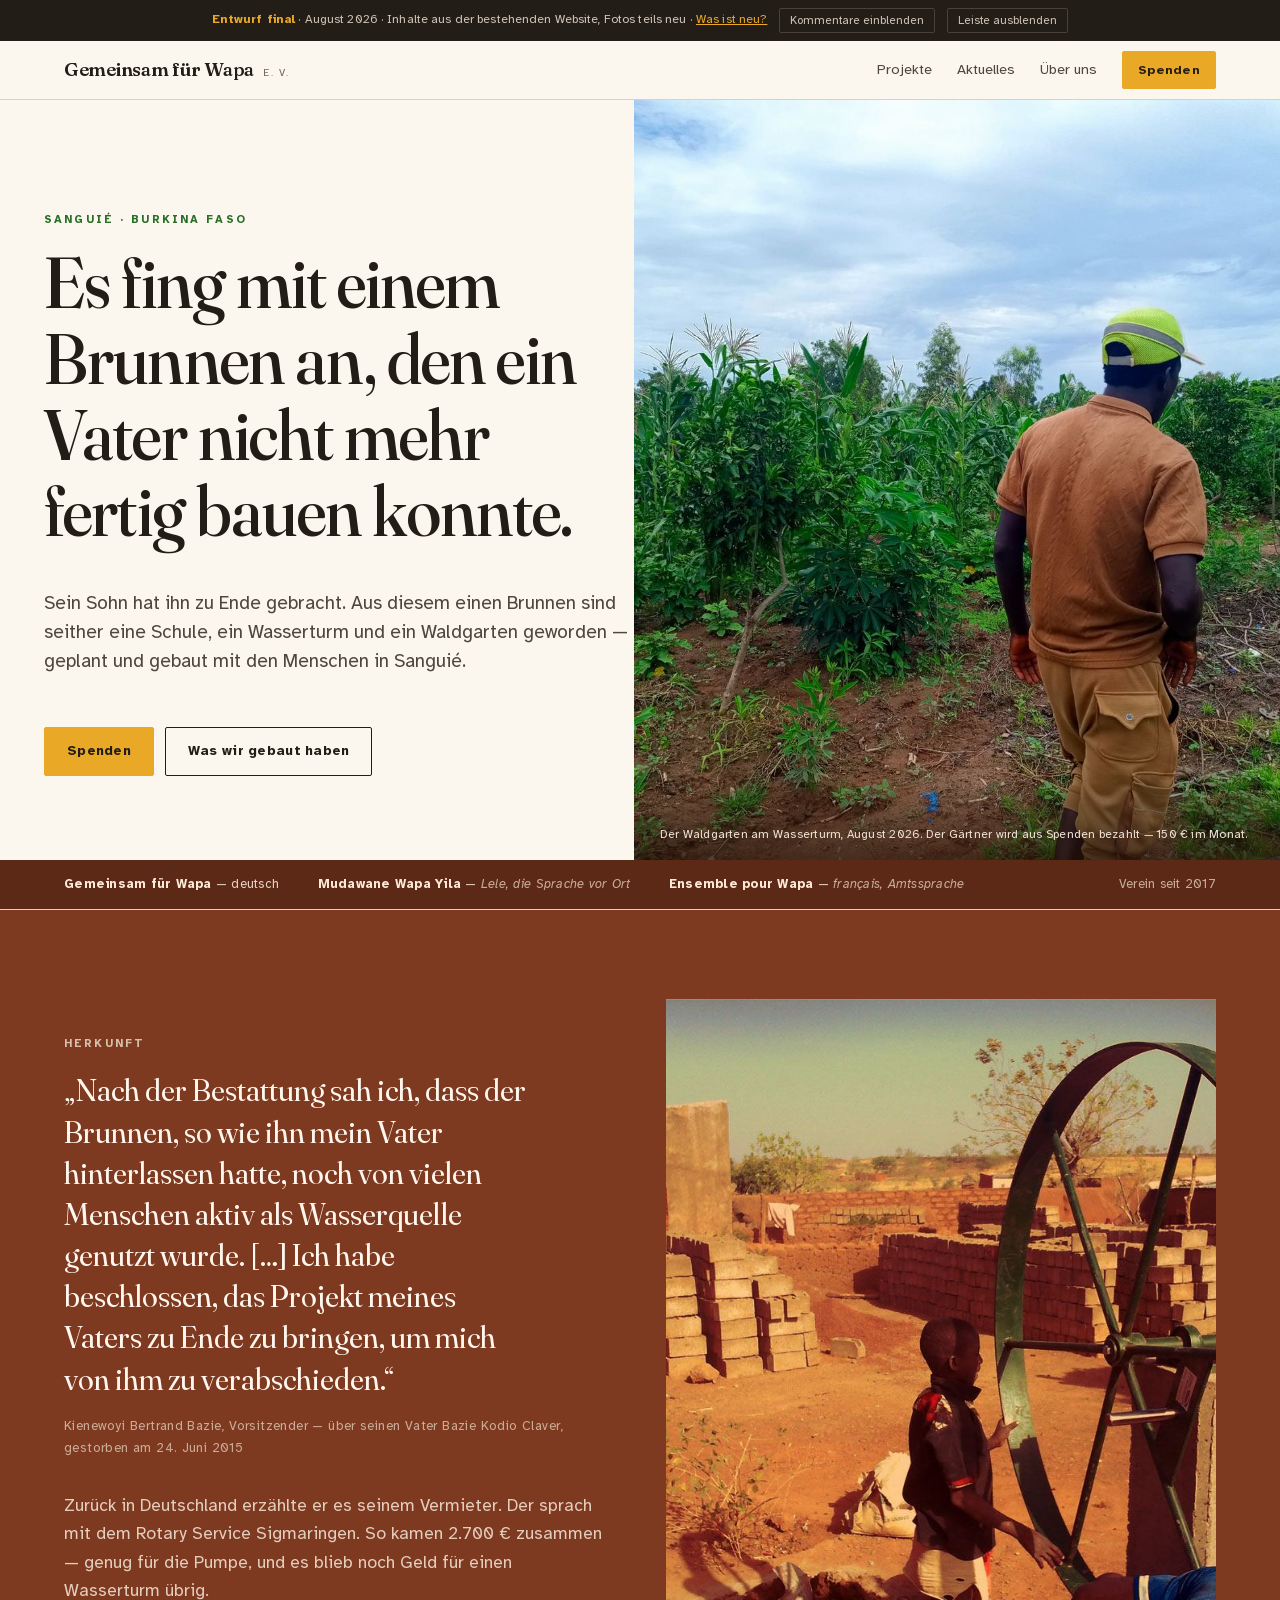
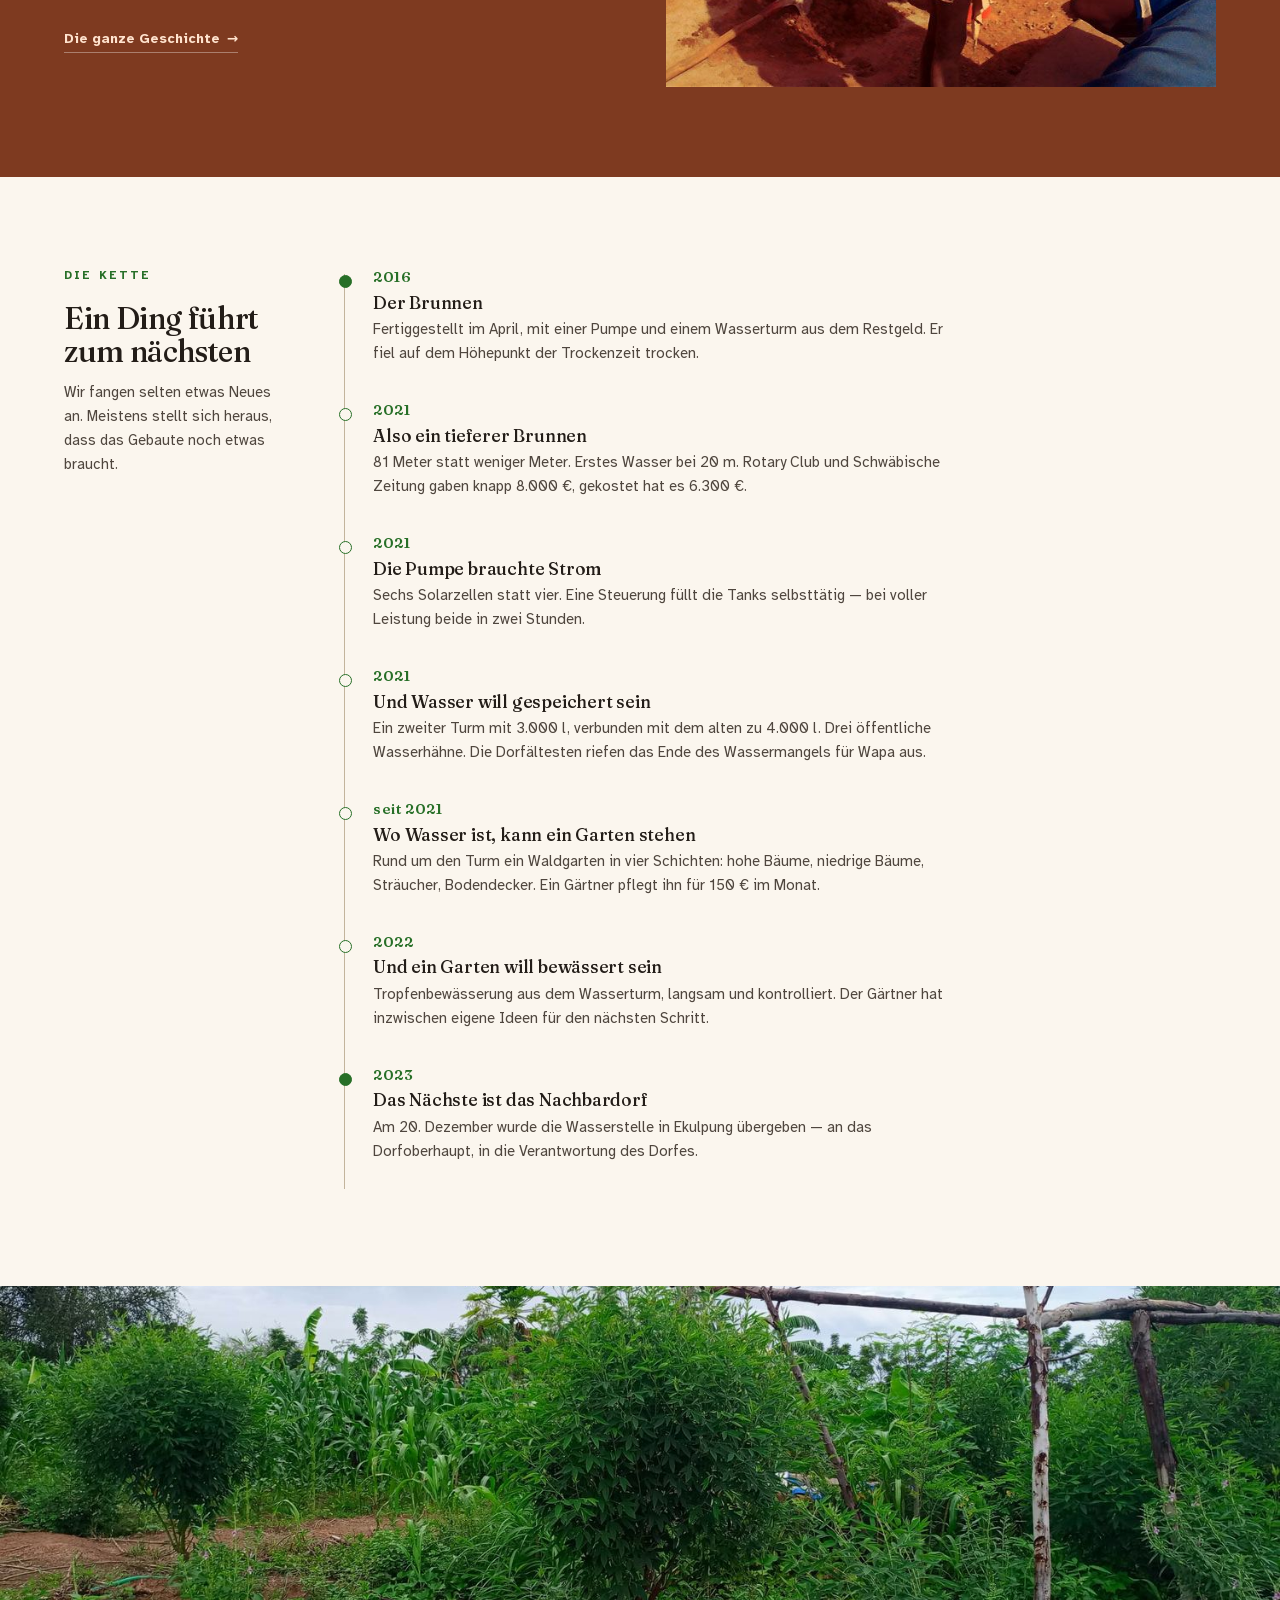
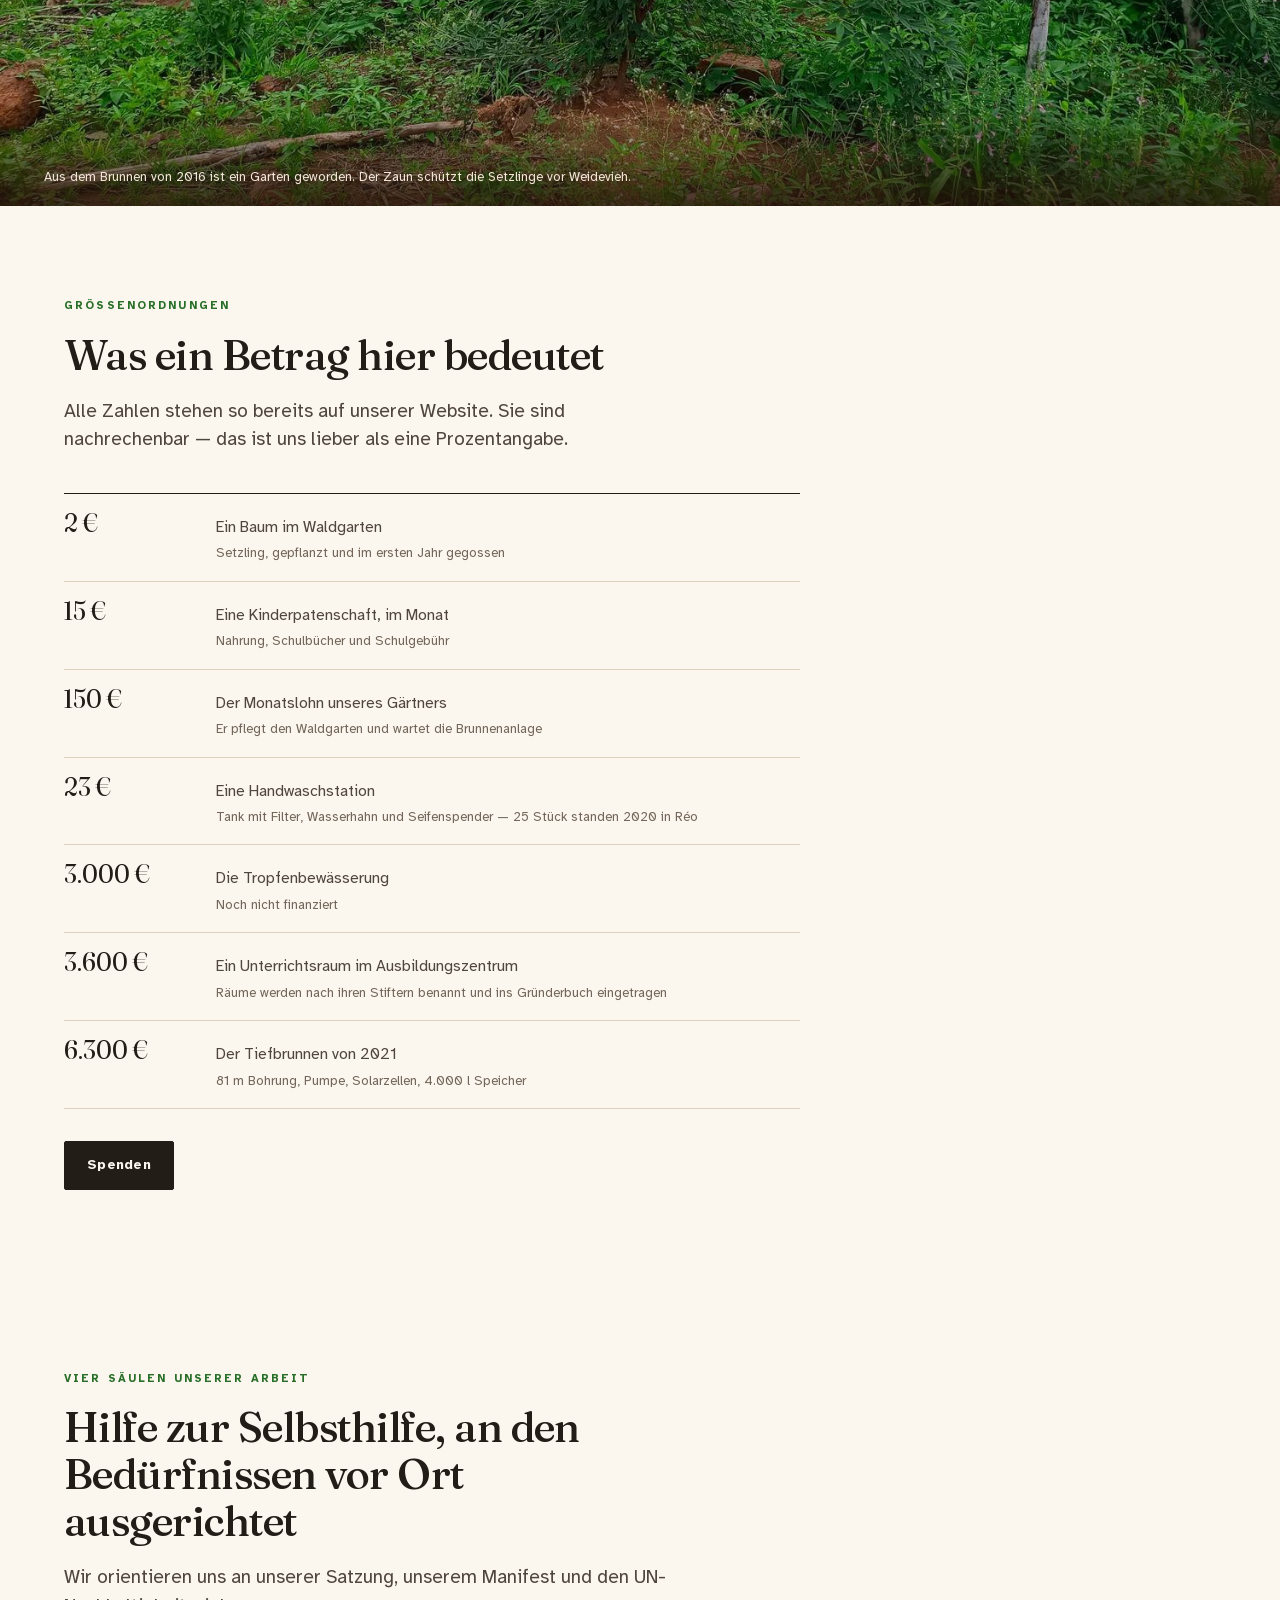
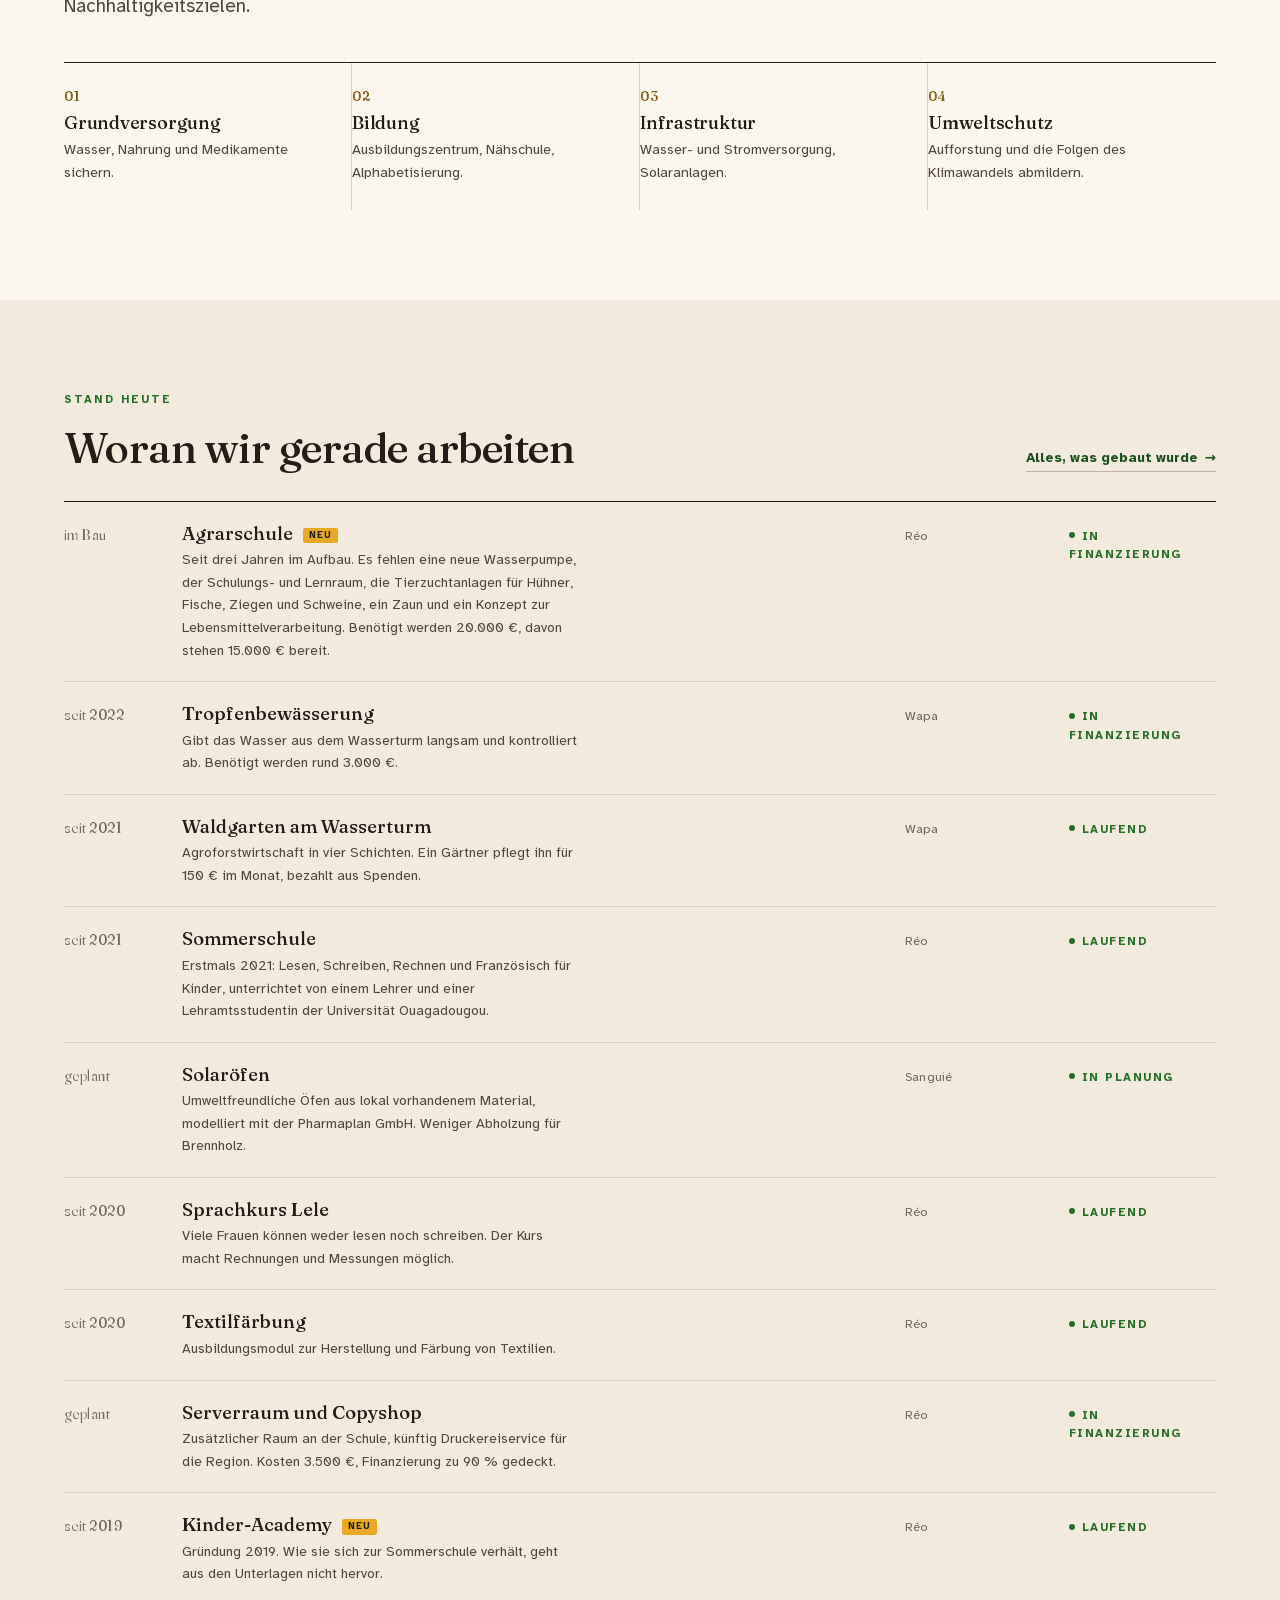
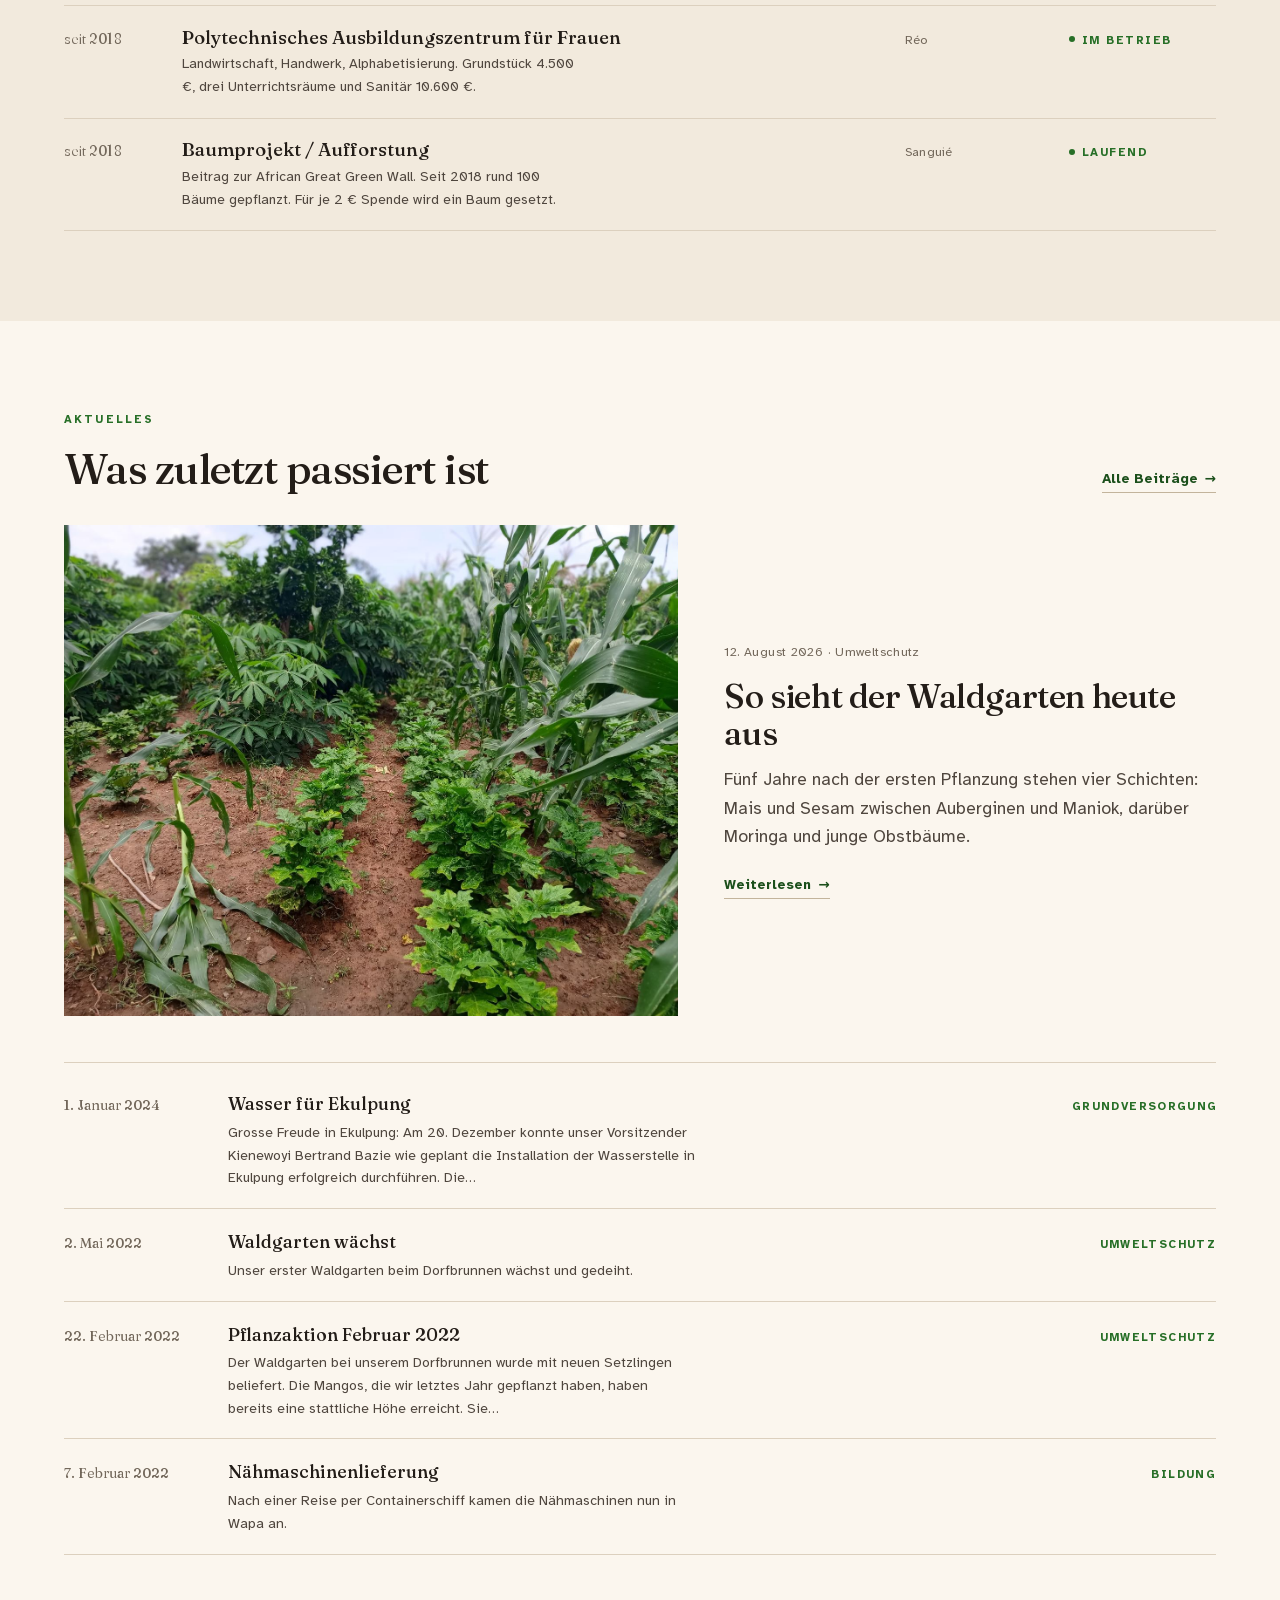
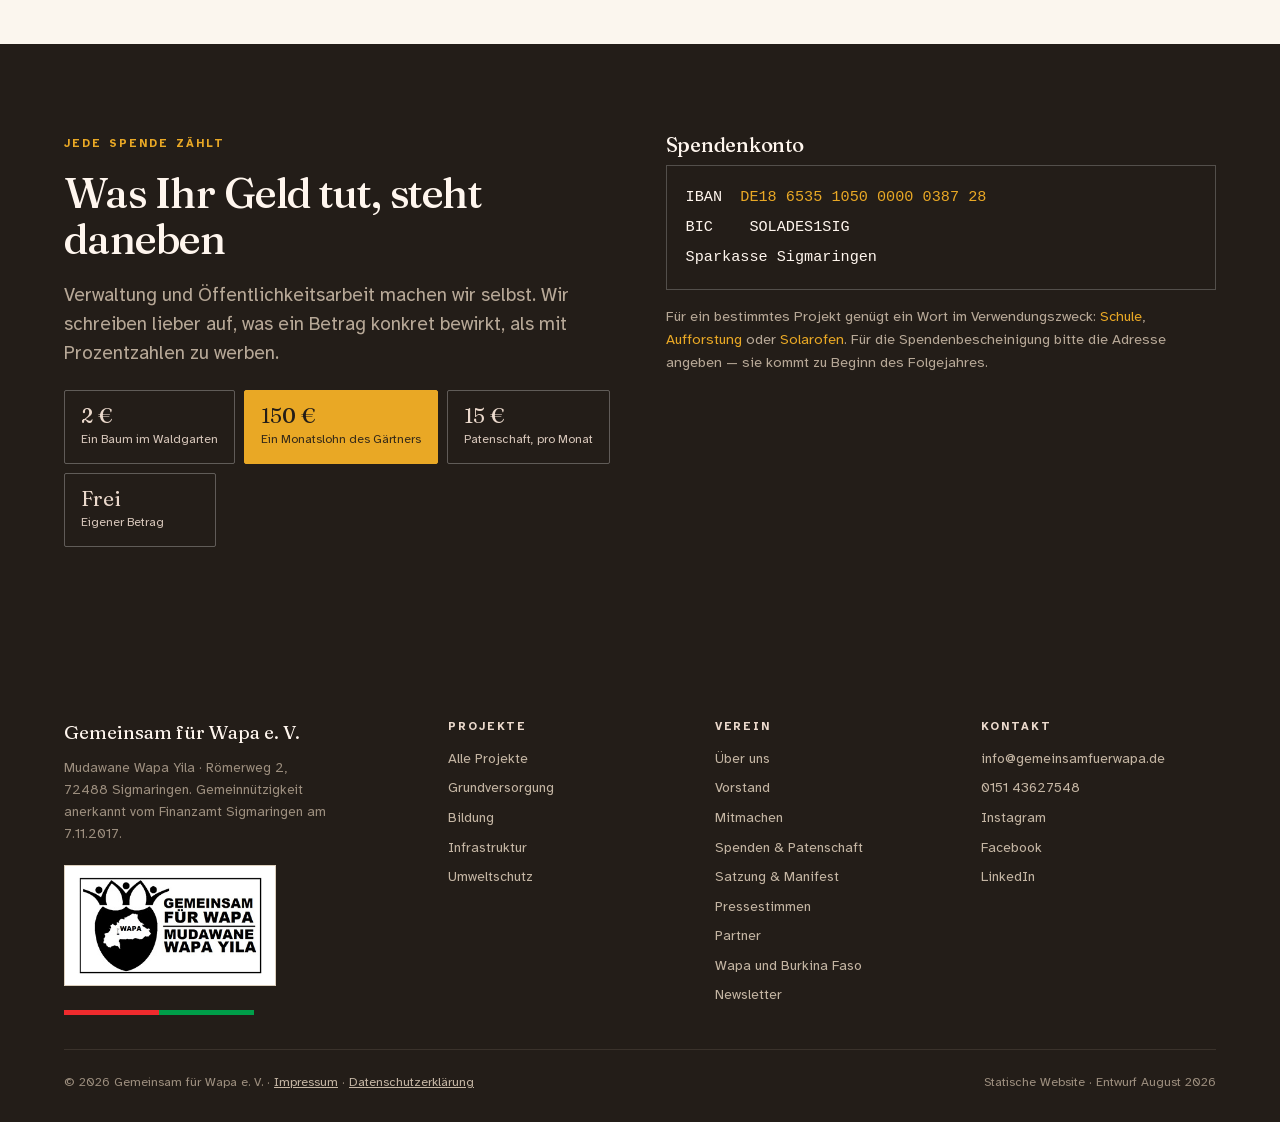
<file: index.html>
<!DOCTYPE html>
<html lang="de">
<head>
<meta charset="utf-8">
<meta name="robots" content="noindex, nofollow">
<meta name="viewport" content="width=device-width, initial-scale=1">
<title>Gemeinsam für Wapa — Website-Entwurf</title>
<meta name="description" content="Entwurf für die neue Website von Gemeinsam für Wapa e. V. Aus einem Brunnen in Burkina Faso sind eine Schule, ein Wasserturm und ein Waldgarten geworden.">
<meta name="author" content="Gemeinsam für Wapa e. V.">
<!-- Vorschau beim Teilen in Messengern und E-Mail -->
<link rel="canonical" href="https://marksmagister.github.io/wapa-website-entwurf/">
<meta property="og:url" content="https://marksmagister.github.io/wapa-website-entwurf/">
<meta property="og:type" content="website">
<meta property="og:locale" content="de_DE">
<meta property="og:title" content="Gemeinsam für Wapa — Website-Entwurf">
<meta property="og:description" content="Entwurf für die neue Vereinswebsite. Aus einem Brunnen in Burkina Faso sind eine Schule, ein Wasserturm und ein Waldgarten geworden.">
<meta property="og:image" content="https://marksmagister.github.io/wapa-website-entwurf/assets/fotos/20-32-45.jpg">
<meta property="og:image:alt" content="Der Gärtner blickt über den Waldgarten am Wasserturm in Wapa">
<meta name="twitter:card" content="summary_large_image">
<meta name="theme-color" content="#7E3A20">
<link rel="stylesheet" href="fonts.css">
<style>
/* =========================================================================
   GEMEINSAM FÜR WAPA — Entwurf final, August 2026
   Farbwerte Grün/Gold unverändert aus dem Markenleitfaden.
   NEU vorgeschlagen: Laterit (Erdrot) als Flächenfarbe, wärmere Neutraltöne,
   anderer Schriftschnitt. Begründung siehe Leiste oben.
   ========================================================================= */
:root{
  /* aus dem Leitfaden übernommen */
  --gruen:#276F27; --gruen-dark:#1B4F1B; --gruen-soft:#E7EFE4;
  --gold:#E9A825;  --gold-text:#7E5910;

  /* NEU: Laterit — die Bodenfarbe von Sanguié */
  --erde:#7E3A20; --erde-tief:#5C2916; --erde-hell:#B4592F; --erde-soft:#F3E2D8;

  /* wärmere Neutraltöne statt der kühlen Grautöne */
  --ink:#231D18; --body:#4F463E; --leise:#72675A;
  --papier:#FBF6EE; --papier2:#F2EADD; --linie:#DCD0BE; --linie-stark:#C3B49C;

  --max:1240px; --mess:34rem;
  --d:'Fraunces',Georgia,serif;
  --t:'Atkinson Hyperlegible',system-ui,-apple-system,sans-serif;
}
*{box-sizing:border-box}
html{scroll-behavior:smooth}
body{margin:0;background:var(--papier);color:var(--body);font-family:var(--t);font-size:17.5px;line-height:1.62;-webkit-font-smoothing:antialiased;font-synthesis:none}
img{display:block;max-width:100%}
a{color:inherit}
p{margin:0 0 1.05em;max-width:var(--mess)}

h1,h2,h3{font-family:var(--d);font-weight:500;color:var(--ink);margin:0 0 .42em;
  font-variation-settings:'SOFT' 18,'WONK' 0,'opsz' 60;line-height:1.08;letter-spacing:-.012em}
h1{font-size:clamp(2.6rem,5.6vw,4.4rem);font-variation-settings:'SOFT' 24,'WONK' 1,'opsz' 120}
h2{font-size:clamp(1.85rem,3.4vw,2.7rem)}
h3{font-size:1.28rem;font-variation-settings:'SOFT' 14,'WONK' 0,'opsz' 30}

/* Kolumnentitel — kleine Versalzeile, ersetzt die üblichen Icon-Badges */
.kt{font-family:var(--t);font-size:.7rem;font-weight:700;letter-spacing:.19em;
  text-transform:uppercase;color:var(--leise);display:block;margin-bottom:1.1rem}
.kt.gruen{color:var(--gruen)} .kt.gold{color:var(--gold)} .kt.hell{color:#D8BFA9}

.lede{font-size:1.19rem;line-height:1.52;color:var(--body);max-width:38rem}
.wrap{max-width:var(--max);margin:0 auto;padding:0 clamp(20px,4vw,44px)}
.eng{max-width:52rem}

/* Ziffern: Tabellenziffern, damit Register und Preisliste sauber untereinander stehen */
.zahl{font-family:var(--d);font-variant-numeric:tabular-nums lining-nums;
  font-variation-settings:'SOFT' 0,'WONK' 0,'opsz' 100;font-weight:400}

/* ---------- Entwurfsleiste ---------- */
#bar{background:var(--ink);color:#CFC3B4;font-size:.76rem;padding:8px 20px;display:flex;
  gap:12px;align-items:center;justify-content:center;flex-wrap:wrap;letter-spacing:.01em}
#bar b{color:var(--gold);font-weight:700}
#bar button{background:none;border:1px solid #4B4038;color:#CFC3B4;padding:2px 10px;
  font:inherit;font-size:.72rem;cursor:pointer;border-radius:2px}
#bar button:hover{border-color:#8A7B6C;color:#fff}

/* ---------- Randnotiz statt gelber Kasten ---------- */
.rn{border-left:2px solid var(--gold);padding:2px 0 2px 16px;margin:26px 0;
  font-size:.85rem;line-height:1.5;color:var(--body);max-width:40rem}
.rn b{color:var(--ink)}
/* auf den dunklen Flächen muss die Randnotiz mitziehen */
.erde .rn,.dunkel .rn{color:#E0C9B8;border-left-color:var(--gold)}
.erde .rn b,.dunkel .rn b{color:#FFF3E9}
body.clean .rn{display:none}
body.clean .nurnotiz{display:none}

/* ---------- Kopf ---------- */
header{position:sticky;top:0;z-index:60;background:rgba(251,246,238,.93);
  backdrop-filter:blur(10px);border-bottom:1px solid var(--linie)}
.nav{max-width:var(--max);margin:0 auto;padding:10px clamp(20px,4vw,44px);
  display:flex;align-items:center;gap:30px}
.mark{display:flex;align-items:baseline;gap:9px;text-decoration:none;margin-right:auto}
.mark .n{font-family:var(--d);font-size:1.16rem;font-weight:600;color:var(--ink);
  letter-spacing:-.015em;font-variation-settings:'SOFT' 20,'WONK' 1,'opsz' 40}
.mark .s{font-size:.66rem;letter-spacing:.15em;text-transform:uppercase;color:var(--leise)}
.menu{display:flex;gap:25px;align-items:center}
.menu a{text-decoration:none;font-size:.9rem;color:var(--body);padding:6px 0;
  border-bottom:1.5px solid transparent}
.menu a:hover,.menu a.on{color:var(--ink);border-color:var(--gruen)}
.burger{display:none;background:none;border:0;font-size:1.3rem;cursor:pointer;color:var(--ink)}

/* ---------- Schaltflächen: eckig, hairline, kein Schatten ---------- */
.b{display:inline-block;text-decoration:none;font-family:var(--t);font-weight:700;
  font-size:.86rem;letter-spacing:.02em;padding:12px 22px;border-radius:2px;
  border:1.5px solid var(--ink);background:var(--ink);color:var(--papier);
  transition:background .14s,color .14s,border-color .14s;cursor:pointer}
.b:hover{background:var(--gruen-dark);border-color:var(--gruen-dark)}
.b.gold{background:var(--gold);border-color:var(--gold);color:var(--ink)}
.b.gold:hover{background:#D4941B;border-color:#D4941B}
.b.leer{background:transparent;color:var(--ink)}
.b.leer:hover{background:var(--ink);color:var(--papier)}
.b.hell{background:transparent;color:var(--papier);border-color:rgba(255,255,255,.45)}
.b.hell:hover{background:var(--papier);color:var(--ink);border-color:var(--papier)}
.b.klein{padding:8px 15px;font-size:.78rem}

/* Textlink mit Pfeil — ersetzt „Mehr erfahren"-Buttons */
.pf{display:inline-flex;align-items:center;gap:.5em;text-decoration:none;
  font-weight:700;font-size:.85rem;color:var(--gruen-dark);
  border-bottom:1.5px solid var(--linie-stark);padding-bottom:2px}
.pf:hover{border-color:var(--gruen)}
.pf::after{content:"→";transition:transform .16s}
.pf:hover::after{transform:translateX(3px)}

section{padding:clamp(56px,7vw,104px) 0}
.erde{background:var(--erde);color:#EBD9CC}
.erde h1,.erde h2,.erde h3{color:#FFF6EE}
.erde .lede{color:#E3CDBD}
.dunkel{background:var(--ink);color:#CFC3B4}
.dunkel h2,.dunkel h3{color:#FFF6EE}
.dunkel .lede{color:#B7A897}
.papier2{background:var(--papier2)}
.hr{height:1px;background:var(--linie);border:0;margin:0}

/* =========================  HERO  ========================= */
.hero{display:grid;grid-template-columns:minmax(0,1fr) minmax(0,1.02fr);min-height:min(88vh,760px)}
.hero-t{padding:clamp(46px,6vw,88px) 0 clamp(38px,4vw,60px) clamp(20px,4vw,44px);
  display:flex;flex-direction:column;justify-content:center;
  max-width:calc(var(--max)/2 + 24px);margin-left:auto}
.hero-t h1{max-width:13ch}
.hero-t .lede{margin-top:.6rem}
.hero-cta{display:flex;gap:11px;flex-wrap:wrap;margin-top:2rem}
.hero-b{position:relative;overflow:hidden;background:var(--erde-tief)}
.hero-b img{width:100%;height:100%;object-fit:cover;object-position:52% 60%}
.hero-b figcaption{position:absolute;left:0;bottom:0;right:0;padding:52px 26px 16px;
  font-size:.74rem;color:#F0E2D6;letter-spacing:.02em;
  background:linear-gradient(to top,rgba(40,20,10,.72),transparent)}

/* Sprachband unter dem Hero */
.sprachen{background:var(--erde-tief);color:#E8D2C3;padding:14px 0}
.sprachen .wrap{display:flex;gap:clamp(16px,3vw,46px);flex-wrap:wrap;align-items:baseline;
  font-size:.8rem;letter-spacing:.02em}
.sprachen b{color:#FFE9D8;font-weight:700}
.sprachen i{font-style:italic;color:#C9AC97}

/* =====================  KETTE (Chronik)  ===================== */
.kette{display:grid;grid-template-columns:14rem 1fr;gap:clamp(24px,4vw,64px)}
.kette-l{position:sticky;top:96px;align-self:start}
.spur{position:relative;padding-left:34px}
.spur::before{content:"";position:absolute;left:5px;top:8px;bottom:8px;width:1px;background:var(--linie-stark)}
.gl{position:relative;padding:0 0 34px}
.gl::before{content:"";position:absolute;left:-34px;top:9px;width:11px;height:11px;
  border-radius:50%;background:var(--papier);border:1.5px solid var(--gruen)}
.gl.stark::before{background:var(--gruen)}
.gl .j{font-family:var(--d);font-variant-numeric:tabular-nums lining-nums;
  font-size:.92rem;color:var(--gruen);font-weight:600;letter-spacing:.04em}
.gl h3{margin:.15em 0 .3em;font-size:1.1rem}
.gl p{font-size:.93rem;margin:0;max-width:36rem;color:var(--body)}

/* =====================  PREISLISTE  ===================== */
.preise{border-top:1.5px solid var(--ink);max-width:46rem}
.pz{display:grid;grid-template-columns:7.5rem 1fr;gap:clamp(14px,3vw,32px);
  padding:17px 0;border-bottom:1px solid var(--linie);align-items:baseline}
.pz .b1{font-family:var(--d);font-variant-numeric:tabular-nums lining-nums;
  font-size:1.6rem;color:var(--ink);font-variation-settings:'SOFT' 10,'opsz' 90;line-height:1}
.pz .b2{font-size:.98rem}
.pz .b2 span{display:block;font-size:.83rem;color:var(--leise);margin-top:2px}

/* =====================  REGISTER  ===================== */
.filter{display:flex;gap:7px;flex-wrap:wrap;margin-bottom:26px}
.filter button{font:inherit;font-size:.79rem;font-weight:700;letter-spacing:.03em;
  padding:6px 14px;border:1px solid var(--linie-stark);background:transparent;
  color:var(--body);border-radius:2px;cursor:pointer}
.filter button:hover{border-color:var(--ink);color:var(--ink)}
.filter button.on{background:var(--ink);border-color:var(--ink);color:var(--papier)}

.reg{border-top:1.5px solid var(--ink)}
.rz{display:grid;grid-template-columns:5.6rem minmax(0,1fr) 8.5rem 9.2rem;
  gap:clamp(12px,2.4vw,28px);padding:19px 0;border-bottom:1px solid var(--linie);
  text-decoration:none;align-items:baseline;position:relative;transition:background .13s}
.rz:hover{background:var(--papier2)}
.rz .j{font-family:var(--d);font-variant-numeric:tabular-nums lining-nums;
  font-size:.92rem;color:var(--leise);letter-spacing:.03em;padding-top:.2em}
.rz .t{font-family:var(--d);font-size:1.17rem;color:var(--ink);font-weight:500;
  font-variation-settings:'SOFT' 14,'opsz' 30;line-height:1.2}
.rz .u{font-size:.87rem;color:var(--body);margin-top:.3em;max-width:44ch}
.rz .s{font-size:.79rem;color:var(--leise);letter-spacing:.02em;padding-top:.35em}
.rz .k{font-size:.72rem;font-weight:700;letter-spacing:.13em;text-transform:uppercase;
  color:var(--leise);padding-top:.45em}
/* was läuft, tritt hervor; Abgeschlossenes bleibt ruhig */
.rz .k.offen{color:var(--gruen)}
.rz .k.offen::before{content:"";display:inline-block;width:6px;height:6px;border-radius:50%;
  background:var(--gruen);margin-right:7px;vertical-align:.12em}
/* Vorschauplatte unten rechts — bewusst ortsfest statt am Zeiger klebend,
   damit sie nie den Text verdeckt, den man gerade liest */
.rz .vs{position:fixed;right:26px;bottom:26px;pointer-events:none;
  width:286px;height:214px;object-fit:cover;opacity:0;transform:translateY(6px);
  transition:opacity .18s,transform .18s;z-index:40;
  border:5px solid var(--papier);box-shadow:0 6px 26px rgba(35,29,24,.22);display:none}
@media(hover:hover) and (min-width:1080px){
  .rz .vs{display:block}
  .rz:hover .vs{opacity:1;transform:translateY(0)}
}

/* =====================  AKTUELLES  ===================== */
.lead{display:grid;grid-template-columns:1.25fr 1fr;gap:clamp(22px,3.6vw,54px);
  align-items:center;text-decoration:none;padding-bottom:clamp(28px,4vw,46px);
  border-bottom:1px solid var(--linie);margin-bottom:8px}
.lead img{width:100%;aspect-ratio:5/4;object-fit:cover}
.lead h3{font-size:clamp(1.6rem,2.7vw,2.15rem);font-variation-settings:'SOFT' 20,'WONK' 1,'opsz' 80}
.meta{font-size:.79rem;color:var(--leise);letter-spacing:.03em}

/* Dritte Spalte fasst „Grundversorgung" in Versalien — 4,5 rem taten das nicht
   und schoben jede Beitragsliste über den Rand hinaus. */
.liste a{display:grid;grid-template-columns:8.5rem minmax(0,1fr) 9rem;gap:clamp(12px,2.4vw,28px);
  padding:18px 0;border-bottom:1px solid var(--linie);text-decoration:none;align-items:baseline}
.liste a > *{min-width:0}
.liste a:hover{background:var(--papier2)}
.liste .d{font-family:var(--d);font-variant-numeric:tabular-nums lining-nums;
  font-size:.86rem;color:var(--leise)}
.liste .t{font-family:var(--d);font-size:1.12rem;color:var(--ink);font-weight:500;
  font-variation-settings:'SOFT' 14,'opsz' 30}
.liste .x{font-size:.88rem;color:var(--body);margin-top:.25em;max-width:52ch}
.liste .k{font-size:.71rem;font-weight:700;letter-spacing:.12em;text-transform:uppercase;
  color:var(--gruen);text-align:right}

/* =====================  SPENDEN  ===================== */
.iban{font-family:ui-monospace,SFMono-Regular,Menlo,monospace;font-size:.95rem;
  line-height:2;color:#FFF6EE;border:1px solid rgba(255,255,255,.22);padding:16px 19px}
.iban b{color:var(--gold);font-weight:400}
.betrag{display:flex;gap:9px;flex-wrap:wrap;margin:22px 0 20px}
.betrag button{font:inherit;text-align:left;min-width:9.5rem;padding:13px 16px;cursor:pointer;
  background:transparent;border:1px solid rgba(255,255,255,.28);color:#EBD9CC;border-radius:2px}
.betrag button:hover{border-color:var(--gold)}
.betrag button.on{background:var(--gold);border-color:var(--gold);color:var(--ink)}
.betrag .a{font-family:var(--d);font-variant-numeric:tabular-nums lining-nums;
  font-size:1.32rem;display:block;line-height:1.1}
.betrag .w{font-size:.77rem;display:block;margin-top:3px;opacity:.9}

/* =====================  ZITAT  ===================== */
.zitat{font-family:var(--d);font-size:clamp(1.35rem,2.5vw,1.95rem);line-height:1.32;
  font-variation-settings:'SOFT' 26,'WONK' 1,'opsz' 90;font-weight:400;
  color:#FFF6EE;max-width:26ch;margin:0}
.zitat + .q{font-size:.82rem;color:#C9AC97;margin-top:1.1rem;letter-spacing:.03em}

/* =====================  RASTER  ===================== */
.zwei{display:grid;grid-template-columns:1fr 1fr;gap:clamp(24px,4vw,66px);align-items:center}
.zwei img{width:100%;aspect-ratio:4/3;object-fit:cover}
.drei{display:grid;grid-template-columns:repeat(3,1fr);gap:clamp(12px,2vw,20px)}
.drei img{width:100%;aspect-ratio:1;object-fit:cover}
.saeulen{display:grid;grid-template-columns:repeat(4,1fr);gap:0;border-top:1.5px solid var(--ink)}
.saeule{padding:22px 22px 26px 0;border-right:1px solid var(--linie)}
.saeule:last-child{border-right:0}
.saeule .n{font-family:var(--d);font-variant-numeric:lining-nums;font-size:.85rem;
  color:var(--gold-text);letter-spacing:.05em}
.saeule h3{font-size:1.13rem;margin:.35em 0 .3em}
.saeule p{font-size:.89rem;margin:0}


/* =====================  LOGOSTEMPEL  =====================
   Die Logodatei hat einen eingebrannten schwarzen Rahmen und keine Transparenz.
   Statt das zu kaschieren, wird sie als Stempel auf hellem Grund gezeigt —
   so, wie ein Verein sein Zeichen unter ein Dokument setzt. Auf hellem Grund
   greift zusätzlich mix-blend-mode, damit kein weißer Kasten stehen bleibt. */
.stempel{display:inline-block;background:#fff;padding:11px 13px;border:1px solid var(--linie);
  line-height:0;max-width:212px}
.stempel img{width:100%;height:auto;aspect-ratio:auto;object-fit:fill}
.stempel.auf-hell{background:transparent;border:0;padding:0}
.stempel.auf-hell img{mix-blend-mode:multiply}

/* =====================  VOLLBILDBAND  =====================
   Ein Bild in voller Breite als Atemzug zwischen den textlastigen Abschnitten.
   Bewusst ohne Datumsangabe — es soll nicht altern. */
.vollbild{margin:0;position:relative}
.vollbild img{width:100%;height:clamp(260px,42vw,520px);object-fit:cover;object-position:50% 62%}
.vollbild figcaption{position:absolute;left:0;right:0;bottom:0;
  padding:64px clamp(20px,4vw,44px) 18px;font-size:.82rem;color:#F3E4D8;
  background:linear-gradient(to top,rgba(40,20,10,.78),transparent)}

/* =====================  BILDSTRECKE (in Beiträgen)  ===================== */
.wg{display:grid;grid-template-columns:repeat(4,1fr);grid-auto-rows:190px;
  gap:clamp(8px,1.2vw,14px)}
.wg figure{margin:0;position:relative;overflow:hidden}
.wg img{width:100%;height:100%;object-fit:cover}
.wg .gr{grid-column:span 2;grid-row:span 2}
.wg figcaption{position:absolute;left:0;right:0;bottom:0;padding:26px 13px 9px;
  font-size:.74rem;color:#FFF3E9;line-height:1.35;
  background:linear-gradient(to top,rgba(40,20,10,.8),transparent);opacity:0;transition:opacity .18s}
.wg figure:hover figcaption{opacity:1}
@media(max-width:860px){
  .wg{grid-template-columns:1fr 1fr;grid-auto-rows:150px}
  .wg .gr{grid-column:span 2;grid-row:span 2}
  .wg figcaption{opacity:1}
}


/* =====================  ROLLEN (Mitmachen)  =====================
   Kein Bilderraster zur Zierde — was gesucht wird, steht als Liste da. */
.rollen{border-top:1px solid rgba(255,255,255,.3)}
.ro{padding:14px 0;border-bottom:1px solid rgba(255,255,255,.18)}
.ro-t{font-family:var(--d);font-size:1.06rem;color:#FFF6EE;font-weight:500;
  font-variation-settings:'SOFT' 14,'opsz' 30}
.ro-u{font-size:.87rem;color:#E0C9B8;margin-top:.15em}


/* =====================  PROJEKTSEITE  ===================== */
.fakten{display:grid;grid-template-columns:repeat(4,1fr);gap:14px;border-top:1.5px solid var(--ink);
  border-bottom:1px solid var(--linie);padding:14px 0;margin-bottom:.4rem}
.fakten span{display:block;font-size:.68rem;font-weight:700;letter-spacing:.13em;
  text-transform:uppercase;color:var(--leise);margin-bottom:4px}
.fakten b{font-family:var(--d);font-weight:500;font-size:1.02rem;color:var(--ink);
  font-variation-settings:'SOFT' 14,'opsz' 30}
.fakten b.gruen{color:var(--gruen)}
.ohnebild{border-left:2px solid var(--linie-stark);padding-left:16px;color:var(--leise);
  font-size:.9rem;margin:1.6rem 0}
.dl{display:grid;gap:10px;margin:1.6rem 0 2rem}
.dl a{display:flex;flex-direction:column;gap:2px;text-decoration:none;padding:14px 16px;
  border:1px solid var(--linie);background:#fff;border-radius:2px}
.dl a:hover{border-color:var(--gruen)}
.dl b{font-family:var(--d);font-weight:500;color:var(--ink);font-size:1.02rem}
.dl span{font-size:.8rem;color:var(--leise)}
.hinweis{border-left:3px solid var(--gold);background:var(--papier2);padding:16px 18px;
  margin:0 0 2rem;font-size:.94rem;line-height:1.55}
.hinweis b{color:var(--ink)}
@media(max-width:640px){.fakten{grid-template-columns:1fr 1fr}}
/* Register innerhalb einer Textspalte: vier Spalten passen dort nicht */
.artikel .rz{grid-template-columns:5rem 1fr auto;row-gap:3px;padding:15px 0}
.artikel .rz .u{max-width:none}
.artikel .rz .s{grid-column:2;font-size:.76rem;padding-top:0}
.artikel .rz .k{grid-row:1;grid-column:3;text-align:right;padding-top:.3em}
@media(max-width:640px){
  .artikel .rz{grid-template-columns:1fr}
  .artikel .rz .s,.artikel .rz .k{grid-column:1;grid-row:auto;text-align:left}
}


/* Beschreibungszeilen mit breiter Marke (Vorstand, Rollen, Dokumente).
   Als Klasse, nicht inline — inline hätte jede Media Query überstimmt und
   machte auf schmalen Geräten den ganzen Grid-Track zu breit. */
.pz.pz-def{grid-template-columns:13rem 1fr}
@media(max-width:620px){
  .pz.pz-def{grid-template-columns:1fr;row-gap:3px}
}
/* Grid-Kinder dürfen schrumpfen; ohne min-width:0 wächst eine 1fr-Spur
   auf die min-content-Breite ihres Inhalts und sprengt den Container. */
.zwei > *,.kette > *,.saeulen > *,.fg > *,.reg > *,.preise > *{min-width:0}


/* =====================  PRESSE  ===================== */
.pz-presse{display:block;text-decoration:none;padding:15px 0;border-bottom:1px solid var(--linie)}
.pz-presse:hover{background:var(--papier2)}
.pq{display:block;font-size:.72rem;font-weight:700;letter-spacing:.13em;
  text-transform:uppercase;color:var(--gruen);margin-bottom:5px}
.pt{display:block;font-family:var(--d);font-size:1.08rem;color:var(--ink);font-weight:500;
  font-variation-settings:'SOFT' 14,'opsz' 30;line-height:1.28}
.pstand{display:block;font-size:.78rem;color:var(--leise);margin-top:5px}
.presseliste{border-top:1.5px solid var(--ink)}


/* Markierung für Angaben aus den neuen Quellen, die der Vorstand noch nicht
   bestätigt hat. Sie verschwindet, sobald `neu` aus den Daten fällt. */
.neu{display:inline-block;font-family:var(--t);font-size:.6rem;font-weight:700;
  letter-spacing:.12em;text-transform:uppercase;vertical-align:.22em;
  background:var(--gold);color:var(--ink);padding:2px 6px;border-radius:2px;margin-left:6px}


/* =====================  VORSTAND  ===================== */
.menschen{border-top:1.5px solid var(--ink);max-width:56rem}
.mensch{display:grid;grid-template-columns:13rem 1fr;gap:clamp(18px,3vw,40px);
  padding:30px 0;border-bottom:1px solid var(--linie);align-items:start}
.mensch > *{min-width:0}
.mportrait img{width:100%;aspect-ratio:4/5;object-fit:cover}
.keinbild{width:100%;aspect-ratio:4/5;background:var(--papier2);
  border:1px dashed var(--linie-stark);display:grid;place-items:center}
.keinbild span{font-size:.76rem;color:var(--leise);text-align:center;line-height:1.4}
.mtext h2{font-size:1.5rem;margin:0 0 .15em}
.mrolle{font-size:.72rem;font-weight:700;letter-spacing:.13em;text-transform:uppercase;
  color:var(--gruen);margin-bottom:1rem}
.mtext p{font-size:.97rem}
.zit{font-family:var(--d);font-size:1.12rem;line-height:1.4;color:var(--ink);
  font-variation-settings:'SOFT' 22,'WONK' 1,'opsz' 60;border-left:2px solid var(--gruen);
  padding-left:16px;margin-top:1.2em}
.zit span{display:block;font-family:var(--t);font-size:.76rem;color:var(--leise);
  margin-top:.6em;font-variation-settings:normal}
.mquelle{font-size:.76rem;color:var(--leise);margin-top:1rem;padding-top:.7rem;
  border-top:1px solid var(--linie)}
@media(max-width:640px){.mensch{grid-template-columns:1fr}.mportrait{max-width:11rem}}


.quellen{font-size:.82rem;color:var(--leise);border-top:1px solid var(--linie);padding-top:.9rem;margin-top:1.8rem}


/* =====================  TASTATURBEDIENUNG  =====================
   Es gab bislang keine einzige Fokusregel. Die Voreinstellung des Browsers ist
   auf hellem Grund gerade noch zu sehen, auf Laterit und Tinte praktisch nicht.
   :focus-visible trifft nur die Tastatur, nicht den Mausklick. */
:focus-visible{outline:3px solid var(--gruen);outline-offset:3px;border-radius:2px}
.erde :focus-visible,.dunkel :focus-visible,#bar :focus-visible,footer :focus-visible{outline-color:var(--gold)}
.hero-b :focus-visible{outline-color:#fff}

/* Sprungmarke für Tastatur und Screenreader */
.sprung{position:absolute;left:-9999px;top:0;z-index:100;background:var(--ink);color:var(--papier);
  padding:12px 20px;text-decoration:none;font-weight:700;font-size:.9rem}
.sprung:focus{left:0}

@media (prefers-reduced-motion: reduce){
  *,*::before,*::after{animation-duration:.01ms !important;transition-duration:.01ms !important}
  html{scroll-behavior:auto}
}

/* =====================  ARTIKEL  ===================== */
.artikel{max-width:38rem;margin-inline:auto}
.artikel p{font-size:1.07rem;max-width:none}
.artikel a{overflow-wrap:break-word}
.artikel h2{font-size:1.6rem;margin-top:1.8em}
.artikel img.gross{width:100%;aspect-ratio:16/9;object-fit:cover;margin:0 0 30px}
.kopf{padding:clamp(38px,5vw,68px) 0 0}
.krume{font-size:.79rem;color:var(--leise);margin-bottom:12px;letter-spacing:.02em}
.krume a{color:var(--gruen-dark)}

/* =====================  FUSS  ===================== */
footer{background:var(--ink);color:#9C8E7E;padding:60px 0 30px;font-size:.87rem}
footer h4{font-family:var(--t);font-size:.7rem;letter-spacing:.17em;text-transform:uppercase;
  color:#EBD9CC;margin:0 0 13px;font-weight:700}
footer a{color:#C4B5A3;text-decoration:none;display:block;margin-bottom:7px;overflow-wrap:anywhere}
footer a:hover{color:var(--gold)}
.fg{display:grid;grid-template-columns:1.5fr 1fr 1fr 1fr;gap:32px;padding-bottom:34px;
  border-bottom:1px solid #3A322B}
.fu{padding-top:22px;display:flex;justify-content:space-between;gap:18px;flex-wrap:wrap;font-size:.79rem}
.flagge{display:flex;height:5px;max-width:190px;margin-top:16px}
.flagge span{flex:1}

/* =====================  RESPONSIV  ===================== */
@media(max-width:1000px){
  .hero{grid-template-columns:1fr;min-height:0}
  .hero-t{max-width:none;margin:0;padding:44px clamp(20px,4vw,44px) 40px}
  .hero-b{min-height:56vh}
  .kette{grid-template-columns:1fr;gap:22px}
  .kette-l{position:static}
  .saeulen{grid-template-columns:1fr 1fr}
  .saeule{border-bottom:1px solid var(--linie);padding-right:18px}
  .saeule:nth-child(2n){border-right:0}
}
/* Der Fuß hatte bislang keine eigene Regel und behielt vier Spalten —
   das allein machte jede Seite auf dem Handy 580 px breit. */
@media(max-width:900px){
  .fg{grid-template-columns:1fr 1fr;gap:26px 28px}
  .fg > div:first-child{grid-column:1 / -1}
}
@media(max-width:520px){
  .fg{grid-template-columns:1fr;gap:22px}
  .fg > div:first-child{grid-column:auto}
}

@media(max-width:760px){
  .menu{display:none} .burger{display:block}
  .menu.auf{display:flex;position:absolute;top:100%;left:0;right:0;flex-direction:column;
    gap:0;background:var(--papier);border-bottom:1px solid var(--linie);padding:8px 0}
  .menu.auf a{padding:11px clamp(20px,4vw,44px);border-bottom:0}
  .zwei,.lead{grid-template-columns:1fr}
  .rz{grid-template-columns:4.6rem 1fr;row-gap:5px}
  .rz .s,.rz .k{grid-column:2}
  .liste a{grid-template-columns:1fr;row-gap:3px}
  .liste .k{text-align:left}
  .saeulen{grid-template-columns:1fr}
  .saeule{border-right:0}
  .drei{grid-template-columns:1fr 1fr}
  .pz{grid-template-columns:5.6rem 1fr}
}
</style>
</head>
<body class="clean">

<a class="sprung" href="#app">Zum Inhalt springen</a>
<div id="bar">
  <span><b>Entwurf final</b> · August 2026 · Inhalte aus der bestehenden Website, Fotos teils neu · <a href="#/neu" style="color:var(--gold)">Was ist neu?</a></span>
  <button onclick="document.body.classList.toggle('clean')">Kommentare einblenden</button>
  <button onclick="document.getElementById('bar').style.display='none'">Leiste ausblenden</button>
</div>

<header>
  <div class="nav">
    <a class="mark" href="#/">
      <span class="n">Gemeinsam für Wapa</span>
      <span class="s">e.&nbsp;V.</span>
    </a>
    <nav class="menu" id="menu" aria-label="Hauptmenü">
      <a href="#/projekte">Projekte</a>
      <a href="#/aktuelles">Aktuelles</a>
      <a href="#/ueber-uns">Über uns</a>
      <a class="b gold klein" href="#/spenden">Spenden</a>
    </nav>
    <button class="burger" onclick="document.getElementById('menu').classList.toggle('auf')">☰</button>
  </div>
</header>

<main id="app" tabindex="-1"></main>

<footer>
  <div class="wrap">
    <div class="fg">
      <div>
        <div style="font-family:var(--d);font-size:1.2rem;color:#FFF6EE;font-variation-settings:'SOFT' 20,'WONK' 1">Gemeinsam für Wapa e.&nbsp;V.</div>
        <p style="margin:.7em 0 0;font-size:.85rem;max-width:30ch">Mudawane Wapa Yila · Römerweg 2, 72488 Sigmaringen. Gemeinnützigkeit anerkannt vom Finanzamt Sigmaringen am 7.11.2017.</p>
        <div class="stempel" style="margin-top:20px">
          <img src="assets/logo.jpg" alt="Vereinslogo: drei Figuren mit erhobenen Armen über einem Schild mit dem Umriss Burkina Fasos">
        </div>
        <div class="flagge"><span style="background:#EF2B2D"></span><span style="background:#009E49"></span></div>
      </div>
      <div>
        <h4>Projekte</h4>
        <a href="#/projekte">Alle Projekte</a>
        <a href="#/projekte/Grundversorgung">Grundversorgung</a>
        <a href="#/projekte/Bildung">Bildung</a>
        <a href="#/projekte/Infrastruktur">Infrastruktur</a>
        <a href="#/projekte/Umweltschutz">Umweltschutz</a>
      </div>
      <div>
        <h4>Verein</h4>
        <a href="#/ueber-uns">Über uns</a>
        <a href="#/vorstand">Vorstand</a>
        <a href="#/spenden">Mitmachen</a>
        <a href="#/spenden">Spenden &amp; Patenschaft</a>
        <a href="#/satzung">Satzung &amp; Manifest</a>
        <a href="#/presse">Pressestimmen</a>
        <a href="#/partner">Partner</a>
        <a href="#/burkina-faso">Wapa und Burkina Faso</a>
        <a href="#/ueber-uns">Newsletter</a>
      </div>
      <div>
        <h4>Kontakt</h4>
        <a href="mailto:info@gemeinsamfuerwapa.de">info@gemeinsamfuerwapa.de</a>
        <a href="tel:+4915143627548">0151 43627548</a>
        <a href="https://www.instagram.com/gemeinsamfuerwapa/">Instagram</a>
        <a href="https://www.facebook.com/groups/1878369855725767/">Facebook</a>
        <a href="https://www.linkedin.com/company/gemeinsam-f%C3%BCr-wapa/">LinkedIn</a>
      </div>
    </div>
    <div class="fu">
      <span>© 2026 Gemeinsam für Wapa e.&nbsp;V. · <a href="#/impressum" style="display:inline;text-decoration:underline">Impressum</a> · <a href="#/datenschutz" style="display:inline;text-decoration:underline">Datenschutzerklärung</a></span>
      <span>Statische Website · Entwurf August 2026</span>
    </div>
  </div>
</footer>

<script>
/* ---------------------------------------------------------------------------
   BILDER
   N(...) = neue Fotos aus "other assets" (August 2026, 2304×1728, unkomprimiert)
   W(...) = noch von der alten Website gestreamt — bis die Originale aus
            wp-content/uploads gezogen sind. Alle Personen-, Schul- und
            Wasserbilder fallen bis dahin in diese Kategorie.
   --------------------------------------------------------------------------- */
/* Aufnahmen aus der Präsentation „Projektbedarf“ (08/2026). Geringere Auflösung
   als die Waldgarten-Fotos — für mittlere Formate, nicht für Titelbilder. */
/* Das Vereinslogo, wie es ist: 300×158 px, JPG, schwarzer Rahmen eingebrannt,
   keine Transparenz, kein Vektororiginal auffindbar (Entscheidung 1). */
const LOGO = 'assets/logo.jpg';

const B = {
  /* neu, hochauflösend (2304×1728) — Waldgarten Wapa, August 2026.
     Ohne die sieben Aufnahmen mit „TECNO CAMON 20"-Wasserzeichen. */
  gaertner:      'assets/fotos/20-32-45.jpg',            /* Gärtner blickt über den Garten */
  obstgarten:    'assets/fotos/20-32-453.jpg',  /* Obstbäume, Zaun aus Astwerk */
  mais:          'assets/fotos/20-32-451.jpg',  /* Maiskolben */
  aubergine:     'assets/fotos/20-32-44.jpg',            /* Auberginenreihe auf Laterit */
  mischkultur:   'assets/fotos/20-32-442.jpg',  /* Maniok, Mais, Schlauch */
  maisreihen:    'assets/fotos/20-32-432.jpg',
  sesam:         'assets/fotos/20-32-431.jpg',  /* Sesam mit rosa Blüten */
  maniok:        'assets/fotos/20-32-42.jpg',            /* Maniokstrauch */
  moringa:       'assets/fotos/20-32-422.jpg',  /* Moringa-Setzlinge */
  moringabaum:   'assets/fotos/20-32-421.jpg',  /* Moringa und Banane */
  moringafeld:   'assets/fotos/20-32-411.jpg',
  moringasesam:  'assets/fotos/20-32-412.jpg',
  guave:         'assets/fotos/20-32-41.jpg',            /* Blattdetail */
  reihen:        'assets/fotos/20-32-401.jpg',  /* Reihen: Mais, Aubergine, Maniok */
  jungpflanzen:  'assets/fotos/20-32-403.jpg',
  hibiskus:      'assets/fotos/20-31-10.jpg',            /* Roselle, rote Stiele */
  blattdetail:   'assets/fotos/20-31-111.jpg',
  /* neu, aus der Präsentation Projektbedarf (08/2026) */
  bertrandSolar: 'assets/fotos-2026/bertrand-solaranlage.jpg',
  dorfWasser:    'assets/fotos-2026/dorfversammlung-wasserstelle.jpg',
  uebergabe:     'assets/fotos-2026/uebergabe-wasserstelle.jpg',
  wasserLaeuft:  'assets/fotos-2026/wasser-laeuft.jpg',
  turmMontage:   'assets/fotos-2026/wasserturm-montage.jpg',
  turmKran:      'assets/fotos-2026/wasserturm-kran.jpg',
  papaya:        'assets/fotos-2026/papaya-bananen.jpg',
  ernte:         'assets/fotos-2026/ernte-bananen-erdnuesse.jpg',
  bananenhain:   'assets/fotos-2026/besuch-bananenhain.jpg',
  bananen:       'assets/fotos-2026/bananenernte.jpg',
  zitrus:        'assets/fotos-2026/zitrus-kontrolle.jpg',
  verarbeitung:  'assets/fotos-2026/lebensmittelverarbeitung.jpg',
  agrarfeld:     'assets/fotos-2026/agrarschule-feld.jpg',

  /* alt, von der Live-Website */
  ekulpung: 'assets/archiv/ekulpung.jpg',
  ekulpung2: 'assets/archiv/ekulpung2.jpg',
  ekulpung3: 'assets/archiv/ekulpung3.jpg',
  wasserturm: 'assets/archiv/wasserturm.jpg',
  brunnen: 'assets/archiv/brunnen.jpg',
  zentrum: 'assets/archiv/zentrum.jpg',
  naeh: 'assets/archiv/naeh.jpg',
  seife: 'assets/archiv/seife.jpg',
  solar: 'assets/archiv/solar.jpg',
  sprachkurs: 'assets/archiv/sprachkurs.jpg',
  textil: 'assets/archiv/textil.jpg',
  pflanz: 'assets/archiv/pflanz.jpg',
  garten: 'assets/archiv/garten.jpg',
  baum: 'assets/archiv/baum.jpg'
};

/* --------------------------------------------------------------------------- */
const rn = t => '<div class="rn">' + t + '</div>';

/* Projektregister — Jahr, Titel, Ort, Säule, Stand. Zahlen wörtlich von der
   bestehenden Website übernommen. */
/* Projektregister. `y` = Jahr der letzten bekannten Aktivität, danach wird sortiert.
   `img` nur dort, wo das Foto dieses Projekt auch wirklich zeigt — geplante und
   noch nicht gebaute Vorhaben bekommen bewusst keins. Ein Bild neben etwas, das
   es noch nicht gibt, behauptet mehr als wahr ist. */
const REG = [
  {y:2016, j:'2016', slug:'wasser-fuer-wapa', t:'Wasser für Wapa',                   u:'Der erste Brunnen — die Idee von Bertrands Vater Bazie Kodio Claver. Finanziert aus 2.700 € Spenden des Rotary Service Sigmaringen.', o:'Wapa', k:'Grundversorgung', s:'Abgeschlossen', img:B.brunnen},
  {y:2018, j:'seit 2018', slug:'ausbildungszentrum', t:'Polytechnisches Ausbildungszentrum für Frauen', u:'Landwirtschaft, Handwerk, Alphabetisierung. Grundstück 4.500 €, drei Unterrichtsräume und Sanitär 10.600 €.', o:'Réo', k:'Bildung', s:'Im Betrieb', img:B.zentrum},
  {y:2018, j:'seit 2018', slug:'baumprojekt', t:'Baumprojekt / Aufforstung',          u:'Beitrag zur African Great Green Wall. Seit 2018 rund 100 Bäume gepflanzt. Für je 2 € Spende wird ein Baum gesetzt.', o:'Sanguié', k:'Umweltschutz', s:'Laufend', img:B.moringa},
  {y:2019, j:'2019', slug:'solaranlage', t:'Solaranlage',                       u:'Prototyp gebaut in Hohentengen bei E hoch 4, geplant und finanziert von Kirchner GmbH und ISC Konstanz.', o:'Wapa', k:'Infrastruktur', s:'Abgeschlossen', img:B.solar},
  {y:2020, j:'2020', slug:'corona-hilfsaktion', t:'Corona-Hilfsaktion',                u:'25 Handwaschstationen an öffentlichen Plätzen, 1,5 t Getreide an 60 Haushalte. Jede Station 23 €.', o:'Réo · Wapa', k:'Grundversorgung', s:'Abgeschlossen', img:null},
  {y:2020, j:'2020', slug:'seifenherstellung', t:'Seifenherstellung',                 u:'Ausbildungsmodul in der Nähschule Yi o kando. 28 Frauen haben teilgenommen und stellen seither eigene Seife her.', o:'Réo', k:'Bildung', s:'Abgeschlossen', img:B.seife},
  {y:2020, j:'seit 2020', slug:'sprachkurs-lele', t:'Sprachkurs Lele',                   u:'Viele Frauen können weder lesen noch schreiben. Der Kurs macht Rechnungen und Messungen möglich.', o:'Réo', k:'Bildung', s:'Laufend', img:B.sprachkurs},
  {y:2020, j:'seit 2020', slug:'textilfaerbung', t:'Textilfärbung',                     u:'Ausbildungsmodul zur Herstellung und Färbung von Textilien.', o:'Réo', k:'Bildung', s:'Laufend', img:B.textil},
  {y:2020, j:'geplant', slug:'serverraum', t:'Serverraum und Copyshop',           u:'Zusätzlicher Raum an der Schule, künftig Druckereiservice für die Region. Kosten 3.500 €, Finanzierung zu 90 % gedeckt.', o:'Réo', k:'Bildung', s:'In Finanzierung', img:null},
  {y:2021, j:'2021', slug:'tiefbrunnen', t:'Tiefbrunnen und Wasserturm',        u:'81 m tief, Pumpe auf 50 m, 2 m³/h, sechs Solarzellen. Zwei Tanks zu 4.000 l, drei öffentliche Wasserhähne.', o:'Wapa', k:'Infrastruktur', s:'Abgeschlossen', img:B.wasserturm},
  {y:2021, j:'seit 2021', slug:'waldgarten', t:'Waldgarten am Wasserturm',          u:'Agroforstwirtschaft in vier Schichten. Ein Gärtner pflegt ihn für 150 € im Monat, bezahlt aus Spenden.', o:'Wapa', k:'Umweltschutz', s:'Laufend', img:B.gaertner},
  {y:2021, j:'seit 2021', slug:'sommerschule', t:'Sommerschule',                      u:'Erstmals 2021: Lesen, Schreiben, Rechnen und Französisch für Kinder, unterrichtet von einem Lehrer und einer Lehramtsstudentin der Universität Ouagadougou.', o:'Réo', k:'Bildung', s:'Laufend', img:null},
  {y:2021, j:'geplant', slug:'solaroefen', t:'Solaröfen',                         u:'Umweltfreundliche Öfen aus lokal vorhandenem Material, modelliert mit der Pharmaplan GmbH. Weniger Abholzung für Brennholz.', o:'Sanguié', k:'Umweltschutz', s:'In Planung', img:null},
  {y:2022, j:'2022', slug:'naehmaschinen', t:'Nähmaschinenlieferung',             u:'Gespendete Maschinen, per Containerschiff nach Wapa gebracht.', o:'Wapa', k:'Bildung', s:'Abgeschlossen', img:B.naeh},
  {y:2022, j:'seit 2022', slug:'tropfenbewaesserung', t:'Tropfenbewässerung',                u:'Gibt das Wasser aus dem Wasserturm langsam und kontrolliert ab. Benötigt werden rund 3.000 €.', o:'Wapa', k:'Umweltschutz', s:'In Finanzierung', img:null},
  {y:2018, j:'2018', slug:'pumpe-tukon', t:'Wasserpumpe in Tukon', u:'Zweite Pumpenanlage, in der Vereinschronik für 2018 verzeichnet.', o:'Tukon', k:'Grundversorgung', s:'Abgeschlossen', img:null, neu:'Projektbedarf 08/2026'},
  {y:2019, j:'seit 2019', slug:'kinder-academy', t:'Kinder-Academy', u:'Gründung 2019. Wie sie sich zur Sommerschule verhält, geht aus den Unterlagen nicht hervor.', o:'Réo', k:'Bildung', s:'Laufend', img:null, neu:'Projektbedarf 08/2026'},
  {y:2023, j:'2023', slug:'lagerraum-tierzucht', t:'Lagerraum und Schweinezucht', u:'Bau des Lagerraums, Beginn der Schweinezucht, Gründung der Arbeitsgruppe vor Ort.', o:'Réo', k:'Infrastruktur', s:'Abgeschlossen', img:B.agrarfeld, neu:'Projektbedarf 08/2026'},
  {y:2024, j:'2024', slug:'baeume-2024', t:'700 Bäume auf dem Gelände der Agrarschule', u:'Der Bestand auf dem Gelände der Agrarschule wurde auf 700 Bäume gebracht. Im Mai 2025 kamen 100 Setzlinge nach, weil aus der ersten Pflanzung einige eingegangen waren — 700 ist also der gepflegte Bestand, nicht die Summe aller Pflanzungen.', o:'Sanguié', k:'Umweltschutz', s:'Abgeschlossen', img:B.papaya, neu:'Projektbedarf 08/2026'},
  {y:2025, j:'2025', slug:'wasser-banakio', t:'Solar-Wasseranlage Banakio', u:'Im Oktober 2025 in Betrieb genommen. Christen und Muslime teilen sich die Wasserstelle — die Schwäbische Zeitung hat darüber berichtet.', o:'Banakio', k:'Grundversorgung', s:'Abgeschlossen', img:B.dorfWasser, neu:'Projektbedarf 08/2026 · Presse 11/2025'},
  {y:2025, j:'2025', slug:'zweites-wassersystem', t:'Zweites Wassersystem', u:'In der Chronik für 2025 verzeichnet. Ein Ort ist nicht angegeben — vermutlich eine weitere Anlage in der Region Réo.', o:'Sanguié', k:'Grundversorgung', s:'Abgeschlossen', img:null, neu:'Projektbedarf 08/2026'},
  {y:2026, j:'im Bau', slug:'agrarschule', t:'Agrarschule', u:'Seit drei Jahren im Aufbau. Es fehlen eine neue Wasserpumpe, der Schulungs- und Lernraum, die Tierzuchtanlagen für Hühner, Fische, Ziegen und Schweine, ein Zaun und ein Konzept zur Lebensmittelverarbeitung. Benötigt werden 20.000 €, davon stehen 15.000 € bereit.', o:'Réo', k:'Bildung', s:'In Finanzierung', img:B.verarbeitung, neu:'Projektbedarf 08/2026'},
  {y:2023, j:'2023', slug:'wasserstelle-ekulpung', t:'Wasserstelle Ekulpung',             u:'Am 20. Dezember 2023 in Anwesenheit des Dorfoberhaupts übergeben und in die Verantwortung des Dorfes gelegt.', o:'Ekulpung', k:'Grundversorgung', s:'Abgeschlossen', img:B.ekulpung2}
];
/* Projekttexte. Gekürzt aus den bestehenden Seiten des Vereins — die Formulierungen
   sind seine eigenen, nicht neu erfunden. Wo die alte Seite nichts hergab, steht
   nur die Kurzbeschreibung aus dem Register. */
const PTEXT = {
 'wasser-fuer-wapa': `<p>Das Projekt war die Idee von Bertrands Vater, Bazie Kodio Claver. Mit dem Bau eines Brunnens wollte er den Einwohnern seines Dorfes helfen. Am 24. Juni 2015 starb er nach einer kurzen Krankheit von nur zwei Tagen.</p>
  <p>Nach der Bestattung war der Brunnen, so wie ihn sein Vater hinterlassen hatte, noch von vielen Menschen als Wasserquelle in Gebrauch. Zurück in Deutschland erzählte Bertrand seinem Vermieter davon; der sprach mit dem Rotary Service Sigmaringen. Insgesamt kamen 2.700 Euro zusammen — genug für eine Pumpe, und es blieb Geld für einen Wasserturm übrig.</p>
  <p>Fertiggestellt wurde der Brunnen im April 2016. Es zeigte sich bald, dass er nicht ausreichte: Auf dem Höhepunkt der Trockenzeit fiel er trocken, und die Pumpe war bei fallendem Pegel nicht mehr leistungsfähig genug. Daraus wurde das Projekt <a href="#/projekt/tiefbrunnen">Tiefbrunnen und Wasserturm</a>.</p>`,
 'tiefbrunnen': `<p>Anfang 2021 spendeten der Rotary Club Sigmaringen und die Schwäbische Zeitung zusammen knapp 8.000 Euro. Die Projektkosten lagen bei rund 6.300 Euro, sodass die Arbeiten beginnen konnten. Ostern 2021 fing die beauftragte Firma mit den Bohrungen an.</p>
  <p>Bereits in 20 Metern Tiefe sprudelte das erste Wasser. Gebohrt wurde bis 81 Meter. Die Pumpe sitzt auf 50 Metern und schafft bei guten Bedingungen zwei Kubikmeter in der Stunde; dafür wurden sechs statt der geplanten vier Solarzellen installiert.</p>
  <p>Neben den alten Wasserturm mit 1.000 Litern kam ein neuer mit 3.000 Litern, beide zu einem Reservoir von 4.000 Litern verbunden. Eine Steuerung füllt die Tanks selbsttätig auf, sobald sie einen bestimmten Pegel unterschreiten — bei voller Leistung der Solarzellen sind beide in zwei Stunden voll. Der Öffentlichkeit stehen drei Wasserhähne zur Verfügung.</p>
  <p>Die Dorfältesten haben mit dem Abschluss dieses Projektes das Ende des Wassermangels für Wapa ausgerufen.</p>`,
 'waldgarten': `<p>Wo sich ein Garten besser anlegen ließe als direkt bei einem Wasserturm, ist schwer zu sagen. Rund um den neuen Turm ist deshalb ein Waldgarten entstanden.</p>
  <p>Angelegt ist er von Anfang an als gemischte Land- und Forstwirtschaft, sogenannte Agroforstwirtschaft, typischerweise in vier Schichten: hohe Bäume, niedrige Bäume, Sträucher und Bodendecker. Sind die Bäume größer, spenden sie Schatten und schaffen ein kühleres, feuchteres Kleinklima für die Nutzpflanzen darunter; die laubabwerfenden Arten bringen zusätzlich Dünger ein.</p>
  <p>Ein Experte für Baumschulen hat unseren Gärtner in der Pflege junger Bäume unterwiesen. Er erhält einen monatlichen Lohn von umgerechnet 150 Euro, den wir aus Spenden finanzieren. Der Rückhalt des Wassers während der Regenzeit ist durch parzellenartige Vertiefungen optimiert.</p>`,
 'ausbildungszentrum': `<p>Die wirtschaftliche Lage in Réo und der Provinz Sanguié verschlechtert sich mit dem zunehmenden Wassermangel. In einer patriarchalisch geprägten Kultur trifft das die Familien besonders: Männer versuchen aus Verzweiflung ihr Glück beim Goldwaschen oder im Exil, viele sterben bei dem Versuch. Dann übernimmt die Frau die Führung der Familie — nur haben die meisten Frauen nie eine Schule besucht, geschweige denn eine handwerkliche Ausbildung erhalten.</p>
  <p>Gemeinsam mit federführenden Frauen aus Réo ist deshalb ein Zentrum entstanden, das sich dieser Fragen annimmt. In Frauen zu investieren heißt, nachhaltig zu investieren. Angeboten werden Landwirtschaft (Feldbestellung, Gartenbau, Tierzucht) und Handwerk (Schneiderei, Seifenherstellung, Weberei).</p>
  <p>In der ersten Projektphase wurde ein Grundstück für 4.500 Euro gekauft, finanziert mit Spenden des Rotary Service Albstadt und der Schwäbischen Zeitung. Drei Unterrichtsräume und die Sanitärräume kosteten zusammen 10.600 Euro. Ein Raum entspricht 3.050 Euro; Räume werden nach ihren Stiftern benannt und diese ins Gründerbuch des Zentrums eingetragen.</p>
  <p>Für die staatliche Anerkennung braucht das Gebäude ausreichende Sanitäranlagen — und eine Mauer, die die Schülerinnen und Schüler vor Angriffen schützt. Mit der Anerkennung darf die Schule ein CQP ausstellen, ein auch in der EU anerkanntes Zertifikat, das eine Anstellung erleichtert und höhere Berufsausbildungen ermöglicht.</p>`,
 'baumprojekt': `<p>In Burkina Faso werden Bäume abgeholzt, um Feuerholz zu gewinnen. Die Folgen sind Bodenerosion, Austrocknung durch fehlenden Schatten und ein fallender Grundwasserspiegel. Der Staat hat die Provinzen deshalb zur Aufforstung verpflichtet; Burkina Faso liegt zudem in der Projektzone der <i>African Great Green Wall</i>, die eine Aufforstung quer durch die Sahelzone zum Ziel hat.</p>
  <p>Unser Beitrag: Die Menschen der Provinz Sanguié pflanzen Bäume und kümmern sich um sie, das Projekt stellt Setzlinge und Saatgut. Seit 2018 wurden rund 100 Bäume von den Frauen der Nähschule und anderen Bewohnern gepflanzt. Für je 2 Euro Spende wird ein Baum gesetzt.</p>
  <p>Der Ansatz ist Hilfe zur Selbsthilfe: Das Projekt soll zum Verständnis ökologischer Zusammenhänge beitragen und die Menschen in die Lage versetzen, eigenverantwortlich über Umweltschutz und Ernteschutz zu entscheiden. Ausgewählte Arten sind unter anderem Papaya, Mango, Cashew und Sheabutterbaum — Früchte für den Verkauf, Schatten, Dünger aus Laub.</p>`,
 'solaranlage': `<p>Ziel des Projektes war, die Wasseranlage, ein Lernzentrum und die Nähschule mit Strom zu versorgen. An der Planung beteiligt waren E&amp;M Wasseranlagenbau in Ravensburg, die Kirchner GmbH und das ISC Konstanz; unterstützt wurde es durch Spenden der Rotary Clubs Ebingen-Zollernalb und Sigmaringen.</p>
  <p>Ein Prototyp entstand in Hohentengen auf dem Gelände von E hoch 4. Über die Solarzellen werden die Wasseranlagen versorgt, wodurch die Menschen im Dorf eine bessere Wasserqualität erhalten. Als Gegenleistung für den Zugang zum Wasser pflanzt und versorgt jede Person einen Baum — beschrieben unter dem Motto „Ein Wasserhahn gleich ein Baum je Person“.</p>
  <p>Die Solarenergie ermöglicht außerdem ein Lernzentrum, in dem Schülerinnen und Schüler auch nach Sonnenuntergang arbeiten können.</p>`,
 'seifenherstellung': `<p>Der Verein setzt sich dafür ein, dass Mädchen und Frauen aus Wapa und der Umgebung in der Nähschule <i>Yi o kando</i> eine handwerkliche Ausbildung erhalten. Viele von ihnen sind bereits zwischen 20 und 30 Jahre alt und haben die Schule nicht abschließen können.</p>
  <p>Gelehrt werden Nähen, Kochen und die Herstellung von Seife; dazu Hygienestandards und Schutzmaßnahmen gegen infektiöse Krankheiten. An der Verbesserung der Seifenherstellung haben 28 Frauen teilgenommen. Sie stellen seither ihre eigene Seife her und führen diese Tätigkeit weiter, um ihren Lebensunterhalt zu finanzieren. Ermöglicht wurde das Projekt durch Spender aus Konstanz.</p>`,
 'sprachkurs-lele': `<p>In der Nähschule können viele Frauen weder lesen noch schreiben. Damit sie Rechnungen stellen und Maße nehmen können, wurde ein Kurs in Lele eingeführt — der Sprache, die vor Ort gesprochen wird.</p>`,
 'textilfaerbung': `<p>Ein Ausbildungsmodul beschäftigt sich mit der Herstellung und Färbung von Textilien. Auf der bestehenden Website sind dazu vor allem Videoaufnahmen aus der Werkstatt hinterlegt.</p>`,
 'sommerschule': `<p>Im Sommer 2021 wurde zum ersten Mal ein Sommerkurs angeboten. Die Schülerinnen und Schüler werden in Lesen, Schreiben, Rechnen und Französisch unterrichtet. Für das Projekt konnten ein Lehrer und eine Lehramtsstudentin der Universität Ouagadougou eingestellt werden.</p>`,
 'corona-hilfsaktion': `<p>Als das Coronavirus Burkina Faso erreichte, fehlte es in der Provinz von Wapa an fast allem: keine Beatmungsplätze, kaum Tests, eine lückenhafte Hygieneausstattung. Der Bürgermeister von Réo bat unseren Vorsitzenden um Hilfe.</p>
  <p>Im April wurden 25 provisorische Wasserspender mit Seife an öffentlichen Orten in und um Réo aufgestellt — ein bewährtes System aus Tank, Wasserfilter, Wasserhahn und Seifenspender. Eine Station kostet 23 Euro. Zusätzlich wurde Getreide an Bedürftige verteilt.</p>
  <p>Im weiteren Verlauf wurden noch einmal 1,5 Tonnen Getreide gekauft und in Einheiten zu 25 Kilogramm an insgesamt 60 Haushalte verteilt, um einer Hungersnot durch Ernteausfälle vorzubeugen. Alle Empfänger haben den Erhalt quittiert; aus Datenschutzgründen wird diese Liste nicht veröffentlicht.</p>`,
 'naehmaschinen': `<p>Nach einer Reise per Containerschiff kamen die gespendeten Nähmaschinen in Wapa an.</p>`,
 'agrarschule': `<p>Seit drei Jahren bauen wir parallel zu den laufenden Projekten eine Agrarschule auf. Junge Menschen sollen dort in der Landwirtschaft ausgebildet werden — und die neue Wasserpumpe, die dazugehört, versorgt zugleich das Dorf mit Trinkwasser.</p>
  <p>Was noch fehlt: die neue Wasserpumpe, die Fertigstellung des Schulungs- und Lernraums, die Tierzuchtanlagen für Hühner, Fische, Ziegen und Schweine, ein neuer Zaun und ein Konzept zur Lebensmittelverarbeitung. Mit der Verarbeitung eigener Produkte ist bereits begonnen worden.</p>
  <p><b>Benötigt werden 20.000 €. 15.000 € stehen bereits zur Verfügung.</b></p>`,
 'wasser-banakio': `<p>Im Oktober 2025 ging im Dorf Banakio eine solarbetriebene Wasseranlage in Betrieb. Finanziert wurde sie unter anderem aus einer Spende der Kirche.</p>
  <p>Das Besondere daran beschreibt die Schwäbische Zeitung: In einer Region, in der die Lage angespannt ist, teilen sich Christen und Muslime eine Wasserstelle — und tragen gemeinsam die Verantwortung dafür.</p>
  <p>Der Verein selbst schreibt dazu: Viele Dörfer in Burkina Faso leiden unter Gewalt und Vertreibung. Hier holen Christen und Muslime Wasser aus derselben Quelle und pflegen die Anlage gemeinsam. Die Menschen des Dorfes müssen dafür keine kilometerlangen Wege mehr auf sich nehmen.</p>`,
 'baeume-2024': `<p>Auf dem Gelände der Agrarschule stehen 700 Bäume. Im Mai 2025 wurden 100 Setzlinge nachgepflanzt, nachdem aus der ersten Pflanzung einige eingegangen waren — die 700 sind damit der gepflegte Bestand, nicht die Summe aller je gesetzten Bäume.</p>
  <p>Die Bäume bilden zugleich die Grundlage des Waldgartens. Neben Gemüse und Obstbäumen werden auch Cashewbäume angepflanzt.</p>`,
 'lagerraum-tierzucht': `<p>2023 entstand der Lagerraum, die Schweinezucht begann, und vor Ort gründete sich eine Arbeitsgruppe, die den Betrieb trägt.</p>`,
 'pumpe-tukon': `<p>Nach Wapa die zweite Pumpenanlage. Die Vereinschronik verzeichnet sie für 2018; auf der bestehenden Website kommt Tukon nicht vor.</p>`,
 'kinder-academy': `<p>2019 gegründet. Aus den vorliegenden Unterlagen geht nicht hervor, wie sich die Kinder-Academy zur Sommerschule verhält — ob dasselbe Angebot gemeint ist oder zwei verschiedene.</p>`,
 'zweites-wassersystem': `<p>Für 2025 verzeichnet die Chronik ein zweites Wassersystem. Ein Ort ist nicht angegeben — vermutlich eine weitere Anlage in der Region Réo. Das gehört geklärt, bevor der Eintrag öffentlich steht.</p>`,
 'wasserstelle-ekulpung': `<p>Am 20. Dezember 2023 konnte unser Vorsitzender die Installation der Wasserstelle in Ekulpung durchführen. Die Zapfstelle wurde in Anwesenheit des dortigen Vorstands und des Dorfoberhaupts offiziell freigegeben und in die Verantwortung des Dorfes übergeben.</p>
  <p>Ekulpung erhält damit den lang ersehnten Zugang zu fließendem Wasser.</p>`,
 'tropfenbewaesserung': `<p>Mit dem Waldgarten soll unter anderem die Aufforstung im Sahel vorangebracht werden. Beim neuen Brunnen ist dafür ein Pilotprojekt gestartet: Eine Tropfenbewässerung gibt das Wasser aus dem Wasserturm langsam und kontrolliert ab. Benötigt werden dafür rund 3.000 Euro.</p>
  <p><b>Zu prüfen:</b> Die Projektseite der bestehenden Website nennt einen Finanzierungsfortschritt von 0 %, während der Beitrag vom Februar 2022 die Anlage bereits als installiert beschreibt. Was davon stimmt, muss der Vorstand klären.</p>`,
 'serverraum': `<p>Die Schule soll um einen zusätzlichen Raum als Serverraum erweitert werden. Damit soll künftig ein Copyshop mit Druckereiservice für die Region betrieben werden. Die Kosten liegen bei 3.500 Euro, die Finanzierung ist zu 90 Prozent gedeckt.</p>`,
 'solaroefen': `<p>Jedes Jahr fließt viel Geld in Entwicklungsländer, damit Bäume gepflanzt werden, um die Ausbreitung der Wüste zu bremsen. Viele dieser Bäume sterben in der Trockenzeit an Wassermangel, andere werden nach einigen Jahren als Brennstoff abgeholzt. Das geschieht nicht aus mangelndem Umweltbewusstsein, sondern aus einem Mangel an Alternativen.</p>
  <p>Mit den Solaröfen soll den Menschen in den Dörfern die Möglichkeit eröffnet werden, aus vor Ort vorhandenem Material einen umweltfreundlichen Ofen zu bauen und zu nutzen. Modelliert wurden die Öfen mit einem Werkstudenten in Zusammenarbeit mit der Pharmaplan GmbH, dem Arbeitgeber unseres Vorsitzenden.</p>`
};

/* Pressestimmen. Jede Zeile trägt Quelle, Datum und Titel — die Angabe steht
   auch dann noch, wenn der Link stirbt. Drei von vier Originalen sind bereits
   tot (Stand 21.08.2026), deshalb der Archivlink als eigenes Feld.
   Kein Artikeltext übernommen: fremdes Urheberrecht, und der Verein hat eine
   eigene Urheberrechtsklausel im Impressum. */
const PRESSE = [
  {q:'Schwäbische Zeitung', d:'19. November 2025', t:'Solarbetriebener Brunnen vereint Religionen in Burkina Faso',
   u:'https://www.schwaebische.de/regional/sigmaringen/sigmaringen/eigentlich-moegen-sie-sich-nicht-aber-bei-diesem-thema-machen-sie-eine-ausnahme-4107881',
   stand:'', projekt:'wasser-bankio'},
  {q:'Schwäbische Zeitung', d:'6. Dezember 2024', t:'Er geht seit Jahren voran: „Afrika braucht keinen Babysitter“',
   u:'https://www.schwaebische.de/regional/sigmaringen/sigmaringen/er-geht-seit-jahren-voran-afrika-braucht-keinen-babysitter-3101632',
   stand:'', projekt:null},
  {q:'Schwäbische Zeitung', d:'2020', t:'Bäume mit mehrfachem Nutzen',
   u:'https://www.schwaebische.de/regional/sigmaringen/sigmaringen/baeume-mit-mehrfachem-nutzen-166198',
   stand:'', projekt:'baumprojekt'},
  {q:'Schwäbische Zeitung', d:'Spendenaktion', t:'Sigmaringer Projekte hoffen wieder auf Spenden',
   u:'https://www.schwaebische.de/regional/sigmaringen/sigmaringen/sigmaringer-projekte-hoffen-wieder-auf-spenden-2041830',
   stand:'', projekt:null},
  {q:'Südkurier', d:'2016', t:'Endlich Wasser für die Kinder von Wapa: Student baut Wasserturm in Burkina Faso',
   u:'https://www.suedkurier.de/region/linzgau/sigmaringen/Endlich-Wasser-fuer-die-Kinder-von-Wapa-Student-baut-Wasserturm-in-Burkina-Faso;art372574,8769693',
   stand:'', projekt:'wasser-fuer-wapa'},
  {q:'Le Stratège', d:'Burkina Faso, vor 2019', t:'Kienewoyi Bertrand Bazie : « de l’eau potable pour les populations locales, j’en fais le combat de ma vie »',
   u:null, archiv:'http://web.archive.org/web/20190907094640/http://lestratege.info:80/kienewoyi-bertrand-bazie-de-leau-potable-pour-les-populations-locales-jen-fais-le-combat-de-ma-vie/',
   stand:'Seite eingestellt', projekt:'wasser-fuer-wapa'},
  {q:'Schwäbische Zeitung', d:'26. Dezember 2020', t:'Eine Mauer für mehr Schutz',
   u:null, archiv:'http://web.archive.org/web/20220625040048/https://www.schwaebische.de/landkreis/landkreis-sigmaringen/sigmaringen_artikel,-eine-mauer-fuer-mehr-schutz-_arid,11302226.html',
   stand:'vom Verlag entfernt', projekt:'ausbildungszentrum'},
  {q:'Schwäbische Zeitung', d:'27. Dezember 2020', t:'Verein hilft Dorf in Burkina Faso beim Pflanzen von Bäumen',
   u:null, archiv:'http://web.archive.org/web/20220625051041/https://www.schwaebische.de/regional/sigmaringen/sigmaringen/baeume-mit-mehrfachem-nutzen-166198',
   stand:'vom Verlag entfernt', projekt:'baumprojekt'}
];

function presseZeile(a){
  const ziel = a.u || a.archiv;
  const marke = a.u ? '' : `<span class="pstand">${a.stand} · Fassung im Internet Archive</span>`;
  return `<a class="pz-presse" href="${ziel}" rel="noopener">
    <span class="pq">${a.q} · ${a.d}</span>
    <span class="pt">${a.t}</span>
    ${marke}
  </a>`;
}

/* Was gerade läuft — für die Startseite. Keine Auswahl nach Geschmack,
   sondern nach Stand: alles, was nicht abgeschlossen ist. */
const LAEUFT = s => s !== 'Abgeschlossen';

const NEWS = [
{slug:'waldgarten-august-2026', t:'So sieht der Waldgarten heute aus', k:'Umweltschutz',
   d:'12. August 2026', a:'Vorstand', img:B.reihen, galerie:[
     [B.reihen,'Mais, Auberginen und Maniok in derselben Reihe — die Mischkultur hält den Boden bedeckt.'],
     [B.maniok,'Maniok'],
     [B.sesam,'Sesam, blühend'],
     [B.aubergine,'Auberginen auf Laterit'],
     [B.moringafeld,'Moringa, im zweiten Jahr'],
     [B.mais,'Mais, kurz vor der Ernte'],
     [B.obstgarten,'Der Zaun schützt die Setzlinge vor Weidevieh.'],
     [B.hibiskus,'Roselle'],
     [B.mischkultur,'Der Schlauch der Tropfenbewässerung']],
   x:'Fünf Jahre nach der ersten Pflanzung stehen vier Schichten: Mais und Sesam zwischen Auberginen und Maniok, darüber Moringa und junge Obstbäume.',
   body:`<p style="font-size:1.16rem">Fünf Jahre nachdem rund um den Wasserturm die ersten Setzlinge in den Boden kamen, ist aus dem Versuchsfeld ein Garten geworden. Was 2021 als Pilotprojekt neben einem frisch gebohrten Brunnen begann, trägt heute in vier Schichten.</p>
     <p>Das Prinzip der Agroforstwirtschaft ist auf den Bildern gut zu erkennen: Zwischen den Maisreihen wachsen Auberginen, Maniok und Sesam; darüber stehen Moringa und junge Obstbäume, die in einigen Jahren Schatten spenden werden. Der Boden bleibt so das ganze Jahr bedeckt — die Humusschicht wird nicht von der Sonne verbrannt und die Nährstoffe werden in der Regenzeit nicht weggespült.</p>
     <p>Die Tropfenbewässerung aus dem Wasserturm läuft. Der Zaun aus Astwerk hält das Weidevieh ab, das in der Trockenzeit unbeaufsichtigt über das wenige Grün geht — ohne ihn wären die Setzlinge längst gefressen. Unser Gärtner, der den Garten pflegt und die Brunnenanlage wartet, hat inzwischen eigene Vorschläge, wie es weitergehen soll.</p>
     <p>Wenn die Bäume tief genug wurzeln, um selbst an das Grundwasser zu kommen, brauchen sie kein Gießwasser mehr. Dann sollen sie Schatten und Windschutz geben, die Bodenerosion bremsen und helfen, den Grundwasserspiegel zu heben. Bis dahin wird weiter gegossen.</p>`},
  {slug:'wasser-fuer-ekulpung', alt:'wasser-fuer-ekulpung', galerie:[[B.ekulpung2,'Die neue Zapfstelle'],[B.ekulpung3,'Übergabe an das Dorf'],[B.ekulpung,'Die Feier in Ekulpung']], t:"Wasser für Ekulpung", k:'Grundversorgung', d:'1. Januar 2024', a:'Caro Sickinger', img:B.ekulpung,
   x:"Grosse Freude in Ekulpung: Am 20. Dezember konnte unser Vorsitzender Kienewoyi Bertrand Bazie wie geplant die Installation der Wasserstelle in Ekulpung erfolgreich durchführen. Die…",
   body:`<p>Grosse Freude in Ekulpung: Am 20. Dezember konnte unser Vorsitzender Kienewoyi Bertrand Bazie wie geplant die Installation der Wasserstelle in Ekulpung erfolgreich durchführen. Die Zapfstelle wurde in Anwesenheit des dortigen Vorstands und des Dorfoberhaupts offiziell für die Bewohner:innen des Dorfes freigegeben und in ihre Verantwortung übergeben.</p>
     <p>Ekulpung erhält damit den lang ersehnten Zugang zu fließendem Wasser. Die Übergabe wurde groß gefeiert und der neue Brunnen mit Dankbarkeit und Freude von den Dorfbewohner:innen angenommen.</p>
     <p>Wir sind stolz darauf, dieses Weihnachtsgeschenk machen zu können und sind zuversichtlich, dass die nachhaltige Bereitstellung von sauberem Wasser das Leben der Bewohner:innen nachhaltig verbessern wird. Auch 2024 wollen wir weitere Projekte umsetzen, die das Wohlbefinden von Dorfgemeinschaften in der Region Réo (Burkina Faso) positiv beeinflussen.</p>
     <p>Herzlichen Dank allen Unterstützer:innen, Spender:innen und Beteiligten, die dazu beigetragen haben, dieses wichtige Vorhaben zu verwirklichen. Danke, dass wir dank Ihnen auch in Zukunft positive Veränderungen bewirken können. Unterstützen Sie uns auch 2024 weiter mit <a href="#/spenden" rel="noopener" style="text-decoration:underline">Ihrer Spende</a> oder helfen Sie jungen Frauen und Mädchen mit einer <a href="#/spenden" rel="noopener" style="text-decoration:underline">Schulpatenschaft</a>.</p>`},
  {slug:'waldgarten-waechst', alt:'waldgarten-waechst', t:"Waldgarten wächst", k:'Umweltschutz', d:'2. Mai 2022', a:'Thomas Harnisch', img:B.maisreihen,
   x:"Unser erster Waldgarten beim Dorfbrunnen wächst und gedeiht.",
   body:`<p>Unser erster Waldgarten beim Dorfbrunnen wächst und gedeiht.</p>
     <p>Die Wasserversorgung steht und wird aus dem neuen Wassertank gespeist.</p>
     <p>Das Konzept von Feldern mit eingestreuten Bäumen ist sehr gut erkennbar.</p>
     <p>Gemeinschaft aus Bäumen und Feldern</p>
     <p>Der Zaun dient dem Schutz vor Wildtierverbiss.</p>
     <p>Die Bäume werden in wenigen Jahren groß genug sein, sich über das Grundwasser selbst zu versorgen. Dann werden sie Schatten und Windschutz spenden und die Bodenerosion verringern. Außerdem helfen ihre Wurzeln dabei, das Grundwasserniveau zu heben.</p>
     <p><a href="#/projekt/waldgarten" rel="noopener" style="text-decoration:underline">Link zum Projekt</a></p>
     <p><a href="#/spenden" rel="noopener" style="text-decoration:underline">SPENDEN</a></p>`},
  {slug:'pflanzaktion-februar-2022', alt:'pflanzaktion-februar-2022', t:"Pflanzaktion Februar 2022", k:'Umweltschutz', d:'22. Februar 2022', a:'Thomas Harnisch', img:B.pflanz,
   x:"Der Waldgarten bei unserem Dorfbrunnen wurde mit neuen Setzlingen beliefert. Die Mangos, die wir letztes Jahr gepflanzt haben, haben bereits eine stattliche Höhe erreicht. Sie…",
   body:`<p>Der Waldgarten bei unserem Dorfbrunnen wurde mit neuen Setzlingen beliefert. Die Mangos, die wir letztes Jahr gepflanzt haben, haben bereits eine stattliche Höhe erreicht. Sie werden sich gut als Schutzbäume eignen, wenn sie das Grundwasser erreicht haben. Diese Art von Aufforstungen im Sahel hat sich an anderen Standorten der Great Green Wall bereits als sehr erfolgreich erwiesen.</p>
     <p>Wir haben außerdem eine Tropfenbewässerung installiert, welche das Wasser langsam und kontrolliert aus dem Wasserturm abgibt. Unser Gärtner hat bereits Ideen zur Weiterentwicklung des Waldgartens ersonnen. Damit wird es demnächst zu kleineren Projekten auf Inititative der Bevölkerung vor Ort kommen, ganz nach unserem Motto ‚Hilfe zur Selbsthilfe‘.</p>
     <p>Unterstützen Sie uns mit einer Spende! Bereits sehr kleine Beträge werden von uns direkt für neue Setzlinge ausgegeben.</p>
     <p><a href="#/spenden" rel="noopener" style="text-decoration:underline">SPENDEN</a></p>
     <p>Oder werden Sie Fan unseres Auftritts bei Betterplace:</p>
     <p><a href="https://www.betterplace.org/de/projects/95699-aufforstung-im-sahel" rel="noopener" style="text-decoration:underline">Aufforstung im Sahel bei Betterplace</a></p>
     `},
  {slug:'naehmaschinenlieferung', alt:'naehmaschinenlieferung', t:"Nähmaschinenlieferung", k:'Bildung', d:'7. Februar 2022', a:'Thomas Harnisch', img:B.naeh,
   x:"Nach einer Reise per Containerschiff kamen die Nähmaschinen nun in Wapa an.",
   body:`<h2>Lieferung der Nähmaschinenspende</h2>
     <p>Nach einer Reise per Containerschiff kamen die Nähmaschinen nun in Wapa an.</p>
     `},
  {slug:'garten-am-wasserturm', alt:'news_garten', t:"Garten am Wasserturm", k:'Umweltschutz', d:'21. August 2021', a:'Thomas Harnisch', img:B.garten,
   x:"Nachdem der neue nebst erfolgreich in Betrieb genommen wurde haben wir nun mit der Anlage des Gartens begonnen. Dieser ist in unmittelbarer Nähe des Wasserturms, sodass die…",
   body:`<p>Nachdem der neue <a href="#/projekte" rel="noopener" style="text-decoration:underline">Brunnen</a> nebst <a href="#/projekt/solaranlage" rel="noopener" style="text-decoration:underline">Solaranlage und Wasserturm</a> erfolgreich in Betrieb genommen wurde haben wir nun mit der Anlage des Gartens begonnen. Dieser ist in unmittelbarer Nähe des Wasserturms, sodass die Bewässerung ganzjährig sichergestellt ist. Wir haben zwei Gärtner engagiert, die sich um den Garten und die Wartung der Brunnenanlage kümmern. Sie wurden in der Pflege von Setzlingen ausgebildet und werden aktuell aus Vereinsmitteln bezahlt. In Zukunft sollen die Erträge des Gartens ihre Löhne finanzieren.</p>
     <p>Wie immer freuen wir uns über <a href="#/spenden" rel="noopener" style="text-decoration:underline">Spenden</a>!</p>
     <p>Hier der  zur Projektseite</p>`},
  {slug:'brunnenbau-fertiggestellt', alt:'brunnenbau2', t:"Brunnenbau fertiggestellt", k:'Infrastruktur', d:'5. April 2021', a:'Thomas Harnisch', img:B.wasserturm,
   x:"Der Brunnenbau wurde am Osterwochenende beendet. Eine wirklich tolle Leistung! Mithilfe öffentlich zugänglicher Wasserhähne und einer Straße dorthin können sich die Menschen vor Ort…",
   body:`<p>Der Brunnenbau wurde am Osterwochenende beendet. Eine wirklich tolle Leistung! Mithilfe öffentlich zugänglicher Wasserhähne und einer Straße dorthin können sich die Menschen vor Ort mit frischem Trinkwasser versorgen.</p>
     <p>Der Brunnen ist 81m tief. Bei 20 Metern wurde bereits Grundwasser gefunden. Da im Mai das Ende der Trockenzeit gekommen ist können wir davon ausgehen, dass wir mit diesem Brunnen auch in Zukunft sicher das ganze Jahr über Wasser fördern können.</p>
     <p>Die Pumpe ist in 50 m Tiefe installiert. Bei guten Bedingungen schafft sie 2 Kubikmeter/h. Dafür wurden anstatt 4 Solarzellen 6 installiert. Der neue Tank hat ein Volumen von 3000 anstatt 2000 Litern. Der alte Tank hat ein Volumen von 1000 Litern. Beide Tanks wurden gemeinsam mit dem Brunnen verbunden, insgesamt stehen jetzt also 4000 Liter zur Verfügung. Der Öffentlichkeit wurden drei Wasserhähne zur Verfügung gestellt.</p>
     <p>Das Geld wurde uns vom Rotary Club Anfang des Jahres zur Verfügung gestellt und bereits jetzt ist das Projekt fertiggestellt.</p>
     <p>Wir sind alle mächtig stolz!! 😀</p>
     `},
  {slug:'brunnenbau-beginnt', alt:'brunnenbau', t:"Neuer Brunnenbau", k:'Infrastruktur', d:'30. März 2021', a:'Thomas Harnisch', img:B.turmKran,
   x:"Unser großes Projekt für 2021 wird der Bau dieses Brunnens sein. Er wird voraussichtlich etwa 80 Meter tief und dringt damit sicher in ein Aquifer, das auch in der Trockenzeit noch…",
   body:`<p>Unser großes Projekt für 2021 wird der Bau dieses Brunnens sein. Er wird voraussichtlich etwa 80 Meter tief und dringt damit sicher in ein Aquifer, das auch in der Trockenzeit noch Grundwasser führt.</p>
     <p>Der Brunnen soll durch eine Solarbetriebene Pumpe betrieben werden, welche das Wasser dann in ein Reservoir in Form eines voraussichtlich etwa 300 Kubikmeter großen Wasserturms fördert, ähnlich unserem ersten Brunnen in Wapa.</p>
     <p>Ist der Brunnen in Betrieb soll er die Menschen der Umgebung kostenfrei mit Trinkwasser versorgen.</p>
     <p>Gleichzeitig soll in seiner Umgebung ein erster kleiner Waldgarten angelegt werden welcher den ersten Testlauf für unseren zukünftigen, größeren Waldgarten darstellt.</p>
     `},
  {slug:'schulausbau', alt:'schulausbau', t:"Schulausbau", k:'Bildung', d:'4. Januar 2021', a:'Thomas Harnisch', img:B.zentrum,
   x:"Der Ausbau der Schule schreitet voran. Hier sind einige Impressionen von der Baustelle. Ziegel und Fundament: Alles Handarbeit…",
   body:`<h2>Ausbau der Schule</h2>
     <p>Der Ausbau der Schule schreitet voran. Hier sind einige Impressionen von der Baustelle. Ziegel und Fundament: Alles Handarbeit…</p>
     `},
  {slug:'neujahr-2021', alt:'7369-2', t:"Frohes neues Jahr 2021", k:'Verein', d:'1. Januar 2021', a:'Vorstand', img:null,
   x:"Wir wünschen allen Unterstützern, Freunden und natürlich jedem sonst ein frohes neues Jahr! Auch 2021 haben wir wieder viel vor: Zertifizierung der Schule, nächste Schritte im…",
   body:`<p>Wir wünschen allen Unterstützern, Freunden und natürlich jedem sonst ein frohes neues Jahr! Auch 2021 haben wir wieder viel vor: Zertifizierung der Schule, nächste Schritte im Projekt Waldgarten, Interviews mit Beteiligten und Interessenten aus Burkina Faso, und und und…</p>
     <p>Wir halten euch auf dem Laufenden!</p>`},
  {slug:'bericht-baumprojekt-2020', alt:'artikel-baumprojekt-dezember-2020', t:"Bericht über das Baumprojekt", k:'Umweltschutz', d:'27. Dezember 2020', a:'Vorstand', img:B.baum,
   x:"Die Schwäbische Zeitung berichtete im Dezember von unserem Aufforstungsprojekt — nach dem Schulprojekt das nächste größere Vorhaben.",
   body:`<p>Die Schwäbische Zeitung hat sich einmal mehr als wertvolle Unterstützerin unseres Vereins erwiesen und berichtete im Dezember von unserem Aufforstungsprojekt. Dies wird nach der sehr erfolgreichen Umsetzung unseres <a href="#/projekt/ausbildungszentrum" rel="noopener" style="text-decoration:underline">Schulprojekts</a> das nächste größere Projekt. Details dazu finden Sie <a href="#/projekt/baumprojekt" rel="noopener" style="text-decoration:underline">hier</a>.</p>
     <p>Den Link zum vollständigen Artikel finden Sie <a href="https://www.schwaebische.de/regional/sigmaringen/sigmaringen/baeume-mit-mehrfachem-nutzen-166198" rel="noopener" style="text-decoration:underline">hier</a>.</p>`},
  {slug:'mauer-fuer-die-schule', alt:'mauer-fuer-die-schule', t:"Mauer für die Schule", k:'Bildung', d:'26. Dezember 2020', a:'Vorstand', img:B.zentrum,
   x:"Ein Artikel aus der Schwäbischen Zeitung für die Weihnachtsspendenaktion. Unter anderem ist der Bau der Schutzmauer um unsere Schule geplant. .",
   body:`<h2>Eine Mauer für mehr Schutz</h2>
     <p>Ein Artikel aus der Schwäbischen Zeitung für die Weihnachtsspendenaktion. Unter anderem ist der Bau der Schutzmauer um unsere Schule geplant. <a href="https://www.schwaebische.de/landkreis/landkreis-sigmaringen/sigmaringen_artikel,-eine-mauer-fuer-mehr-schutz-_arid,11302226.html" rel="noopener" style="text-decoration:underline">Hier der Link zu dem Artikel</a>.</p>`},
  {slug:'schulprojekt-abschluss', alt:'schulprojekt', t:"Schulprojekt: die letzte Phase", k:'Bildung', d:'7. Dezember 2020', a:'Vorstand', img:B.zentrum,
   x:"Unser Schulprojekt geht formal in die letzte Phase. Mit dem Bau der Schutzmauer und einiger weiterer Maßnahmen werden alle Auflagen erfüllt, damit die Schule die staatliche…",
   body:`<p>Unser Schulprojekt geht formal in die letzte Phase. Mit dem Bau der Schutzmauer und einiger weiterer Maßnahmen werden alle Auflagen erfüllt, damit die Schule die staatliche Zulassung erhält. Hierzu gab es auch einen <a href="https://www.schwaebische.de/landkreis/landkreis-sigmaringen/sigmaringen_artikel,-eine-mauer-fuer-mehr-schutz-_arid,11302226.html" rel="noopener" style="text-decoration:underline">Artikel</a> in der Schwäbischen Zeitung. Hier finden Sie auch den Aufrauf zu der Weihnachts-Spendenaktion.</p>
     `},
  {slug:'corona-zwei-hilfsprojekte', alt:'corona-spendenaktion-2', t:"Zwei Hilfsprojekte umgesetzt", k:'Grundversorgung', d:'29. August 2020', a:'Vorstand', img:B.seife,
   x:"Liebe Vereinsmitglieder, die Nachrichten sind voll von negativen Mitteilungen rund um die Coronakrise. Wir sind sehr froh, dass wir an dieser Stelle eine positive Rückmeldung aus…",
   body:`<p>Liebe Vereinsmitglieder, die Nachrichten sind voll von negativen Mitteilungen rund um die Coronakrise. Wir sind sehr froh, dass wir an dieser Stelle eine positive Rückmeldung aus Wapa / Burkina Faso geben können.</p>
     <p>Wir hatten Sie und euch vor einigen Wochen um eine Spende für unsere Mitmenschen in Wapa gebeten, um die Folgen der Corona-Thematik dort etwas abmildern zu können. Dank der wundervollen, großzügigen Resonanz auf diesen Aufruf konnten zwei Hilfsprojekte realisiert werden!</p>
     <p>Im ersten Schritt wurden im April Wasserspender und Seifen an öffentliche Orte in Réo und Wapa gebracht. Zudem wurde Getreide an Bedürftige verteilt.</p>
     <p>Im vergangenen Monat wurden erneut 1,5 Tonnen Getreide eingekauft und dieses wurde wieder an bedürftige Menschen verteilt, sodass 60 Personen einige Zeit lang davon zehren können.</p>
     <p>Momentan ist die Lage in Wapa und Réo ruhig. Es gibt so gut wie keine Infektionen (wobei die</p>
     <p>Nachweisbarkeit von Infektionen vor Ort deutlich umständlicher ist als in Deutschland), es gibt aber laut unserem Vorstand Bertrand Bazie auch keinen auffälligen Anstieg der Sterberate oder der generellen Infektionen in der Region. Daher gehen wir davon aus, dass das Corona-Virus zumindest in unserer Region Wapa/Réo nur sehr spärlich vorhanden ist. Die Lage kann sich natürlich jederzeit ändern, aber wir hoffen erstmal das Beste.</p>
     <p>Wir möchten uns auf diesem Wege nochmals ausdrücklich und ganz herzlich für die Unterstützung bedanken! Es ist nicht selbstverständlich, dass Sie und ihr in dieser belastenden Zeit noch Mitgefühl und finanzielle Unterstützung für unsere Mitmenschen in Wapa aufbringt. Danke!</p>`},
  {slug:'corona-ende-der-phase', alt:'corona-hilfskation-ende-der-aktuellen-phase', t:"Corona Hilfskation: Ende der aktuellen Phase", k:'Grundversorgung', d:'15. August 2020', a:'Vorstand', img:B.seife,
   x:"In den vergangenen Wochen konnten wir mit Erleichterung feststellen, dass sich kein dramatisches Infektionsgeschehen in der Provinz Sanguié entwickelt hat. Daher werden wir die…",
   body:`<h2>Corona Spendenaktion</h2>
     <p>In den vergangenen Wochen konnten wir mit Erleichterung feststellen, dass sich kein dramatisches Infektionsgeschehen in der Provinz Sanguié entwickelt hat. Daher werden wir die Hilfsaktion mit der letzten Lebensmittellieferung vorerst beenden. Wir sind jederzeit bereit zu weiteren Maßnahmen, wenn sich das Infektionsgeschehen wieder verschlimmern sollte.</p>
     <p>Herzlichen Dank an alle Spender!</p>
     <p>Mit den Spenden wurden zusätzlich 1,5 Tonnen Getreide gekauft, welche in 25kg Einheiten an insgesamt 60 Haushalte verteilt wurden. So wurde einer Hungersnot vorgebeugt, die durch Ernteausfälle infolge von fehlenden Arbeitskräften auf den Feldern durch eine Covid-19 Erkrankung zu erwarten war.</p>
     <p>Alle Empfänger haben den Spendenempfang quittiert sodass vollständige Transparenz herrscht. Aus Datenschutzgründen können wir diese Liste natürlich nicht veröffentlichen.</p>
     `},
  {slug:'corona-erste-erfolge', alt:'1360-2', t:"Corona Spendenaktion – Erste Erfolge", k:'Grundversorgung', d:'15. April 2020', a:'Vorstand', img:B.seife,
   x:"Nach unserem letzten Spendenaufruf sind schon einige Gelder zusammen gekommen. Die genauen Zahlen folgen in Kürze. Mit dem Geld konnten schon 25 provisorische Wasserspender gekauft…",
   body:`<p>Nach unserem letzten Spendenaufruf sind schon einige Gelder zusammen gekommen. Die genauen Zahlen folgen in Kürze. Mit dem Geld konnten schon 25 provisorische Wasserspender gekauft werden, die an öffentlichen Orten in und um Réo aufgestellt werden.</p>
     `},
  {slug:'corona-spendenaufruf', alt:'corona-spendenaktion', t:"Corona Spendenaktion", k:'Grundversorgung', d:'2. April 2020', a:'Vorstand', img:B.seife,
   x:"Wie zu erwarten war hat das Coronavirus nun auch Burkina Faso erreicht. Anders als in Deutschland mangelt es dort nicht nur an Klopapier, sondern leider an der gesamten für diese…",
   body:`<p>Wie zu erwarten war hat das Coronavirus nun auch Burkina Faso erreicht. Anders als in Deutschland mangelt es dort nicht nur an Klopapier, sondern leider an der gesamten für diese Situation so wichtigen Infrastruktur. Es gibt in der Provinz von Wapa keine (!!) Beatmungsplätze, kaum Tests und eine äußerst lückenhafte Hygieneausstattung. Daher ist die Verhinderung einer Ausbreitung des Virus hier ganz besonders wichtig.</p>
     <p>Unser Vorsitzender Bertrand wurde vom Bürgermeister von Réo um Hilfe gebeten und hat diese natürlich zugesichert.</p>
     <p>Unser Verein hat sich dem Ziel verschrieben, allgemeine Hilfe in der Region zu leisten und insbesondere die Hygienebedingungen zu verbessern. Die Ausbildung in Seifenherstellung und der Bau unseres polytechnischen Ausbildungszentrums waren wichtige Meilensteine auf diesem Weg. Dabei ist jeder Euro direkt für die Projekte ausgegeben worden und die hohe Nachfrage der örtlichen Bevölkerung spricht dafür, dass das Geld auch sinnvoll eingesetzt wurde. Die Menschen dort sehen echte Verbesserung durch unsere Arbeit. Jetzt können wir erneut einen wichtigen Beitrag leisten. Und das Beste daran: es ist tatsächlich nur Geld was benötigt wird. Keine Zeit, keine Planung, Organisation oder Hirnschmalz, einfach nur Geld.</p>
     <p>Wir wollen möglichst viele mobile, provisorische Waschbecken mit Seifenspender an öffentlichen Plätzen aufstellen. Es handelt sich um ein bewährtes System, bestehend aus einem Tank mit Wasserfilter und Reservoir an dessen unterem Ende ein Wasserhahn montiert ist. Daneben steht ein Seifenspender. Eine Station dieser Art kostet 23€. Weiterhin sollen Getreidevorräte aufgestockt werden um die zu erwartende Lebensmittelknappheit abzumildern.</p>
     `},
  {slug:'nachruf-marlis-schmitt-sickinger', alt:'nachruf-mitgruenderin-marlis-schmitt-sickinger', t:"Nachruf Mitgründerin Marlis Schmitt-Sickinger", k:'Verein', d:'9. März 2020', a:'Vorstand', img:null,
   x:"Liebe Vereinsmitglieder, wir müssen euch heute mitteilen, dass unsere geschätzte Vereinsvorsteherin, Schatzmeisterin und Mitgründerin Marlis Schmitt-Sickinger nach langer Krankheit…",
   body:`<p>Liebe Vereinsmitglieder, wir müssen euch heute mitteilen, dass unsere geschätzte Vereinsvorsteherin, Schatzmeisterin und Mitgründerin Marlis Schmitt-Sickinger nach langer Krankheit verstorben ist.</p>
     <p>Marlis hat mit ihrer offenen und positiven Art, ihrem Organisationstalent, ihrer Herzlichkeit und mit ihrer grenzenlosen Liebe zu Afrika die Seele unseres Vereins entscheidend geprägt. Wir haben Marlis unglaublich viel zu verdanken.</p>
     <p>Um Marlis zu gedenken, wurde an unserer Schule in Réo ein Gebet für sie gesprochen. Impressionen davon sind angehängt.</p>
     <p>Marlis wird für uns immer unvergesslich bleiben und ihr Geist in unseren Projekten in Wapa weiterleben.</p>
     <p>„L‘artiste ne meurt jamais“ (Der Künstler stirbt nie, er lebt immer in seinem Werk) afrikanisches Sprichwort</p>
     <p>Foto von Marlis Schmitt-Sickinger von: Anna-Lena Janisch / Schwäbische Zeitung</p>`},
  {slug:'schulbesuch-2020', alt:'schulbesuch', t:"Schulbesuch", k:'Bildung', d:'25. Februar 2020', a:'Vorstand', img:B.zentrum,
   x:"Auch dieses Jahr hatte ich die Möglichkeit, unsere Schule in Reo (Burkina Faso) zu besichtigen.",
   body:`<p>Auch dieses Jahr hatte ich die Möglichkeit, unsere Schule in Reo (Burkina Faso) zu besichtigen.</p>
     <p>Bei meinem Überraschungsbesuch konnte ich die tolle Arbeit sehen, die geleistet wird, um den Frauen eine Bessere Zukunft zu ermöglichen. Auf den Fotos könnt Ihr Eindrücke vom derzeitigen Stand unseres Projekts sehen. Ich habe mich sehr gefreut, die Schule in einem so aktiven Zustand zu sehen. Ich bedanke mit bei allen, die uns durch Spende geholfen haben, diese tolle Schule zu bauen.</p>
     <p>Betrand Bazie</p>
     `},
  {slug:'bericht-vatter', alt:'projekte/bericht-von-sabine-und-martin-vatter', t:"Bericht von Sabine und Martin Vatter", k:'Verein', d:'12. Mai 2019', a:'Sabine und Martin Vatter', img:B.naeh,
   x:"Die Familie Vatter aus Ravensburt unterstützt seit einem Jahr ein Kinder (Moise) über unseren Verein Gemeinsam für Wappa. Um das Kind und seine Familie mehr kennulernen ist die…",
   body:`<p>Die Familie Vatter aus Ravensburt unterstützt seit einem Jahr ein Kinder (Moise) über unseren Verein Gemeinsam für Wappa. Um das Kind und seine Familie mehr kennulernen ist die Familie Vatter letztes jahrend nach Bürkina faso geflogen und im Dorf Waapa zwei wochen verbracht. Dort könnte sie nicht nur die Familie von Moise (ihre Partekind)Kennenlernen sonder auch die Menschen, die Kultur und den normalen Tagesablauf in Waapa. Hier liefern sie uns eine eindrucksvolle Zusammenfassung über ihren Besuch .</p>
     <p>Unser Besuch in Burkina Faso</p>
     <p>Nach einem langen Flug landen wir müde in Ouagadogou. In unserem Hotel, welches durch Security gesichert ist, schlafen wir ganz schnell ein. Die Hauptstadt besteht aus Motorroller, Fahrräder und ganz vielen Menschen. Überall hat es kleine Restaurants an der Straße. Dort empfängt man uns sehr freundlich. Das Essen ist köstlich und frisch zubereitet. Nach zwei Nächten der Aklimatisierung ging es weiter nach Reo. Nach drei stunden Fahr über holprige straßen und mit sehr Vielen Eindücken erreichen wir Reo.</p>
     <p>Endlich in Reo angekommen erwartet uns Bienvenue, Bertrands Schwester, schon ganz gespannt in einer kleinen Bar, nicht weit von der Nähschule entfernt. Nach kurzem Beschnuppern durften wir dann die Familie in Wappa begrüßen. Bertrands Familie erwartet und begrüßt uns ganz herzlich vor dem großen Tor. Hier beziehen wir unser Quartier für die nächsten 7 Tage.</p>
     <p>Das Abenteuer kann beginnen.</p>
     <p>Gleich am nächsten Morgen besuchen wir die Nähschule. Geleitet von Bienvenue. Ein kleines Gebäude voller Nähmaschinen erwartet uns. Eine große Anzahl der Mädchen trägt die Nähtische geschwind ins Freie, damit sie mit Stolz, allen ihr Können präsentieren. Geschwind wird von uns Maß genommen und ein traditionelles Gewand für uns zugeschnitten. Dies war dann auch zwei Tage später fertig.</p>
     <p>Ein weiterer Höhepunkt sind die Webstühle, die neben dem Gebäude im Freien aufgestellt sind. Im Schatten der Bäumen mussten Martin und ich unter strenger Aufsicht das Weben üben. Viel Lachen, ein zufälliges Berühren oder ein dankbares Umarmen der Mädchen begleitet uns für etwa zwei Stunden.</p>
     <p>Besuch des Neuen Grundstückes und das Legen von Siegelsteinen für den Bau der neuen Schule</p>
     <p>Auf dem angrenzenden Grundstück erwarten uns junge Männer mit Maßband, Plänen, Eisenstangen und Hammer.</p>
     <p>Hier soll die neue Nähschule entstehen.</p>
     <p>Jetzt wird das Grundstück vermessen und die Größe des ersten Gebäudes festgelegt und abgesteckt. Die Mädchen helfen voller Elan mit. Im März 2019 soll Baubeginn sein.</p>
     <p>Der zweite Tag gehört den Brunnen.</p>
     <p>Der erste Brunnen steht bei Bertrands Familie und das Wasser ist für jeden aus dem Dorf zugänglich. Das Wasser wird durch ein großes Rad in einen Wasserspeicher gepumpt. Eine Wasserleitung versorgt den Hof mit Frischwasser. Durch einen zweiten Ablauf kann jeder ausserhalb des Hofes mit Wasser versorgt werden. Leider war der Dieselmotor defekt. Solaranlage werden noch angebaut um die Menschen Fließendem Wasser zu geben. Dieses Projekt wird im Juni Umgesetzt. Die Solaranlage wurden von Firmen aus Deutschland gespendet.</p>
     <p>Der zweite Brunnen befindet sich in einem anderen Dorf. Er ist so angelegt, dass er für jederman zugänglich ist. Auch hier wird über ein großes Rad das Wasser gefördert.</p>
     <p>Immer dabei unser kleines Patenkind Moise.</p>
     <p>Viele Spaziergänge durch die atemberaubende Landschaft beenden unsere Tage.</p>
     <p>Interessiert beobachten uns die Menschen und wir sie.</p>
     <p>Vielen Dank an Bertrand, der uns diese wunderschöne Reise in sein Land und zu seiner Familie ermöglicht hat. Anebana kokok</p>
     <p>(Danke schön in lele ethnische sprache) Martin und Sabine</p>`},
  {slug:'besuch-in-burkina-faso', alt:'unser-besuch-in-burkina-faso', t:"Unser Besuch in Burkina Faso", k:'Verein', d:'16. Oktober 2019', a:'Sabine und Martin Vatter', img:B.naeh,
   x:"Nach einem langen Flug landen wir müde in Ouagadogou. In unserem Hotel, welches durch Security gesichert ist, schlafen wir ganz schnell ein.",
   body:`<p>Nach einem langen Flug landen wir müde in Ouagadogou. In unserem Hotel, welches durch Security gesichert ist, schlafen wir ganz schnell ein.</p>
     <p>Die Hauptstadt besteht aus Motorroller, Fahrräder und ganz vielen Menschen. Der rote Staub ist ohne Mundschutz nicht auszuhalten.</p>
     <p>Überall hat es kleine Restaurants an der Straße. Dort empfängt man uns sehr freundlich. Das Essen ist köstlich und frisch zubereitet.</p>
     <p>Nach zwei Nächten der Akklimatisierung geht es weiter nach Reo. Drei Stunden über holprige Straßen und mit sehr vielen Eindrücken.</p>
     <p>Endlich in Reo angekommen erwartet uns Bienvenue, Bertrands Schwester, schon ganz gespannt in einer kleinen Bar, nicht weit von der Nähschule entfernt.</p>
     <p>Nach kurzem Beschnuppern durften wir dann die Familie in Wapa begrüßen. Mama und Isabelle, Bertrands Partnerin, erwarten und begrüßen uns ganz herzlich vor dem großen Tor.</p>
     <p>Hier beziehen wir unser Quartier für die nächsten 7 Tage.</p>
     <p>Das Abenteuer kann beginnen.</p>
     <p>Gleich am nächsten Morgen besuchen wir die Nähschule. Geleitet von Bienvenue.</p>
     <p>Ein kleines Gebäude voller Nähmaschinen erwartet uns. Eine große Anzahl der Mädchen trägt die Nähtische geschwind ins Freie, damit sie – mit Stolz, allen ihr Können präsentieren können. Geschwind wird von uns Maß genommen und ein traditionelles Gewand für uns zugeschnitten. Dies war dann auch zwei Tage später fertig.</p>
     <p>Ein weiterer Höhepunkt sind die Webstühle, die neben dem Gebäude im Freien aufgestellt sind. Im Schatten der Bäumen mussten Martin und ich unter strenger Aufsicht das Weben üben.</p>
     <p>Viel Lachen, ein zufälliges Berühren der weißen Haut oder ein dankbares Umarmen der Mädchen begleitet uns für etwa zwei Stunden.</p>
     <p>Auf dem angrenzenden Grundstück erwarten uns junge Männer mit Maßband, Plänen, Eisenstangen und Hammer.</p>
     <p>Hier soll die neue Nähschule entstehen. Jetzt wird das Grundstück vermessen und die Größe des ersten Gebäudes festgelegt und abgesteckt. Die Mädchen helfen voller Elan mit. Im März soll Baubeginn sein.</p>
     <p>Der zweite Tag gehört den Brunnen.</p>
     <p>Der erste Brunnen steht bei Bertrands Familie und das Wasser ist für jeden aus dem Dorf zugänglich.</p>
     <p>Das Wasser wird durch ein großes Rad in einen Wasserspeicher gepumpt. Eine Wasserleitung versorgt den Hof mit Frischwasser. Durch einen zweiten Ablauf kann jeder ausserhalb des Hofes mit Wasser versorgt werden. Leider war der Dieselmotor defekt und die Solaranlage noch nicht angeschlossen.</p>
     <p>Der zweite Brunnen befindet sich in einem anderen Dorf. Er ist so angelegt, dass er für jederman zugänglich ist. Auch hier wird über ein großes Rad das Wasser gefördert. Ein wenig Licht wird über die Solarzellen innerhalb des Hofes produziert.</p>
     <p>Vielen Dank an Bertrand, der uns diese wunderschöne Reise in sein Land und zu seiner Familie ermöglicht hat.</p>
     <p>Anebana kokoko</p>
     <p>Martin und Sabine</p>`}
];

/* Spendenblock — auf jeder Seite gleich */
function spendenBlock(){ return `
<section class="dunkel">
  <div class="wrap">
    <div class="zwei" style="align-items:start">
      <div>
        <span class="kt gold">Jede Spende zählt</span>
        <h2>Was Ihr Geld tut, steht daneben</h2>
        <p class="lede">Verwaltung und Öffentlichkeitsarbeit machen wir selbst. Wir schreiben lieber auf, was ein Betrag konkret bewirkt, als mit Prozentzahlen zu werben.</p>
        <div class="betrag">
          <button onclick="waehle(this)"><span class="a">2 €</span><span class="w">Ein Baum im Waldgarten</span></button>
          <button class="on" onclick="waehle(this)"><span class="a">150 €</span><span class="w">Ein Monatslohn des Gärtners</span></button>
          <button onclick="waehle(this)"><span class="a">15 €</span><span class="w">Patenschaft, pro Monat</span></button>
          <button onclick="waehle(this)"><span class="a">Frei</span><span class="w">Eigener Betrag</span></button>
        </div>
      </div>
      <div>
        <h3 style="color:#FFF6EE">Spendenkonto</h3>
        <div class="iban">
          IBAN&nbsp;&nbsp;<b>DE18 6535 1050 0000 0387 28</b><br>
          BIC&nbsp;&nbsp;&nbsp;&nbsp;SOLADES1SIG<br>
          Sparkasse Sigmaringen
        </div>
        <p style="font-size:.9rem;margin-top:15px;color:#B7A897">Für ein bestimmtes Projekt genügt ein Wort im Verwendungszweck: <b style="color:var(--gold);font-weight:400">Schule</b>, <b style="color:var(--gold);font-weight:400">Aufforstung</b> oder <b style="color:var(--gold);font-weight:400">Solarofen</b>. Für die Spendenbescheinigung bitte die Adresse angeben — sie kommt zu Beginn des Folgejahres.</p>
      </div>
    </div>
  </div>
</section>`;}

const VIEWS = {};

/* =========================================================================
   STARTSEITE — neue Reihenfolge
   1 Hero · 2 Sprachband · 3 Herkunft · 4 Die Kette · 5 Was ein Betrag tut
   6 Vier Säulen · 7 Projektregister (Auszug) · 8 Aktuelles · 9 Mitmachen · 10 Spenden
   ========================================================================= */
VIEWS[''] = () => `
<div class="hero">
  <div class="hero-t">
    <span class="kt gruen">Sanguié · Burkina Faso</span>
    <h1>Es fing mit einem Brunnen an, den ein Vater nicht mehr fertig bauen konnte.</h1>
    <p class="lede">Sein Sohn hat ihn zu Ende gebracht. Aus diesem einen Brunnen sind seither eine Schule, ein Wasserturm und ein Waldgarten geworden — geplant und gebaut mit den Menschen in Sanguié.</p>
    <div class="hero-cta">
      <a class="b gold" href="#/spenden">Spenden</a>
      <a class="b leer" href="#/projekte">Was wir gebaut haben</a>
    </div>
  </div>
  <figure class="hero-b" style="margin:0">
    <img src="${B.gaertner}" alt="Der Gärtner blickt über den Waldgarten am Wasserturm in Wapa">
    <figcaption>Der Waldgarten am Wasserturm, August 2026. Der Gärtner wird aus Spenden bezahlt — 150 € im Monat.</figcaption>
  </figure>
</div>

<div class="sprachen">
  <div class="wrap">
    <span><b>Gemeinsam für Wapa</b> — deutsch</span>
    <span><b>Mudawane Wapa Yila</b> — <i>Lele, die Sprache vor Ort</i></span>
    <span><b>Ensemble pour Wapa</b> — <i>français, Amtssprache</i></span>
    <span style="margin-left:auto;color:#C9AC97">Verein seit 2017</span>
  </div>
</div>

<section class="nurnotiz">
  <div class="wrap">
    ${rn('<b>Zur Reihenfolge:</b> Der bisherige Entwurf begann mit einem Zahlenband und den vier Säulen — also mit der eigenen Verwaltungslogik. Diese Fassung beginnt mit der Herkunft. Dass der Vorsitzende aus dem Dorf stammt und die Geschichte mit seinem Vater anfängt, ist das, was diesen Verein von hundert anderen unterscheidet. Es stand bisher im vierten Absatz von „Über uns“.')}
        ${rn('<b>Zitat und Herkunftsgeschichte sind freigegeben.</b> Bertrand Bazie hat bestätigt, dass der Text von ihm stammt und dass der Verein die Geschichte so erzählen darf (Entscheidung B6, erteilt 21.08.2026). Bis dahin stand hier die Quelle statt seines Namens — bei einem Text über den Tod eines Menschen ist eine naheliegende Vermutung keine Zuschreibung.')}
    ${rn('<b>Zum Bild:</b> Das Hero-Foto steht rechts statt hinter der Schrift. Damit muss kein Farbverlauf über das Motiv gelegt werden, um Text lesbar zu machen — der übliche Grund, warum Vereinsseiten alle gleich aussehen. Die Bildunterschrift kann so auch etwas sagen.')}
  </div>
</section>

<hr class="hr">

<!-- ============ 3 · HERKUNFT ============ -->
<section class="erde">
  <div class="wrap">
    <div class="zwei">
      <div>
        <span class="kt hell">Herkunft</span>
        <blockquote class="zitat">„Nach der Bestattung sah ich, dass der Brunnen, so wie ihn mein Vater hinterlassen hatte, noch von vielen Menschen aktiv als Wasserquelle genutzt wurde. […] Ich habe beschlossen, das Projekt meines Vaters zu Ende zu bringen, um mich von ihm zu verabschieden.“</blockquote>
        <div class="q">Kienewoyi Bertrand Bazie, Vorsitzender — über seinen Vater Bazie Kodio Claver, gestorben am 24. Juni 2015</div>
        <p style="margin-top:2rem;color:#E3CDBD">Zurück in Deutschland erzählte er es seinem Vermieter. Der sprach mit dem Rotary Service Sigmaringen. So kamen 2.700 € zusammen — genug für die Pumpe, und es blieb noch Geld für einen Wasserturm übrig.</p>
        <a class="pf" style="color:#FFE3CE;border-color:rgba(255,255,255,.35)" href="#/ueber-uns">Die ganze Geschichte</a>
      </div>
      <div>
        <img src="${B.brunnen}" alt="Der erste Brunnen in Wapa" style="width:100%;aspect-ratio:4/5;object-fit:cover">
      </div>
    </div>
  </div>
</section>

<!-- ============ 4 · DIE KETTE ============ -->
<section>
  <div class="wrap">
    <div class="kette">
      <div class="kette-l">
        <span class="kt gruen">Die Kette</span>
        <h2 style="font-size:clamp(1.5rem,2.4vw,2rem)">Ein Ding führt zum nächsten</h2>
        <p style="font-size:.92rem">Wir fangen selten etwas Neues an. Meistens stellt sich heraus, dass das Gebaute noch etwas braucht.</p>
      </div>
      <div class="spur">
        <div class="gl stark">
          <div class="j">2016</div><h3>Der Brunnen</h3>
          <p>Fertiggestellt im April, mit einer Pumpe und einem Wasserturm aus dem Restgeld. Er fiel auf dem Höhepunkt der Trockenzeit trocken.</p>
        </div>
        <div class="gl">
          <div class="j">2021</div><h3>Also ein tieferer Brunnen</h3>
          <p>81 Meter statt weniger Meter. Erstes Wasser bei 20 m. Rotary Club und Schwäbische Zeitung gaben knapp 8.000 €, gekostet hat es 6.300 €.</p>
        </div>
        <div class="gl">
          <div class="j">2021</div><h3>Die Pumpe brauchte Strom</h3>
          <p>Sechs Solarzellen statt vier. Eine Steuerung füllt die Tanks selbsttätig — bei voller Leistung beide in zwei Stunden.</p>
        </div>
        <div class="gl">
          <div class="j">2021</div><h3>Und Wasser will gespeichert sein</h3>
          <p>Ein zweiter Turm mit 3.000 l, verbunden mit dem alten zu 4.000 l. Drei öffentliche Wasserhähne. Die Dorfältesten riefen das Ende des Wassermangels für Wapa aus.</p>
        </div>
        <div class="gl">
          <div class="j">seit 2021</div><h3>Wo Wasser ist, kann ein Garten stehen</h3>
          <p>Rund um den Turm ein Waldgarten in vier Schichten: hohe Bäume, niedrige Bäume, Sträucher, Bodendecker. Ein Gärtner pflegt ihn für 150 € im Monat.</p>
        </div>
        <div class="gl">
          <div class="j">2022</div><h3>Und ein Garten will bewässert sein</h3>
          <p>Tropfenbewässerung aus dem Wasserturm, langsam und kontrolliert. Der Gärtner hat inzwischen eigene Ideen für den nächsten Schritt.</p>
        </div>
        <div class="gl stark">
          <div class="j">2023</div><h3>Das Nächste ist das Nachbardorf</h3>
          <p>Am 20. Dezember wurde die Wasserstelle in Ekulpung übergeben — an das Dorfoberhaupt, in die Verantwortung des Dorfes.</p>
        </div>
      </div>
    </div>
    ${rn('<b>Statt Kachelraster:</b> Die Projekte hängen inhaltlich zusammen — jedes ist aus dem vorigen entstanden. Vier gleich große Bildkacheln verstecken genau das. Diese Spur zeigt, dass Spenden hier nicht versickern, sondern aufeinander aufbauen. Der bisherige Entwurf brauchte dafür den Satz „100 % der Spenden in Projekte“, der laut Leitfaden (Entscheidung 4) rechtlich heikel ist.')}
  </div>
</section>

<!-- ============ 4b · ATEMZUG ============ -->
<figure class="vollbild">
  <img src="${B.obstgarten}" alt="Junge Obstbäume im Waldgarten, dahinter Mais und ein Zaun aus Astwerk">
  <figcaption>Aus dem Brunnen von 2016 ist ein Garten geworden. Der Zaun schützt die Setzlinge vor Weidevieh.</figcaption>
</figure>

<!-- ============ 5 · WAS EIN BETRAG TUT ============ -->
<section>
  <div class="wrap">
    <span class="kt gruen">Größenordnungen</span>
    <h2>Was ein Betrag hier bedeutet</h2>
    <p class="lede" style="margin-bottom:2.4rem">Alle Zahlen stehen so bereits auf unserer Website. Sie sind nachrechenbar — das ist uns lieber als eine Prozentangabe.</p>
    <div class="preise">
      <div class="pz"><div class="b1">2 €</div><div class="b2">Ein Baum im Waldgarten<span>Setzling, gepflanzt und im ersten Jahr gegossen</span></div></div>
      <div class="pz"><div class="b1">15 €</div><div class="b2">Eine Kinderpatenschaft, im Monat<span>Nahrung, Schulbücher und Schulgebühr</span></div></div>
      <div class="pz"><div class="b1">150 €</div><div class="b2">Der Monatslohn unseres Gärtners<span>Er pflegt den Waldgarten und wartet die Brunnenanlage</span></div></div>
      <div class="pz"><div class="b1">23 €</div><div class="b2">Eine Handwaschstation<span>Tank mit Filter, Wasserhahn und Seifenspender — 25 Stück standen 2020 in Réo</span></div></div>
      <div class="pz"><div class="b1">3.000 €</div><div class="b2">Die Tropfenbewässerung<span>Noch nicht finanziert</span></div></div>
      <div class="pz"><div class="b1">3.600 €</div><div class="b2">Ein Unterrichtsraum im Ausbildungszentrum<span>Räume werden nach ihren Stiftern benannt und ins Gründerbuch eingetragen</span></div></div>
      <div class="pz"><div class="b1">6.300 €</div><div class="b2">Der Tiefbrunnen von 2021<span>81 m Bohrung, Pumpe, Solarzellen, 4.000 l Speicher</span></div></div>
    </div>
    <div style="margin-top:2rem"><a class="b" href="#/spenden">Spenden</a></div>
    ${rn('<b>Statt Kennzahlenband:</b> Vier große runde Zahlen unter dem Hero („120 Frauen“, „100 %“) sind das Erkennungszeichen jeder Wohltätigkeitsvorlage — und zwei davon muss der Vorstand erst prüfen. Diese Liste sagt dasselbe konkreter und steht rechtlich auf sicherem Boden.')}
  </div>
</section>

<!-- ============ 6 · VIER SÄULEN ============ -->
<section>
  <div class="wrap">
    <span class="kt gruen">Vier Säulen unserer Arbeit</span>
    <h2 style="max-width:20ch">Hilfe zur Selbsthilfe, an den Bedürfnissen vor Ort ausgerichtet</h2>
    <p class="lede" style="margin-bottom:2.6rem">Wir orientieren uns an unserer Satzung, unserem Manifest und den UN-Nachhaltigkeitszielen.</p>
    <div class="saeulen">
      <div class="saeule"><div class="n">01</div><h3>Grundversorgung</h3><p>Wasser, Nahrung und Medikamente sichern.</p></div>
      <div class="saeule"><div class="n">02</div><h3>Bildung</h3><p>Ausbildungszentrum, Nähschule, Alphabetisierung.</p></div>
      <div class="saeule"><div class="n">03</div><h3>Infrastruktur</h3><p>Wasser- und Stromversorgung, Solaranlagen.</p></div>
      <div class="saeule"><div class="n">04</div><h3>Umweltschutz</h3><p>Aufforstung und die Folgen des Klimawandels abmildern.</p></div>
    </div>
    ${rn('<b>Herabgestuft:</b> Die vier Säulen sind eine Ordnungslogik, keine Schlagzeile. Sie bleiben — als Filter über dem Register, und hier als knappe Einordnung. Auf der alten Seite führten sie zu vier fast identischen Unterseiten (Grundversorgung, Bildung, Infrastruktur, Umweltschutz), deren Einleitungstext wörtlich derselbe ist. Diese vier Seiten entfallen.')}
  </div>
</section>

<!-- ============ 7 · REGISTER ============ -->
<section class="papier2">
  <div class="wrap">
    <div style="display:flex;justify-content:space-between;align-items:flex-end;gap:20px;flex-wrap:wrap;margin-bottom:1.8rem">
      <div>
        <span class="kt gruen">Stand heute</span>
        <h2 style="margin:0">Woran wir gerade arbeiten</h2>
      </div>
      <a class="pf" href="#/projekte">Alles, was gebaut wurde</a>
    </div>
    <div class="reg">${REG.filter(p=>LAEUFT(p.s)).sort((a,b)=>b.y-a.y).map(zeile).join('')}</div>
    ${rn('<b>Warum hier nicht das ganze Register steht:</b> Die ersten sieben Zeilen des vollständigen Verzeichnisses sind, chronologisch sortiert, die Jahre 2016 bis 2020 — vier davon allein 2020. Das lässt den Verein eingeschlafen aussehen, obwohl neun der sechzehn Vorhaben laufen oder in Finanzierung sind. Die Startseite zeigt deshalb den <b>Stand</b>, das vollständige Register die <b>Geschichte</b>. Beides wahr, aber die Startseite beantwortet die Frage, die ein Spender zuerst stellt.')}
  </div>
</section>

<!-- ============ 8 · AKTUELLES ============ -->
<section>
  <div class="wrap">
    <div style="display:flex;justify-content:space-between;align-items:flex-end;gap:20px;flex-wrap:wrap;margin-bottom:2rem">
      <div>
        <span class="kt gruen">Aktuelles</span>
        <h2 style="margin:0">Was zuletzt passiert ist</h2>
      </div>
      <a class="pf" href="#/aktuelles">Alle Beiträge</a>
    </div>
    <a class="lead" href="#/aktuelles/${NEWS[0].slug}">
      <img src="${NEWS[0].img}" alt="${NEWS[0].t}">
      <div>
        <div class="meta">${NEWS[0].d} · ${NEWS[0].k}</div>
        <h2 style="margin-top:.4em;font-size:clamp(1.6rem,2.7vw,2.15rem)">${NEWS[0].t}</h2>
        <p>${anriss(NEWS[0])}</p>
        <span class="pf">Weiterlesen</span>
      </div>
    </a>
    <div class="liste">${NEWS.slice(1,5).map(zl).join('')}</div>
    ${rn('<b>Zum Rhythmus der Seite:</b> Der letzte Beitrag ist von Januar 2024. Eine Website, die auf der Startseite sechs Kacheln fordert, sieht mit sechs alten Beiträgen leer aus. Eine datierte Liste verträgt lange Pausen — sie sieht dann nach Archiv aus statt nach Vernachlässigung.')}
  </div>
</section>


${spendenBlock()}
`;

/* ---------- Bausteine ---------- */
function zeile(p){
  return `<a class="rz" href="#/projekt/${p.slug}">
    <div class="j zahl">${p.j}</div>
    <div><div class="t">${p.t}${p.neu?' <span class="neu" title="Quelle: '+p.neu+'">neu</span>':''}</div><div class="u">${p.u}</div></div>
    <div class="s">${p.o}</div>
    <div class="k${p.s==='Abgeschlossen'?'':' offen'}">${p.s}</div>
    ${p.img ? `<img class="vs" src="${p.img}" alt="" loading="lazy">` : ''}
  </a>`;
}
/* Anriss: notfalls aus dem Fließtext ableiten, damit keine Karte leer bleibt */
function anriss(n){
  if(n.x && n.x.trim().length>30) return n.x;
  const roh=(n.body||'').replace(/<[^>]+>/g,' ').replace(/\s+/g,' ').trim();
  return roh.length>185 ? roh.slice(0,182).replace(/\s\S*$/,'')+'…' : roh;
}
function zl(n){
  return `<a href="#/aktuelles/${n.slug}">
    <div class="d">${n.d}</div>
    <div><div class="t">${n.t}</div><div class="x">${anriss(n)}</div></div>
    <div class="k">${n.k}</div>
  </a>`;
}

/* ============ PROJEKTE ============ */
let filter = 'Alle';
VIEWS['projekte'] = () => {
  const kats = ['Alle','Grundversorgung','Bildung','Infrastruktur','Umweltschutz'];
  const zeilen = REG.filter(p => filter==='Alle' || p.k===filter).slice().sort((a,b)=>b.y-a.y);
  return `
<div class="kopf"><div class="wrap">
  <span class="kt gruen">Register</span>
  <h1 style="font-size:clamp(2.1rem,4.2vw,3.2rem);max-width:16ch">Alles, was gebaut wurde</h1>
  <p class="lede">Jedes Projekt mit Jahr, Ort und Stand, neueste zuerst. Was noch Geld braucht, steht als solches da.</p>
</div></div>
<section style="padding-top:2.6rem"><div class="wrap">
  <div class="filter">${kats.map(k=>`<button class="${k===filter?'on':''}" onclick="setFilter('${k}')">${k}</button>`).join('')}</div>
  <div class="reg">${zeilen.map(zeile).join('')}</div>
  ${rn('<b>Ein Fehler der alten Seite:</b> Die Projekte lagen in Avada-„portfolio-items“ mit Adressen wie <code>?portfolioCats=31,30</code>. „Garten Wasserturm“ erschien dadurch zweimal auf derselben Seite. In einem Register mit einer Zeile je Projekt kann das nicht passieren.')}
</div></section>
${spendenBlock()}`;
};
function setFilter(k){ location.hash = k==='Alle' ? '#/projekte' : '#/projekte/'+encodeURIComponent(k); }

/* ============ AKTUELLES ============ */
VIEWS['aktuelles'] = () => `
<div class="kopf"><div class="wrap">
  <span class="kt gruen">Aktuelles</span>
  <h1 style="font-size:clamp(2.1rem,4.2vw,3.2rem)">Berichte aus Sanguié</h1>
  <p class="lede">Mehrmals im Jahr berichten wir, was aus den Projekten geworden ist. Wer nichts verpassen will, abonniert den Newsletter.</p>
</div></div>
<section style="padding-top:2.6rem"><div class="wrap">
  <a class="lead" href="#/aktuelles/${NEWS[0].slug}">
    <img src="${NEWS[0].img}" alt="${NEWS[0].t}">
    <div>
      <div class="meta">${NEWS[0].d} · ${NEWS[0].k}</div>
      <h2 style="margin-top:.4em;font-size:clamp(1.6rem,2.7vw,2.15rem)">${NEWS[0].t}</h2>
      <p>${anriss(NEWS[0])}</p><span class="pf">Weiterlesen</span>
    </div>
  </a>
  <div class="liste">${NEWS.slice(1).map(zl).join('')}</div>
  ${rn('<b>Zum Veröffentlichen:</b> Ein neuer Beitrag ist künftig eine neue Markdown-Datei im Repository. Titel, Datum, Vorschaubild und diese Liste entstehen beim Erzeugen der Seite — es gibt kein Redaktionssystem mehr zu pflegen und keine Plugins zu aktualisieren.')}
</div></section>`;

/* ============ EINZELNER BEITRAG ============ */
VIEWS['beitrag'] = (slug) => {
  const n = NEWS.find(x=>x.slug===slug) || NEWS[0];
  const galerie = n.galerie
    ? `<div class="wg" style="margin:2.2rem 0">` + n.galerie.map(function(g,i){
        return `<figure class="${i===0?'gr':''}"><img src="${g[0]}" alt="${g[1]}" loading="lazy"><figcaption>${g[1]}</figcaption></figure>`;
      }).join('') + `</div>`
    : '';
  const text = n.body || `<p style="font-size:1.16rem">${anriss(n)}</p>`;
  const hinweis = n.slug==='waldgarten-august-2026'
    ? rn('<b>Dieser Beitrag ist ein Vorschlag, kein beschlossener Text.</b> Die Fotos sind echt (12. August 2026), die Worte hat der Entwurf beigesteuert — sie gehören vom Verein geschrieben oder wenigstens abgenommen. Er steht hier, weil er zeigt, wie ein neuer Beitrag aussieht: eine Markdown-Datei mit Titel, Datum, Text und einem Ordner Bilder. Und weil der bislang neueste Beitrag vom Januar 2024 stammt — eine Lücke, die auf der Startseite stärker auffällt als jedes Gestaltungsdetail.')
    : '';
  return `
<div class="kopf"><div class="wrap" style="max-width:44rem;margin-inline:auto">
  <div class="krume"><a href="#/aktuelles">Aktuelles</a> · ${n.k}</div>
  <h1 style="font-size:clamp(2rem,3.8vw,2.9rem)">${n.t}</h1>
  <div class="meta" style="margin-top:1rem">${n.d} · ${n.a}</div>
</div></div>
<section style="padding-top:2.2rem"><div class="wrap"><div class="artikel">
  ${n.img ? `<img class="gross" src="${n.img}" alt="${n.t}">` : ''}
  ${text}
</div></div>
<div class="wrap">${galerie}</div>
<div class="wrap"><div class="artikel">
  ${hinweis}
  <div style="border-top:1px solid var(--linie);margin-top:2.4rem;padding-top:1.6rem">
    <span class="kt gruen">Dazu passt</span>
    <div class="reg">${REG.filter(p=>p.k===n.k).slice(0,2).map(zeile).join('')}</div>
  </div>
</div></div></section>
${spendenBlock()}`;
};

/* ============ ÜBER UNS ============ */
VIEWS['ueber-uns'] = () => `
<div class="kopf"><div class="wrap">
  <span class="kt gruen">Über uns</span>
  <h1 style="font-size:clamp(2.1rem,4.2vw,3.2rem);max-width:15ch">Ein Verein aus Sigmaringen und ein Dorf in Sanguié</h1>
</div></div>
<section style="padding-top:2.4rem"><div class="wrap">
  <div class="zwei" style="align-items:start">
    <div>
      <p class="lede">Gemeinsam für Wapa ist ein gemeinnütziger Verein mit dem Ziel, in der Provinz Sanguié Hilfe zur Selbsthilfe zu leisten. Die ersten Projekte entstanden in Wapa, einem Ort mit rund 1.000 Einwohnern — dem Heimatdorf unseres Vorsitzenden.</p>
      <p>Kienewoyi Bertrand Bazie kam 2011 zum Studium nach Deutschland und erhielt 2018 seinen Master an der Hochschule Albstadt-Sigmaringen. Heute arbeitet er als Pharmaingenieur in Frankfurt. Eine der Hauptinitiatorinnen des Vereins war die 2020 verstorbene Marlis Schmitt-Sickinger.</p>
      <p>Die Projekte planen und setzen wir direkt mit den Menschen in Sanguié um. Bertrand kennt die Bedürfnisse vor Ort und ist bei Planung und Umsetzung im Austausch mit Offiziellen und Verantwortlichen. So oft er kann, besucht er seine alte Heimat. Verwaltung und Öffentlichkeitsarbeit organisieren wir in Eigenleistung.</p>
      <h2 style="margin-top:2.2rem">Vorstand</h2>
      <p style="font-size:.95rem">Vier Menschen, die das neben dem Beruf machen —
      <a class="pf" href="#/vorstand" style="display:inline-flex">wer dahintersteht</a></p>
      <div class="preise" style="max-width:34rem">
        <div class="pz pz-def"><div class="b2" style="font-weight:700;color:var(--ink)">Kienewoyi Bertrand Bazie</div><div class="b2">Vorsitzender</div></div>
        <div class="pz pz-def"><div class="b2" style="font-weight:700;color:var(--ink)">Dietmar Sickinger</div><div class="b2">Schatzmeister</div></div>
        <div class="pz pz-def"><div class="b2" style="font-weight:700;color:var(--ink)">Carolin Zolkiewicz</div><div class="b2">Schriftführerin</div></div>
      </div>
      <p style="margin-top:1.6rem;display:flex;gap:1.6rem;flex-wrap:wrap"><a class="pf" href="#/satzung">Satzung und Manifest</a><a class="pf" href="#/presse">Pressestimmen</a></p>
    </div>
    <div>
      <img src="${B.zentrum}" alt="Das Ausbildungszentrum in Réo" style="width:100%;aspect-ratio:4/5;object-fit:cover">
      <div class="rn" style="margin-top:18px"><b>Wapa in Zahlen:</b> rund 1.000 Einwohner. Regenzeit Juni bis Oktober, Trockenzeit Oktober bis Mai. Ab Ende Februar fallen viele Brunnen trocken — dann fehlt Wasser für Menschen, Gärten und Vieh.</div>
    </div>
  </div>
</div></section>
<section class="erde"><div class="wrap">
  <span class="kt hell">Newsletter</span>
  <h2 style="max-width:18ch">Mehrmals im Jahr, und sonst nie</h2>
  <p style="color:#E3CDBD;max-width:34rem">Wir berichten über den Stand der Projekte und zeigen, was dank Ihrer Unterstützung möglich war. Zuletzt erschienen: 1/2024, 2/2023, 1/2023.</p>
  <div style="display:flex;gap:10px;flex-wrap:wrap;margin-top:1.4rem">
    <a class="b gold" href="mailto:info@gemeinsamfuerwapa.de">Newsletter abonnieren</a>
    <a class="b hell" href="mailto:info@gemeinsamfuerwapa.de">Mitglied werden</a>
  </div>
</div></section>`;

/* ============ MITMACHEN ============ */

/* ============ SPENDEN ============ */
VIEWS['spenden'] = () => `
<div class="kopf"><div class="wrap">
  <span class="kt gruen">Spenden</span>
  <h1 style="font-size:clamp(2.1rem,4.2vw,3.2rem);max-width:14ch">Jede Spende zählt, und jede ist nachrechenbar</h1>
  <p class="lede">Spendenbescheinigungen stellen wir zu Beginn des Folgejahres aus. Damit wir sie schicken können, teilen Sie uns bitte Ihre Adresse mit.</p>
</div></div>
<section style="padding-top:2.4rem"><div class="wrap">
  <span class="kt gruen">Größenordnungen</span>
  <div class="preise">
    <div class="pz"><div class="b1">2 €</div><div class="b2">Ein Baum im Waldgarten</div></div>
    <div class="pz"><div class="b1">15 €</div><div class="b2">Eine Kinderpatenschaft, im Monat<span>Nahrung, Schulbücher und Schulgebühr für ein Kind</span></div></div>
    <div class="pz"><div class="b1">150 €</div><div class="b2">Der Monatslohn unseres Gärtners</div></div>
    <div class="pz"><div class="b1">3.000 €</div><div class="b2">Die Tropfenbewässerung für den Waldgarten<span>Noch nicht finanziert</span></div></div>
    <div class="pz"><div class="b1">3.600 €</div><div class="b2">Ein Unterrichtsraum im Ausbildungszentrum</div></div>
  </div>
</div></section>
${spendenBlock()}
<section><div class="wrap">
  <div class="zwei" style="align-items:start">
    <div>
      <span class="kt gruen">Patenschaft</span>
      <h2>15 € im Monat für ein Kind</h2>
      <p>Für rund 15 € im Monat kann ein Kind mit Nahrung und Schulbüchern ausgestattet werden; die Schulgebühr ist damit ebenfalls abgedeckt. Für nähere Informationen nehmen Sie bitte direkt Kontakt mit uns auf.</p>
      <a class="b leer" href="mailto:info@gemeinsamfuerwapa.de">Patenschaft anfragen</a>
      ${rn('<b>Zum Logo:</b> Es steht im Fuß jeder Seite und hier neben dem Spendenkonto — an den Stellen, wo ein Zeichen etwas beglaubigt. Nicht in der Kopfzeile: Die Datei ist 300×158 px groß und enthält zwei Zeilen Text, die bei Navigationsgröße (rund 40 px Höhe) unleserlich würden. Der eingebrannte schwarze Rahmen ist hier nicht wegretuschiert, sondern als Stempel gesetzt. Mit einem Vektororiginal (Entscheidung 1) ließe sich das Zeichen freistellen und auch klein verwenden.')}
    </div>
    <div>
      <span class="kt gruen">Weitere Wege</span>
      <h2>Betterplace und PayPal</h2>
      <p>Über Betterplace.org können Sie sicher und verifiziert spenden; PayPal steht ebenfalls zur Verfügung. Beide Wege sind für uns mit Gebühren verbunden — eine Überweisung kommt vollständig an.</p>
      <div style="margin-top:2.4rem;padding-top:1.6rem;border-top:1px solid var(--linie)">
        <span class="kt gruen">Gemeinnütziger Verein</span>
        <div class="stempel auf-hell">
          <img src="${LOGO}" alt="Vereinslogo: drei Figuren mit erhobenen Armen über einem Schild mit dem Umriss Burkina Fasos, Wapa markiert">
        </div>
        <p style="font-size:.86rem;margin-top:1rem;color:var(--leise)">Gemeinnützigkeit anerkannt vom Finanzamt Sigmaringen am 7.11.2017. Spendenbescheinigungen sind steuerlich absetzbar.</p>
      </div>
    </div>
  </div>
</div></section>
<section><div class="wrap">
  <span class="kt gruen">Mitglied werden</span>
  <h2 style="max-width:18ch">Statt zu spenden — oder zusätzlich</h2>
  <p style="max-width:38rem">Eine Mitgliedschaft trägt den Verein dauerhaft, nicht nur einmalig.
  Den Beitrag legen Sie selbst fest.</p>
  <div class="preise" style="margin-top:1.4rem">
    <div class="pz"><div class="b1">25 €</div><div class="b2">Ermäßigt, im Jahr<span>Für Auszubildende, Studierende und alle, denen mehr nicht möglich ist</span></div></div>
    <div class="pz"><div class="b1">50 €</div><div class="b2">Regulär, im Jahr</div></div>
    <div class="pz"><div class="b1">100 €</div><div class="b2">Fördernd, im Jahr<span>Trägt sichtbar mehr als einen Anteil</span></div></div>
    <div class="pz"><div class="b1">Frei</div><div class="b2">Eigener Betrag<span>Die Stufen sind ein Vorschlag, kein Tarif</span></div></div>
  </div>
  <div class="dl" style="margin-top:1.8rem;max-width:34rem">
    <a href="assets/dokumente/Wapa-Beitrittserklaerung-2026.pdf"><b>Beitrittserklärung</b><span>PDF · am Rechner ausfüllen oder ausdrucken, dann an info@gemeinsamfuerwapa.de</span></a>
  </div>
  <div class="hinweis" style="max-width:38rem;margin-top:1.8rem">
    <b>Braucht einen Beschluss:</b> Bisher galten <b>12,00 € im Jahr</b>. Über die Höhe
    des Mitgliedsbeitrags entscheidet nach § 8 der Satzung die Mitgliederversammlung —
    bis sie die Stufen bestätigt hat, stehen sie hier als Vorschlag.
  </div>
  ${rn('<b>Online-Formular statt PDF — was das hieße:</b> Ein Formular, das Name, Anschrift, Geburtsdatum, Beitrag und SEPA-Mandat aufnimmt, verarbeitet personenbezogene Daten und Bankdaten. Diese Seite ist statisch und kann nichts entgegennehmen. Man bräuchte einen Dienst dahinter, einen Auftragsverarbeitungsvertrag nach Art. 28 DSGVO, eine Ergänzung der Datenschutzerklärung und ein Löschkonzept; für das Lastschriftmandat zusätzlich Schriftform oder ein rechtssicheres elektronisches Äquivalent. <b>Einschätzung:</b> technisch an einem Tag gemacht, rechtlich und organisatorisch der größere Teil — und dauerhaft zu pflegen. Das ausfüllbare PDF erreicht dasselbe ohne jede dieser Pflichten; der Aufwand liegt dann beim Verein statt beim Eintretenden.')}
</div></section>

<section class="erde"><div class="wrap">
  <span class="kt hell">Mitmachen</span>
  <h2 style="max-width:18ch">Man muss dafür nicht Mitglied werden</h2>
  <p class="lede" style="max-width:38rem">Das Engagement soll ohne Druck stattfinden. Vieles lässt
  sich als abgeschlossenes Kleinstprojekt erledigen — einzelne Hinweise sind willkommen.</p>
  <div class="rollen" style="margin-top:1.6rem">
    <div class="ro"><div class="ro-t">Agrarwissen, Ökologie</div><div class="ro-u">Was passt in den Sahel, welche Symbiosen funktionieren?</div></div>
    <div class="ro"><div class="ro-t">Vereinsrecht</div><div class="ro-u">Satzungsfragen, Bewertung von Verträgen.</div></div>
    <div class="ro"><div class="ro-t">Französisch</div><div class="ro-u">Amtssprache vor Ort — Verständigung und Übersetzung.</div></div>
    <div class="ro"><div class="ro-t">Öffentlichkeitsarbeit</div><div class="ro-u">Inhalte pflegen, Grafiken, Infostände.</div></div>
    <div class="ro"><div class="ro-t">Netzwerk</div><div class="ro-u">Kontakte und Anerkennung für die Arbeit.</div></div>
    <div class="ro"><div class="ro-t">Etwas anderes</div><div class="ro-u">Eine eigene Idee genügt.</div></div>
  </div>
  <div style="margin-top:1.8rem"><a class="b hell" href="mailto:info@gemeinsamfuerwapa.de">Schreiben Sie uns</a></div>
</div></section>`;

/* ============ EINZELNES PROJEKT ============ */
/* Bis 09/2026 stand „Bankio" im Register und damit in der Adresse. Die
   Schreibweise ist falsch, geteilte Links sollen aber weiter funktionieren. */
const SLUG_ALT = {'wasser-bankio':'wasser-banakio'};

VIEWS['projekt'] = (slug) => {
  slug = SLUG_ALT[slug] || slug;
  const pr = REG.find(x=>x.slug===slug);
  if(!pr) return VIEWS['projekte']();
  const text = PTEXT[slug] || `<p>${pr.u}</p><p style="color:var(--leise)">Zu diesem Projekt liegt auf der bestehenden Website kein ausführlicher Text vor.</p>`;
  const verwandt = REG.filter(x=>x.k===pr.k && x.slug!==pr.slug).slice(0,3);
  const beitraege = NEWS.filter(n=>n.k===pr.k).slice(0,3);
  return `
<div class="kopf"><div class="wrap" style="max-width:44rem;margin-inline:auto">
  <div class="krume"><a href="#/projekte">Register</a> · ${pr.k}</div>
  <h1 style="font-size:clamp(2rem,3.8vw,2.9rem)">${pr.t}</h1>
</div></div>
<section style="padding-top:2rem"><div class="wrap"><div class="artikel">
  <div class="fakten">
    <div><span>Zeitraum</span><b class="zahl">${pr.j}</b></div>
    <div><span>Ort</span><b>${pr.o}</b></div>
    <div><span>Bereich</span><b>${pr.k}</b></div>
    <div><span>Stand</span><b class="${pr.s==='Abgeschlossen'?'':'gruen'}">${pr.s}</b></div>
  </div>
  ${pr.img ? `<img class="gross" src="${pr.img}" alt="${pr.t}" style="margin-top:2rem">`
           : `<p class="ohnebild">Zu diesem Vorhaben gibt es noch kein Bild — es ist nicht gebaut.</p>`}
  ${text}
  ${(function(){const pp=PRESSE.filter(a=>a.projekt===pr.slug); return pp.length
    ? `<div style="border-top:1px solid var(--linie);margin-top:2.6rem;padding-top:1.6rem">
        <span class="kt gruen">Darüber wurde berichtet</span>
        <div class="presseliste">${pp.map(presseZeile).join('')}</div></div>` : '';})()}
  ${verwandt.length ? `<div style="border-top:1px solid var(--linie);margin-top:2.6rem;padding-top:1.6rem">
    <span class="kt gruen">Ebenfalls ${pr.k}</span>
    <div class="reg">${verwandt.map(zeile).join('')}</div></div>` : ''}
  ${beitraege.length ? `<div style="margin-top:2rem">
    <span class="kt gruen">Beiträge dazu</span>
    <div class="liste">${beitraege.map(zl).join('')}</div></div>` : ''}
</div></div></section>
${spendenBlock()}`;
};

/* ============ PRÜFLISTE — was neu ist ============
   Erzeugt sich aus den Daten selbst. Wird `neu` bei einem Projekt entfernt,
   verschwindet es hier automatisch. Kein zweites Dokument, das veralten kann. */
VIEWS['neu'] = () => {
  const offen = REG.filter(p=>p.neu);
  const quellen = [...new Set(offen.map(p=>p.neu))];
  return `
<div class="kopf"><div class="wrap" style="max-width:44rem;margin-inline:auto">
  <span class="kt gruen">Prüfliste</span>
  <h1 style="font-size:clamp(2rem,3.8vw,2.9rem)">Was neu ist und noch bestätigt werden muss</h1>
  <p class="lede">${offen.length} Einträge stammen aus Unterlagen, die nicht auf der bisherigen Website standen. Sie sind im Register mit <span class="neu">neu</span> markiert. Diese Liste ist zum Abhaken gedacht — Punkt für Punkt.</p>
</div></div>
<section style="padding-top:2rem"><div class="wrap"><div class="artikel">
  <div class="hinweis">
    <b>So ist das gemeint:</b> Jede dieser Angaben ist aus einer Quelle übernommen,
    aber von niemandem im Verein gegengelesen. Wer sie bestätigt, sagt Bescheid —
    dann fällt die Markierung weg und der Eintrag ist normaler Bestand. Wer sie
    für falsch hält, ebenso. Bis dahin steht sichtbar da, woher sie kommt.
  </div>
  <h2>Quellen</h2>
  <ul>${quellen.map(q=>{const n=offen.filter(p=>p.neu===q).length; return `<li><b>${q}</b> — ${n} ${n===1?'Eintrag':'Einträge'}</li>`}).join('')}</ul>
  <h2>Zu prüfen</h2>
</div></div>
<div class="wrap"><div class="reg">${offen.sort((a,b)=>b.y-a.y).map(zeile).join('')}</div></div>
<div class="wrap"><div class="artikel" style="margin-top:2rem">
  <h2>Bekannte Unstimmigkeiten</h2>
  <div class="preise" style="max-width:none">
    <div class="pz pz-def"><div class="b2" style="font-weight:700;color:var(--ink)">Pumpe in Wapa</div><div class="b2">Chronik sagt 2017, Website sagt 2016. Im Register steht 2016.</div></div>
    <div class="pz pz-def"><div class="b2" style="font-weight:700;color:var(--ink)">Brunnentiefe</div><div class="b2">81 m im Beitrag, 83 m auf der Projektseite. Im Register steht 81 m.</div></div>
    <div class="pz pz-def"><div class="b2" style="font-weight:700;color:var(--ink)">Kinder-Academy</div><div class="b2">Verhältnis zur Sommerschule unklar — dasselbe Angebot oder zwei?</div></div>
    <div class="pz pz-def"><div class="b2" style="font-weight:700;color:var(--ink)">Tropfenbewässerung</div><div class="b2">Projektseite: 0 % finanziert. Beitrag 02/2022: installiert.</div></div>
    <div class="pz pz-def"><div class="b2" style="font-weight:700;color:var(--ink)">Zweites Wassersystem</div><div class="b2">Ort nicht angegeben.</div></div>
    <div class="pz pz-def"><div class="b2" style="font-weight:700;color:var(--ink)">Unterrichtsraum</div><div class="b2">Spendenliste nennt 3.600 €, der Projekttext 3.050 € aus der ersten Bauphase. Der Vorstand sollte sagen, welcher Betrag gilt.</div></div>
    <div class="pz pz-def"><div class="b2" style="font-weight:700;color:var(--ink)">Mitgliedsbeitrag</div><div class="b2">Bisher 12 € im Jahr, neu 25–100 € im Jahr. Über die Höhe entscheidet nach § 8 die Mitgliederversammlung.</div></div>
  </div>
  <p style="margin-top:2rem"><a class="pf" href="#/projekte">Zum vollständigen Register</a></p>
</div></div></section>`;
};

/* ============ PRESSE ============ */
VIEWS['presse'] = () => `
<div class="kopf"><div class="wrap" style="max-width:44rem;margin-inline:auto">
  <span class="kt gruen">Pressestimmen</span>
  <h1 style="font-size:clamp(2rem,3.8vw,2.9rem)">Was andere über uns geschrieben haben</h1>
</div></div>
<section style="padding-top:2rem"><div class="wrap"><div class="artikel">
  <p>Vier Berichte, zwischen 2016 und 2020. Wir geben jeweils Quelle, Datum und
  Titel an — die Angabe bleibt auch dann brauchbar, wenn der Link nicht mehr
  funktioniert. Genau das ist inzwischen bei drei von vier der Fall.</p>
  <div class="presseliste">${PRESSE.map(presseZeile).join('')}</div>
  ${rn('<b>Warum hier so viele Archivlinks stehen:</b> Beide Artikel der Schwäbischen Zeitung antworten heute mit <code>410 Gone</code> — der Verlag hat sie dauerhaft entfernt, das ist kein vorübergehender Fehler. Die Domain von <i>Le Stratège</i> existiert überhaupt nicht mehr. Erhalten sind alle drei nur im Internet Archive. Der Südkurier-Artikel von 2016 ist als einziger noch am ursprünglichen Ort erreichbar. Deshalb steht die Quellenangabe im Vordergrund und der Link dahinter, nicht umgekehrt.')}
  ${rn('<b>Möglicherweise unvollständig:</b> Das sind die Berichte, die auf der bestehenden Website verlinkt sind. Die Schwäbische Zeitung hat außerdem zweimal eine Weihnachtsspendenaktion für den Verein gemacht (2019 rund 3.600 €, 2020 für die Schutzmauer) und den Tiefbrunnen 2021 mitfinanziert — ob es dazu weitere Artikel gab, ist der Website nicht zu entnehmen. Wer Ausschnitte hat, kann sie ergänzen.')}
</div></div></section>`;

/* ============ VORSTAND ============
   Grundsatz: Über eine Person steht hier nur, was der Verein selbst oder die
   Presse über sie in ihrer Vereinsrolle veröffentlicht hat — oder was sie selbst
   beigesteuert hat. Keine aus dem Netz zusammengetragenen Profile.
   `freigabe` sagt, worauf ein Eintrag beruht. */
const MENSCHEN = [
  {name:'Kienewoyi Bertrand Bazie', rolle:'Vorsitzender', seit:'Gründung 2017',
   bild:B.bertrandSolar,
   text:`<p>Aufgewachsen in Wapa, dem Dorf, in dem alles anfing. 2011 zum Studium nach Deutschland gekommen, 2018 Master an der Hochschule Albstadt-Sigmaringen, heute Pharmaingenieur bei einem Unternehmen in Frankfurt.</p>
     <p>Der Verein geht auf den Brunnen zurück, den sein Vater begonnen und er nach dessen Tod zu Ende gebracht hat. Er kennt die Bedürfnisse vor Ort, spricht mit Offiziellen und Verantwortlichen und besucht seine alte Heimat, so oft er kann.</p>
     <p class="zit">„Geld allein kann gar nichts. Wenn das Geld zum Leben erweckt wird, dann können wir Großes erreichen.“<span>Schwäbische Zeitung, 6. Dezember 2024</span></p>`,
   freigabe:'Aus „Über uns“ des Vereins und dem Porträt der Schwäbischen Zeitung vom 6.12.2024. Foto aus der Präsentation Projektbedarf.'},

  {name:'Dietmar Sickinger', rolle:'Schatzmeister', seit:'', bild:null,
   text:`<p>Führt die Kasse des Vereins.</p>`,
   freigabe:'Nur Name und Amt — mehr hat der Verein bislang nicht veröffentlicht.'},

  {name:'Carolin Zolkiewicz', rolle:'Schriftführerin', seit:'', bild:null,
   text:`<p>Führt die Schriftstücke des Vereins und schreibt die Beiträge für die Website.</p>`,
   freigabe:'Nur Name und Amt — mehr hat der Verein bislang nicht veröffentlicht.'},

  {name:'Noah Bisinger', rolle:'Kassenprüfer', seit:'im Verein seit 2019', bild:null,
   text:`<p>Prüft die Kasse. Kümmert sich daneben um die interne Kommunikation und um den Umzug dieser Website.</p>
     <p>Dem Verein ist er länger verbunden: Zwischen 2019 und 2021 betreute er den Social-Media-Auftritt und half dabei, die gespendeten Nähmaschinen für den Transport zu verpacken — jene Maschinen, die 2022 per Containerschiff in Wapa ankamen.</p>`,
   freigabe:'Von ihm selbst beigesteuert.'}
];

VIEWS['vorstand'] = () => `
<div class="kopf"><div class="wrap" style="max-width:44rem;margin-inline:auto">
  <span class="kt gruen">Wer dahintersteht</span>
  <h1 style="font-size:clamp(2rem,3.8vw,2.9rem)">Der Vorstand</h1>
  <p class="lede">Ein kleiner Verein. Verwaltung und Öffentlichkeitsarbeit machen wir selbst, neben dem Beruf.</p>
</div></div>
<section style="padding-top:2rem"><div class="wrap">
  <div class="menschen">
    ${MENSCHEN.map(m=>`<article class="mensch">
      <div class="mportrait">${m.bild
        ? `<img src="${m.bild}" alt="${m.name}">`
        : `<div class="keinbild"><span>Foto<br>fehlt</span></div>`}</div>
      <div class="mtext">
        <h2>${m.name}</h2>
        <div class="mrolle">${m.rolle}${m.seit?' · '+m.seit:''}</div>
        ${m.text}
        <div class="mquelle">${m.freigabe}</div>
      </div>
    </article>`).join('')}
  </div>
  <div class="artikel" style="margin-top:1rem">
  ${rn('<b>Warum hier so wenig steht — und was noch fehlt:</b> Über Menschen steht auf dieser Seite nur, was der Verein selbst oder die Presse über sie in ihrer Vereinsrolle veröffentlicht hat, oder was sie selbst beigesteuert haben. Lebensläufe aus dem Netz zusammenzusuchen wäre etwas anderes als eine Vorstellung — und niemand kann für eine andere Person einwilligen. <b>Jede und jeder schreibt den eigenen Absatz selbst</b> und gibt das eigene Bild frei; dann wird die Seite vollständig (→ B11).')}
  ${rn('<b>Widerspruch im Impressum:</b> Dort steht Anne Schmitz als Kassenprüferin. Wenn Noah Bisinger das Amt innehat, ist das Impressum nicht aktuell — und ein Impressum ist die eine Seite, die stimmen muss.')}
  </div>
</div></section>`;

/* ============ WAPA UND BURKINA FASO ============ */
VIEWS['burkina-faso'] = () => `
<div class="kopf"><div class="wrap" style="max-width:44rem;margin-inline:auto">
  <span class="kt gruen">Wo wir arbeiten</span>
  <h1 style="font-size:clamp(2rem,3.8vw,2.9rem)">Wapa und Burkina Faso</h1>
</div></div>
<section style="padding-top:2rem"><div class="wrap"><div class="artikel">
  <h2>Wapa</h2>
  <p>Wapa ist ein kleines Dorf in der Provinz Sanguié mit etwa 1.000 Einwohnern. Die Menschen leben von Landwirtschaft, Gartenarbeit und Tierzucht.</p>
  <p>Die Regenzeit dauert rund fünf Monate, von Juni bis Oktober; in dieser Zeit wird Landwirtschaft betrieben. Von Oktober bis Mai herrscht Trockenzeit — dann bestellen junge Männer und Frauen die Gärten und ziehen Gemüse für den Eigenbedarf und für den Verkauf. Aus diesem Verkauf wird bezahlt, was sonst nicht zu bezahlen wäre: Schulgebühren etwa, oder eine Behandlung im Krankheitsfall, denn eine Krankenversicherung gibt es nicht.</p>
  <p><b>Alles hängt am Wasser.</b> Ab Ende Februar trocknen viele Brunnen aus. Dann fehlt es zugleich für Menschen, Gärten und Vieh. Das ist der Grund, warum fast jedes unserer Projekte an einem Brunnen anfängt.</p>
  <h2>Burkina Faso</h2>
  <p>Ein Binnenland in Westafrika, Nachbarn sind Mali, Niger, Benin, Togo, Ghana und die Elfenbeinküste. 274.000 Quadratkilometer — gut zwei Drittel der Fläche Deutschlands. In den Nachbarstaaten leben noch einmal geschätzte sechs Millionen Burkiner.</p>
  <p>Am 5. August 1960 wurde das Land unabhängig; 1984 ersetzte der heutige Name die koloniale Bezeichnung Obervolta. Hauptstadt ist Ouagadougou. Amtssprache ist Französisch, daneben werden Mooré, Djoula, Fulfulde und viele weitere Sprachen gesprochen — in Wapa <i>Lele</i>, die Sprache, die auch im Namen unseres Vereins steckt.</p>
  <div class="fakten" style="margin:2rem 0">
    <div><span>Human Development Index</span><b class="zahl">0,452</b></div>
    <div><span>Platz weltweit</span><b class="zahl">182 von 189</b></div>
    <div><span>Alphabetisierung</span><b class="zahl">rund 36 %</b></div>
    <div><span>Mittleres Einkommen</span><b class="zahl">etwa 692 €</b></div>
  </div>
  <p>Die Lebenserwartung ist gering, die Säuglingssterblichkeit hoch, die ärztliche Versorgung außerhalb Ouagadougous schlecht. Mangelnde Hygiene, fehlende Infrastruktur und fehlendes Wissen verstärken einander.</p>
  <p>Von den rund 36 Prozent, die lesen und schreiben können, sind deutlich mehr Männer als Frauen. Unterrichtssprache ist Französisch, was vielen Kindern die Teilnahme erschwert, wenn sie zu Hause nur ihre eigene Sprache sprechen; dazu kommen weite Schulwege und Kosten, die viele Eltern nicht aufbringen können. <b>Bildung ist die erste Voraussetzung dafür, dass sich etwas ändert</b> — deshalb steht sie neben dem Wasser im Mittelpunkt unserer Arbeit.</p>
  <h2>Wirtschaft</h2>
  <p>Burkina Faso zählt zu den ärmsten Ländern der Welt. Wiederkehrende Dürren erschweren die Landwirtschaft. Angebaut werden für den Eigenbedarf Hirse, Mais, Sorghum und Reis, im Süden auch Yams, Maniok und Zuckerrohr; für den Export Erdnüsse und Baumwolle.</p>
  <p>Agrarsubventionen in den USA und der EU, schwankende Weltmarktpreise und der fehlende freie Zugang afrikanischer Staaten zum Weltmarkt verhindern weitgehend den Verkauf burkinischer Baumwolle — trotz guter Qualität. Wichtigstes Exportgut ist Gold. Viele Menschen arbeiten im informellen Sektor.</p>
  <p class="quellen">Quellen: Auswärtiges Amt · Welthungerhilfe · Wikipedia · Ärzte ohne Grenzen · Länderdaten.info</p>
  ${rn('<b>Zahlen mit Datum:</b> Die Werte stammen aus dem Bestand der alten Website und beziehen sich auf 2019. Sie gehören vor einer Veröffentlichung aktualisiert — und danach mit einer Jahresangabe versehen, damit man beim nächsten Mal sieht, wie alt sie sind.')}
</div></div></section>`;

/* ============ PARTNER ============ */
VIEWS['partner'] = () => `
<div class="kopf"><div class="wrap" style="max-width:44rem;margin-inline:auto">
  <span class="kt gruen">Partner</span>
  <h1 style="font-size:clamp(2rem,3.8vw,2.9rem)">Ohne die hier ginge es nicht</h1>
  <p class="lede">Ein Verein unserer Größe baut keinen Brunnen allein. Wer uns bisher getragen hat — und womit.</p>
</div></div>
<section style="padding-top:2rem"><div class="wrap"><div class="artikel">
  <div class="preise" style="max-width:none">
    <div class="pz pz-def"><div class="b2" style="font-weight:700;color:var(--ink)">Rotary Club Sigmaringen</div><div class="b2">Die ersten 2.700 € für Pumpe und Wasserturm 2016. 2021 gemeinsam mit der Schwäbischen Zeitung knapp 8.000 € für den Tiefbrunnen.<span><a href="https://sigmaringen.rotary.de/" rel="noopener" style="text-decoration:underline">sigmaringen.rotary.de</a></span></div></div>
    <div class="pz pz-def"><div class="b2" style="font-weight:700;color:var(--ink)">Rotary Service Albstadt</div><div class="b2">Mitfinanzierung des Grundstücks für das Ausbildungszentrum.</div></div>
    <div class="pz pz-def"><div class="b2" style="font-weight:700;color:var(--ink)">Rotary Club Ebingen-Zollernalb</div><div class="b2">Unterstützung der Solaranlage.</div></div>
    <div class="pz pz-def"><div class="b2" style="font-weight:700;color:var(--ink)">Schwäbische Zeitung</div><div class="b2">Zwei Weihnachtsspendenaktionen — 2019 rund 3.600 € für die Büroräume, 2020 für die Schutzmauer der Schule. Dazu die Berichterstattung, die uns Spender gebracht hat.<span><a href="#/presse" style="text-decoration:underline">Pressestimmen</a></span></div></div>
    <div class="pz pz-def"><div class="b2" style="font-weight:700;color:var(--ink)">Pharmaplan GmbH</div><div class="b2">Modellierung der Solaröfen, gemeinsam mit einem Werkstudenten.<span><a href="https://www.pharmaplan.com/de/" rel="noopener" style="text-decoration:underline">pharmaplan.com</a></span></div></div>
    <div class="pz pz-def"><div class="b2" style="font-weight:700;color:var(--ink)">Kirchner GmbH, Ravensburg</div><div class="b2">Planung, Bau und Finanzierung der Solaranlage.</div></div>
    <div class="pz pz-def"><div class="b2" style="font-weight:700;color:var(--ink)">ISC Konstanz</div><div class="b2">Ebenfalls an Planung und Bau der Solaranlage beteiligt.</div></div>
    <div class="pz pz-def"><div class="b2" style="font-weight:700;color:var(--ink)">E&amp;M Wasseranlagenbau, Ravensburg</div><div class="b2">Fachliche Begleitung der Wasseranlage.</div></div>
    <div class="pz pz-def"><div class="b2" style="font-weight:700;color:var(--ink)">E hoch 4, Hohentengen</div><div class="b2">Auf ihrem Gelände entstand der Prototyp der Solaranlage.</div></div>
    <div class="pz pz-def"><div class="b2" style="font-weight:700;color:var(--ink)">Eine Kirchengemeinde</div><div class="b2">Finanzierte 2025 eine Wasseranlage in Réo und trägt zum Abschluss der Agrarschule bei.<span>Name in den Unterlagen nicht genannt — vor Veröffentlichung klären.</span></div></div>
  </div>
  <p style="margin-top:2rem">Dazu die vielen Einzelspenderinnen und Einzelspender, deren Beiträge in keiner solchen Liste auftauchen und ohne die trotzdem nichts davon stünde.</p>
  ${rn('<b>Aus verstreuten Angaben zusammengetragen.</b> Die alte Partnerseite nannte nur zwei Logos, Rotary und Pharmaplan. Alle übrigen stehen in den Projekttexten — wer was beigetragen hat, war über ein Dutzend Seiten verteilt. Diese Liste gehört vom Vorstand geprüft: auf Vollständigkeit, auf Richtigkeit, und darauf, ob jede genannte Stelle damit einverstanden ist.')}
</div></div></section>`;

/* ============ SATZUNG ============ */
VIEWS['satzung'] = () => `
<div class="kopf"><div class="wrap" style="max-width:44rem;margin-inline:auto">
  <span class="kt gruen">Verein</span>
  <h1 style="font-size:clamp(2rem,3.8vw,2.9rem)">Satzung und Manifest</h1>
</div></div>
<section style="padding-top:2rem"><div class="wrap"><div class="artikel">
  <p>Zusätzlich zur rechtlich bindenden Vereinssatzung haben wir uns auf ein Grundsatzprogramm geeinigt. Es stellt die Prinzipien und Werte dar und erläutert die Arbeitsweise sowie die Kriterien für Auswahl und Durchführung von Projekten.</p>
  <p>Von jedem Vereinsmitglied wird erwartet, sich mit diesen Werten identifizieren zu können. Selbstverständlich unterziehen wir auch unser Manifest einem ständigen demokratischen Diskussions- und Änderungsprozess.</p>
  <div class="dl">
    <a href="assets/dokumente/Satzung-2021.pdf"><b>Vereinssatzung 2021</b><span>PDF · rechtlich bindend</span></a>
    <a href="assets/dokumente/Manifest.pdf"><b>Manifest</b><span>PDF · Prinzipien und Arbeitsweise</span></a>
    <a href="assets/dokumente/Wapa-Beitrittserklaerung-2026.pdf"><b>Beitrittserklärung</b><span>PDF · am Rechner ausfüllen oder ausdrucken</span></a>
  </div>
  <h2>Vorstand</h2>
  <div class="preise" style="max-width:34rem">
    <div class="pz pz-def"><div class="b2" style="font-weight:700;color:var(--ink)">Kienewoyi Bertrand Bazie</div><div class="b2">Vorsitzender</div></div>
    <div class="pz pz-def"><div class="b2" style="font-weight:700;color:var(--ink)">Dietmar Sickinger</div><div class="b2">Schatzmeister</div></div>
    <div class="pz pz-def"><div class="b2" style="font-weight:700;color:var(--ink)">Carolin Zolkiewicz</div><div class="b2">Schriftführerin</div></div>
  </div>
</div></div></section>`;

/* ============ IMPRESSUM ============ */
VIEWS['impressum'] = () => `
<div class="kopf"><div class="wrap" style="max-width:44rem;margin-inline:auto">
  <span class="kt gruen">Angaben gemäß § 5 TMG</span>
  <h1 style="font-size:clamp(2rem,3.8vw,2.9rem)">Impressum</h1>
</div></div>
<section style="padding-top:2rem"><div class="wrap"><div class="artikel">
  <h2>Gemeinsam für Wapa e.&nbsp;V.</h2>
  <p>Römerweg 2<br>72488 Sigmaringen</p>
  <p>Körperschaft, Gemeinnützigkeit anerkannt vom Finanzamt Sigmaringen am 7.11.2017.</p>
  <h2>Vertreten durch</h2>
  <p>Vorsitzender: Kienewoyi Bertrand Bazie<br>
     Schatzmeister: Dietmar Sickinger<br>
     Schriftführerin: Carolin Zolkiewicz<br>
     Kassenprüferin: Anne Schmitz</p>
  <h2>Kontakt</h2>
  <p>Telefon: <a href="tel:+4915143627548" style="text-decoration:underline">+49 151 43627548</a><br>
     E-Mail: <a href="mailto:info@gemeinsamfuerwapa.de" style="text-decoration:underline">info@gemeinsamfuerwapa.de</a></p>
  <h2>Streitschlichtung</h2>
  <p>Wir sind nicht bereit oder verpflichtet, an Streitbeilegungsverfahren vor einer Verbraucherschlichtungsstelle teilzunehmen.</p>
  <h2>Haftung für Inhalte und Links</h2>
  <p>Als Diensteanbieter sind wir gemäß § 7 Abs. 1 TMG für eigene Inhalte auf diesen Seiten nach den allgemeinen Gesetzen verantwortlich. Nach §§ 8 bis 10 TMG sind wir jedoch nicht verpflichtet, übermittelte oder gespeicherte fremde Informationen zu überwachen.</p>
  <p>Unser Angebot enthält Links zu externen Websites Dritter, auf deren Inhalte wir keinen Einfluss haben. Für diese fremden Inhalte können wir keine Gewähr übernehmen; verantwortlich ist stets der jeweilige Anbieter. Bei Bekanntwerden von Rechtsverletzungen entfernen wir derartige Links umgehend.</p>
  <h2>Urheberrecht</h2>
  <p>Die durch die Seitenbetreiber erstellten Inhalte und Werke unterliegen dem deutschen Urheberrecht. Vervielfältigung, Bearbeitung und Verbreitung außerhalb der Grenzen des Urheberrechts bedürfen der schriftlichen Zustimmung des jeweiligen Autors.</p>
  ${rn('<b>Übernommen von der bestehenden Website</b>, inhaltlich unverändert. Vor dem Umzug gehört geprüft, ob die Angaben noch stimmen — die Kassenprüferin ist dort genannt, im Satzungsabschnitt aber nicht.')}
</div></div></section>`;

/* ============ DATENSCHUTZ ============ */
VIEWS['datenschutz'] = () => `
<div class="kopf"><div class="wrap" style="max-width:44rem;margin-inline:auto">
  <span class="kt gruen">Datenschutz</span>
  <h1 style="font-size:clamp(2rem,3.8vw,2.9rem)">Datenschutzerklärung</h1>
</div></div>
<section style="padding-top:2rem"><div class="wrap"><div class="artikel">
  <div class="hinweis">
    <b>Diese Seite muss neu geschrieben werden.</b> Die Erklärung der bestehenden Website
    beschreibt eine WordPress-Installation mit Cookies, Analysewerkzeugen und PayPal.
    Auf eine statische Seite trifft davon fast nichts mehr zu — sie hier zu übernehmen
    wäre schlicht falsch. Ein Entwurf gehört von jemandem geprüft, der sich damit auskennt.
  </div>
  <h2>Was sich durch den Umzug ändert</h2>
  <div class="preise" style="max-width:none">
    <div class="pz pz-def"><div class="b2" style="font-weight:700;color:var(--ink)">Cookies</div><div class="b2">Entfallen. Die Seite setzt keine.</div></div>
    <div class="pz pz-def"><div class="b2" style="font-weight:700;color:var(--ink)">Analyse</div><div class="b2">Entfällt. Kein Tracking, keine Auswertung des Surfverhaltens.</div></div>
    <div class="pz pz-def"><div class="b2" style="font-weight:700;color:var(--ink)">Schriften</div><div class="b2">Werden von diesem Server geladen, nicht von Google. Es entsteht keine Verbindung zu Google.</div></div>
    <div class="pz pz-def"><div class="b2" style="font-weight:700;color:var(--ink)">Bilder</div><div class="b2">Liegen auf diesem Server. Kein Jetpack-CDN mehr.</div></div>
    <div class="pz pz-def"><div class="b2" style="font-weight:700;color:var(--ink)">PayPal</div><div class="b2">Noch zu klären: ob es weiter angeboten wird. Falls ja, bleibt der Abschnitt nötig.</div></div>
    <div class="pz pz-def"><div class="b2" style="font-weight:700;color:var(--ink)">Serverprotokolle</div><div class="b2">Der Hoster protokolliert Zugriffe. Das gehört benannt, sobald der Hoster feststeht.</div></div>
  </div>
  <h2>Verantwortliche Stelle</h2>
  <p>Kienewoyi Bertrand Bazie · Gemeinsam für Wapa e.&nbsp;V. · Römerweg 2, 72488 Sigmaringen<br>
     <a href="mailto:info@gemeinsamfuerwapa.de" style="text-decoration:underline">info@gemeinsamfuerwapa.de</a></p>
  <p>Betroffene haben jederzeit das Recht auf unentgeltliche Auskunft über ihre gespeicherten Daten, deren Herkunft und Empfänger sowie ein Recht auf Berichtigung oder Löschung, dazu ein Beschwerderecht bei der zuständigen Aufsichtsbehörde.</p>
</div></div></section>`;

/* ---------- Router ---------- */
function waehle(el){
  el.parentNode.querySelectorAll('button').forEach(b=>b.classList.remove('on'));
  el.classList.add('on');
}
function render(){
  const h = location.hash.replace(/^#\/?/,'').replace(/\/$/,'');
  const teile = h.split('/');
  // Mitmachen ist keine eigene Ansicht mehr, sondern ein Abschnitt der
  // Spendenseite. Wer die alte Adresse geteilt oder als Lesezeichen hat,
  // landet weiterhin an der richtigen Stelle.
  if(teile[0]==='mitmachen'){ location.replace('#/spenden'); return; }
  let out;
  if(teile[0]==='aktuelles' && teile[1]) out = VIEWS['beitrag'](decodeURIComponent(teile[1]));
  else if(teile[0]==='projekt' && teile[1]) out = VIEWS['projekt'](decodeURIComponent(teile[1]));
  else if(teile[0]==='projekte' && teile[1]) { filter = decodeURIComponent(teile[1]); out = VIEWS['projekte'](); }
  else { if(teile[0]==='projekte') filter='Alle'; out = (VIEWS[teile[0]] || VIEWS[''])(); }
  document.getElementById('app').innerHTML = out;
  document.querySelectorAll('.menu a').forEach(a=>{
    const ziel = teile[0]==='projekt' ? 'projekte' : teile[0];
    a.classList.toggle('on', a.getAttribute('href') === '#/'+ziel && ziel!=='');
  });
  document.getElementById('menu').classList.remove('auf');
  window.scrollTo(0,0);
}

window.addEventListener('hashchange', render);
render();
</script>
</body>
</html>
</file>
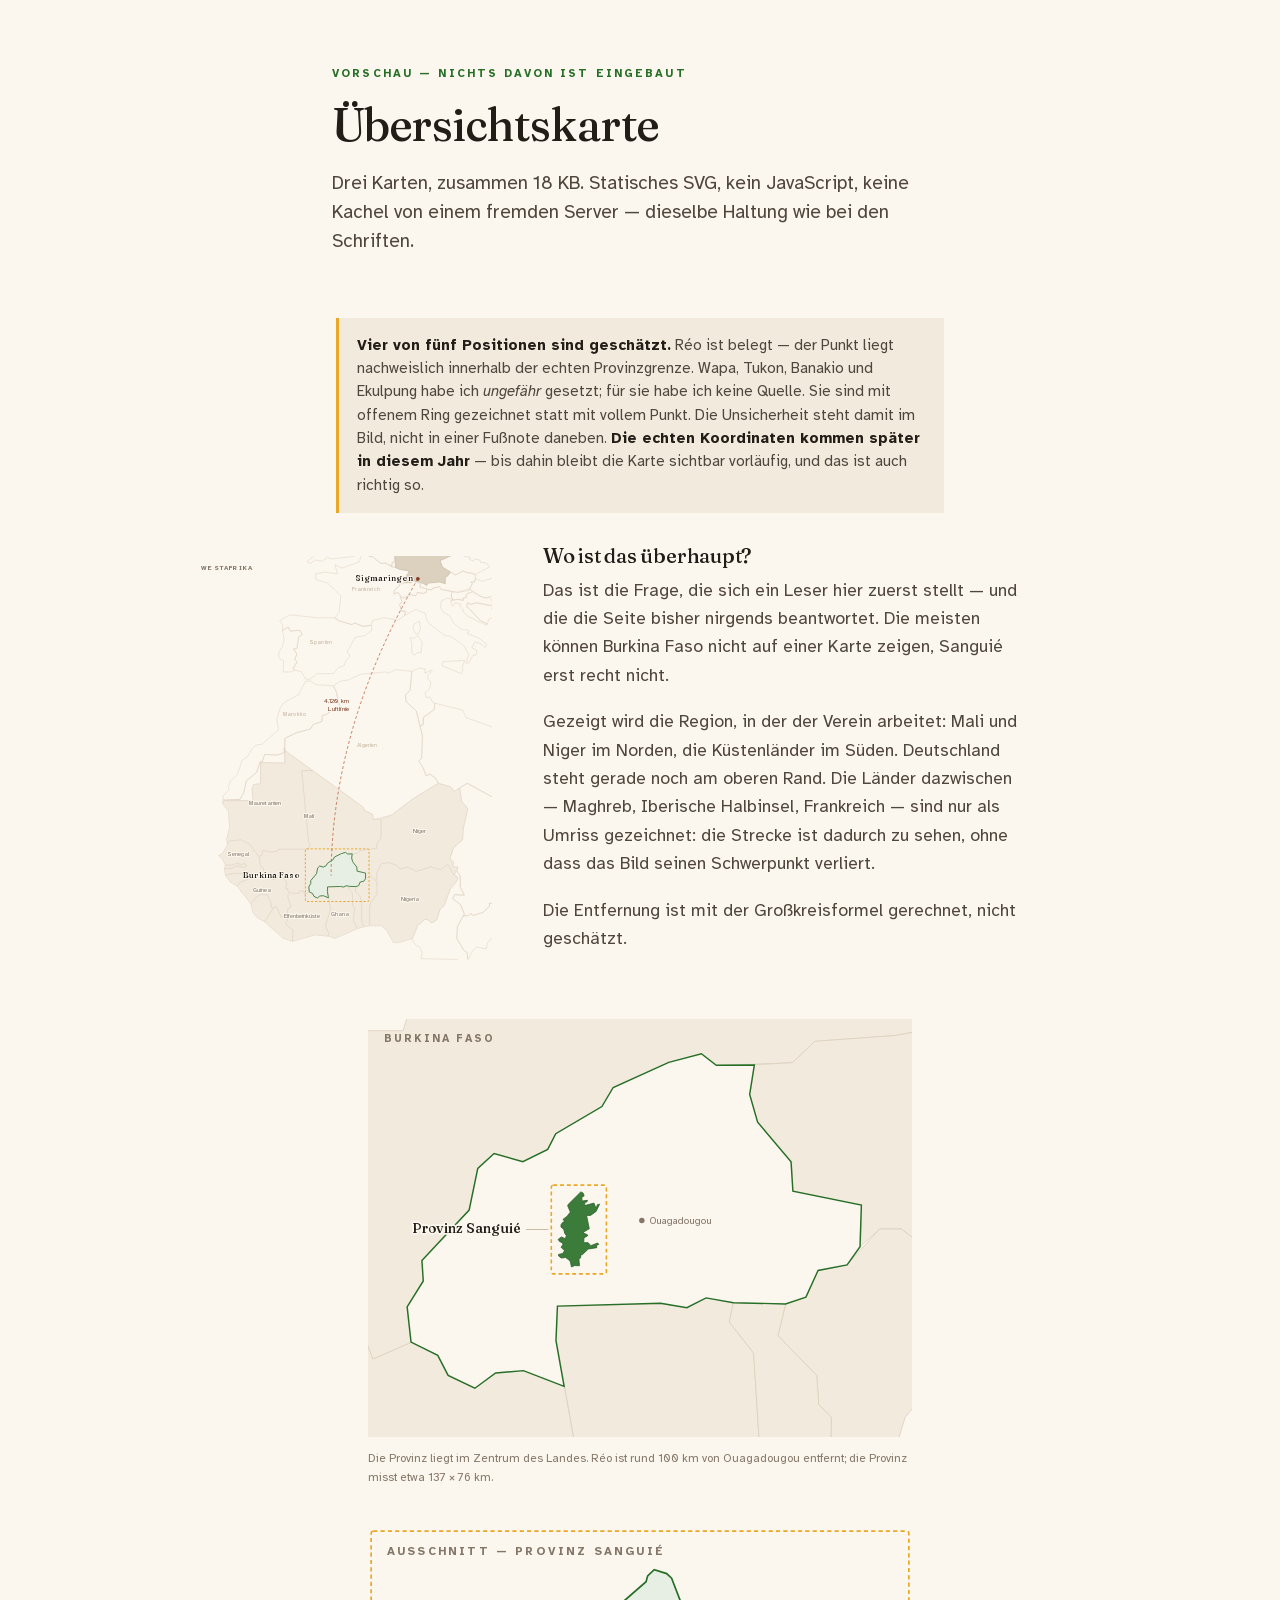
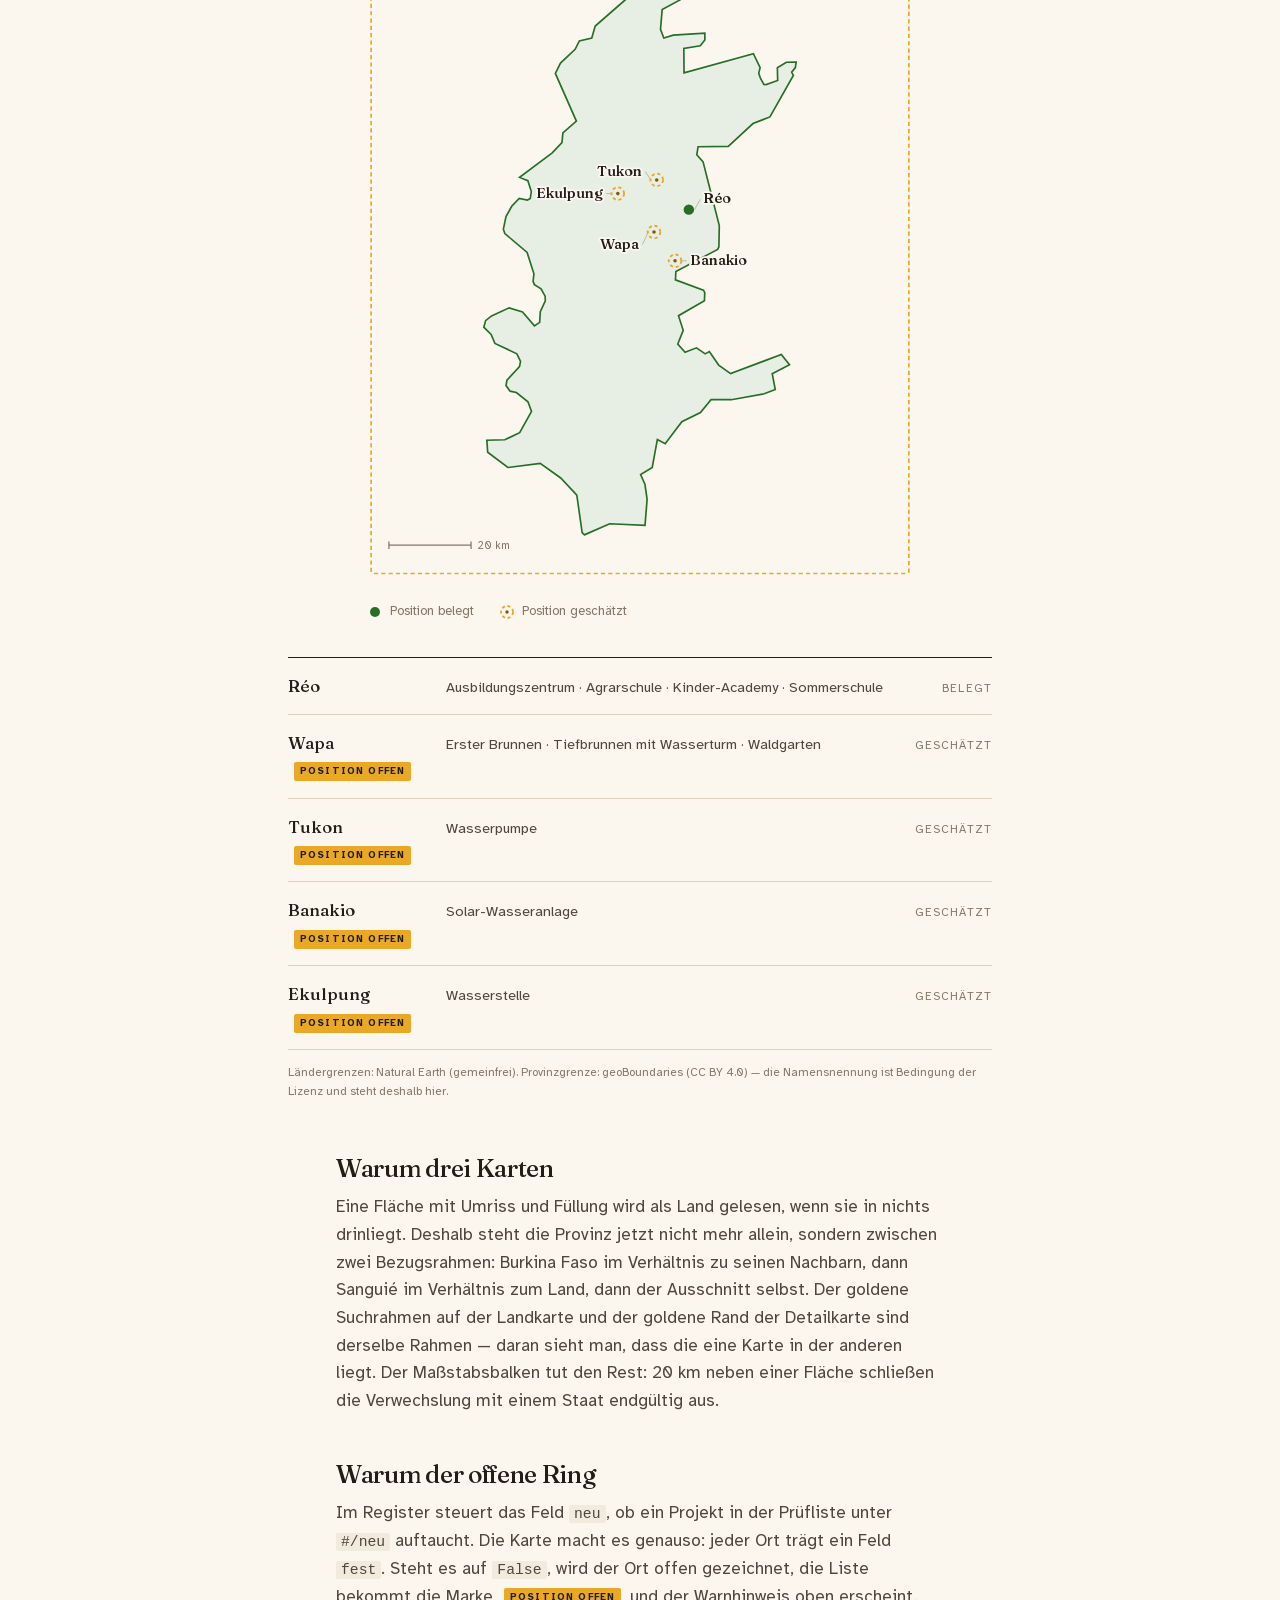
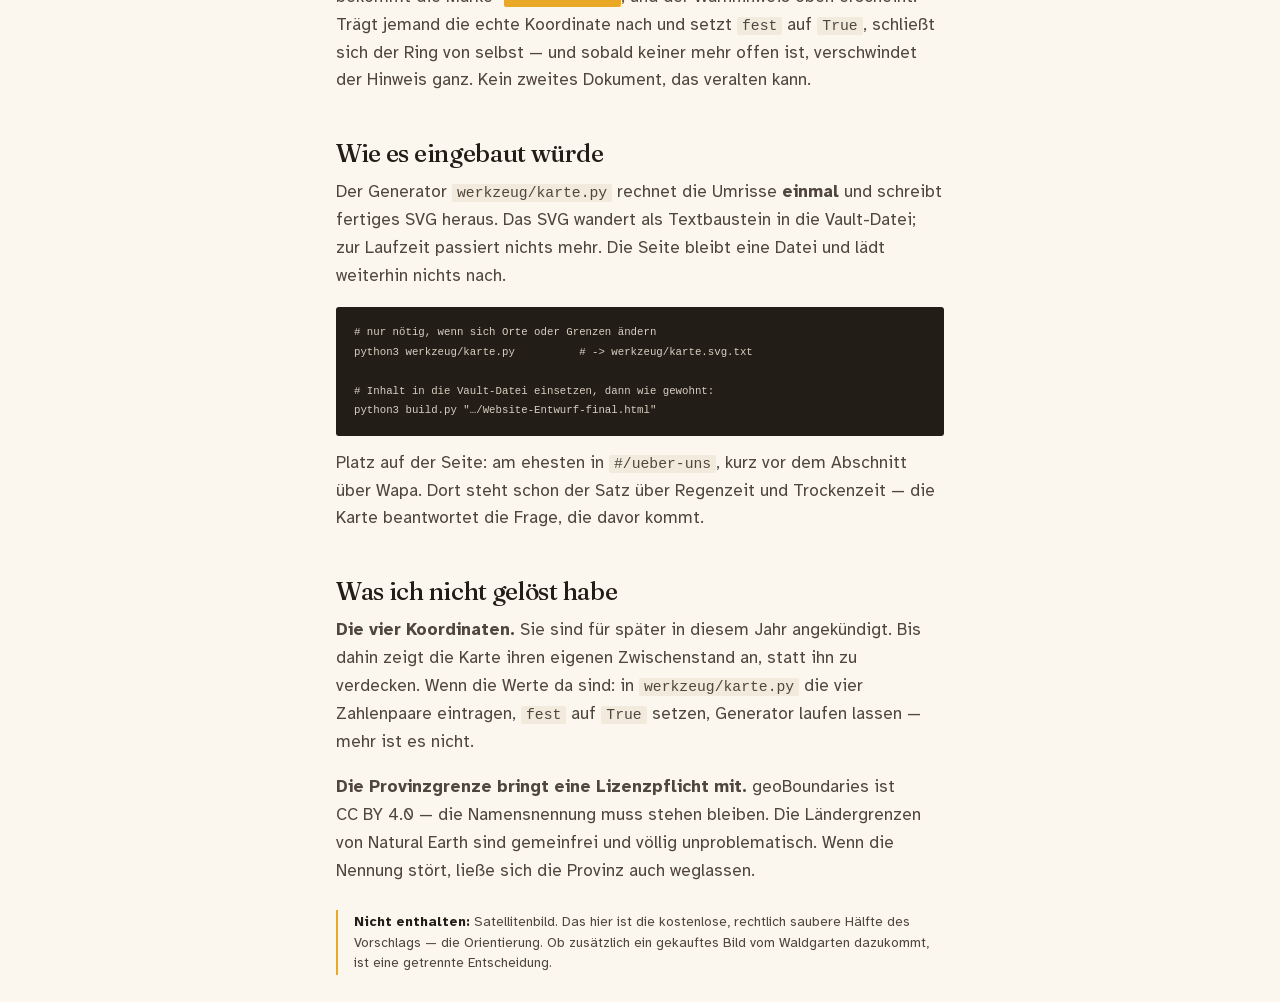
<file: vorschau-karte.html>
<!DOCTYPE html>
<html lang="de">
<head>
<meta charset="utf-8">
<meta name="robots" content="noindex, nofollow">
<meta name="viewport" content="width=device-width, initial-scale=1">
<title>Vorschau — Übersichtskarte</title>
<link rel="stylesheet" href="fonts.css">
<style>
:root{
  --gruen:#276F27; --gruen-dark:#1B4F1B; --gruen-soft:#E7EFE4;
  --gold:#E9A825;  --gold-text:#7E5910;
  --erde:#7E3A20; --erde-tief:#5C2916; --erde-hell:#B4592F; --erde-soft:#F3E2D8;
  --ink:#231D18; --body:#4F463E; --leise:#847768;
  --papier:#FBF6EE; --papier2:#F2EADD; --linie:#DCD0BE; --linie-stark:#C3B49C;
  --max:1240px; --mess:34rem;
  --d:'Fraunces',Georgia,serif;
  --t:'Atkinson Hyperlegible',system-ui,-apple-system,sans-serif;
}
*{box-sizing:border-box}
body{margin:0;background:var(--papier);color:var(--body);font-family:var(--t);
  font-size:17.5px;line-height:1.62;-webkit-font-smoothing:antialiased}
p{margin:0 0 1.05em;max-width:var(--mess)}
h1,h2,h3{font-family:var(--d);font-weight:500;color:var(--ink);margin:0 0 .42em;
  font-variation-settings:'SOFT' 18,'WONK' 0,'opsz' 60;line-height:1.08;letter-spacing:-.012em}
h2{font-size:clamp(1.85rem,3.4vw,2.7rem)}
h3{font-size:1.28rem;font-variation-settings:'SOFT' 14,'WONK' 0,'opsz' 30}
.kt{font-family:var(--t);font-size:.7rem;font-weight:700;letter-spacing:.19em;
  text-transform:uppercase;color:var(--leise);display:block;margin-bottom:1.1rem}
.kt.gruen{color:var(--gruen)}
.lede{font-size:1.19rem;line-height:1.52;max-width:38rem}
.wrap{max-width:var(--max);margin:0 auto;padding:0 clamp(20px,4vw,44px)}
.kopf{padding:clamp(38px,5vw,68px) 0 0}
.artikel{max-width:38rem;margin-inline:auto}
.artikel p{font-size:1.07rem;max-width:none}
.artikel h2{font-size:1.6rem;margin-top:1.8em}
.rn{border-left:2px solid var(--gold);padding:2px 0 2px 16px;margin:26px 0;
  font-size:.85rem;line-height:1.5;max-width:40rem}
.rn b{color:var(--ink)}
.hinweis{border-left:3px solid var(--gold);background:var(--papier2);padding:16px 18px;
  margin:0 0 2rem;font-size:.94rem;line-height:1.55}
.hinweis b{color:var(--ink)}
.neu{display:inline-block;font-family:var(--t);font-size:.6rem;font-weight:700;
  letter-spacing:.12em;text-transform:uppercase;vertical-align:.22em;
  background:var(--gold);color:var(--ink);padding:2px 6px;border-radius:2px;margin-left:6px}
code{font-family:ui-monospace,Menlo,monospace;font-size:.86em;background:var(--papier2);
  padding:1px 5px;border-radius:2px}
pre{background:var(--ink);color:#D8CFC2;padding:16px 18px;border-radius:3px;
  overflow-x:auto;font-size:.78rem;line-height:1.55}
pre code{background:none;color:inherit;padding:0}

/* ================= KARTE =================
   Statisches SVG. Kein JavaScript, keine Kachel, keine externe Anfrage.
   Beide Karten im Hochformat, weil beide Ausschnitte hoch sind. */
.karte{width:100%;height:auto;display:block}
.k-land{fill:var(--papier2);stroke:var(--linie);stroke-width:.8}
.k-de{fill:var(--linie);stroke:var(--linie-stark);stroke-width:.8}
.k-bf{fill:var(--gruen-soft);stroke:var(--gruen);stroke-width:1.4}
/* Landkarte: das Land als ruhige Fläche, die Provinz als Akzent darin */
.k-bf-voll{fill:var(--papier);stroke:var(--gruen);stroke-width:1.5}
.k-prov-klein{fill:var(--gruen);stroke:var(--gruen-dark);stroke-width:.8;opacity:.9}
.k-rahmen{fill:none;stroke:var(--gold);stroke-width:1.6;stroke-dasharray:4 3}
.k-pkt-neben{fill:var(--leise)}
/* Die Länder zwischen hier und dort: nur Umriss, keine Fläche. Sichtbar,
   aber ohne Gewicht — der Blick soll unten bleiben. */
.k-durch{fill:none;stroke:var(--linie);stroke-width:.8}
.k-fern{font-family:var(--t);font-size:9.5px;fill:var(--linie-stark);letter-spacing:.02em}
.k-neben{font-family:var(--t);font-size:10.5px;fill:var(--leise)}
.k-massstab{stroke:var(--leise);stroke-width:1.2}
.k-prov{fill:var(--gruen-soft);stroke:var(--gruen);stroke-width:1.6}
.k-bogen{fill:none;stroke:var(--erde-hell);stroke-width:1.4;stroke-dasharray:5 4;opacity:.9}
.k-fuehr{stroke:var(--linie-stark);stroke-width:.9}
.k-pkt{fill:var(--gruen)}
.k-pkt-de{fill:var(--erde)}
.k-pkt-frei{fill:none;stroke:var(--gold);stroke-width:1.8;stroke-dasharray:3 2.6}
.k-pkt-kern{fill:var(--gold-text)}
.k-ort{font-family:var(--d);font-size:14px;fill:var(--ink);font-weight:500}
.k-land-be{font-family:var(--t);font-size:10px;fill:var(--gruen);
  letter-spacing:.14em;text-transform:uppercase;font-weight:700}
.k-mass{font-family:var(--t);font-size:11px;fill:var(--erde);letter-spacing:.03em}
.k-titel{font-family:var(--t);font-size:11px;fill:var(--leise);
  letter-spacing:.19em;text-transform:uppercase;font-weight:700}
/* Beschriftung vom Kartenbild freistellen, statt sie mit einem Kasten zu unterlegen */
.halo{paint-order:stroke fill;stroke:var(--papier);stroke-width:3.5;stroke-linejoin:round}

.paar{display:grid;grid-template-columns:minmax(0,300px) 1fr;gap:clamp(24px,4vw,54px);
  align-items:center;max-width:56rem;margin:0 auto 3rem}
.paar .text{max-width:30rem}
.mitte{max-width:34rem;margin:0 auto}
.k-quelle{font-size:.72rem;color:var(--leise);margin:.8rem 0 0}

/* Ortsliste — dasselbe Muster wie das Projektregister */
.orte{border-top:1.5px solid var(--ink);max-width:44rem;margin:2.2rem auto 0}
.oz{display:grid;grid-template-columns:9rem 1fr auto;gap:14px;align-items:baseline;
  padding:14px 0;border-bottom:1px solid var(--linie)}
.o-n{font-family:var(--d);font-size:1.06rem;color:var(--ink);font-weight:500}
.o-w{font-size:.9rem;color:var(--body)}
.o-k{font-size:.72rem;color:var(--leise);letter-spacing:.1em;text-transform:uppercase;
  white-space:nowrap}
@media(max-width:700px){
  .paar{grid-template-columns:1fr}
  .oz{grid-template-columns:1fr;row-gap:3px}
  /* Gestapelt sagt die Marke schon alles — die Statusspalte wäre doppelt */
  .o-k{display:none}
}
.legende{display:flex;gap:26px;flex-wrap:wrap;font-size:.8rem;color:var(--leise);
  max-width:44rem;margin:1.4rem auto 0;padding-top:2px}
.legende span{display:inline-flex;align-items:center;gap:8px}
.legende svg{flex:none}
</style>
</head>
<body>

<div class="kopf"><div class="wrap" style="max-width:44rem;margin-inline:auto">
  <span class="kt gruen">Vorschau — nichts davon ist eingebaut</span>
  <h1 style="font-size:clamp(2rem,3.8vw,2.9rem);font-family:var(--d)">Übersichtskarte</h1>
  <p class="lede">Drei Karten, zusammen 18&nbsp;KB. Statisches SVG, kein JavaScript,
  keine Kachel von einem fremden Server — dieselbe Haltung wie bei den Schriften.</p>
</div></div>

<section style="padding-top:2.6rem"><div class="wrap">

  <div class="artikel">
    <div class="hinweis">
      <b>Vier von fünf Positionen sind geschätzt.</b> Réo ist belegt — der Punkt
      liegt nachweislich innerhalb der echten Provinzgrenze. Wapa, Tukon, Banakio
      und Ekulpung habe ich <i>ungefähr</i> gesetzt; für sie habe ich keine Quelle.
      Sie sind mit offenem Ring gezeichnet statt mit vollem Punkt. Die Unsicherheit
      steht damit im Bild, nicht in einer Fußnote daneben. <b>Die echten
      Koordinaten kommen später in diesem Jahr</b> — bis dahin bleibt die Karte
      sichtbar vorläufig, und das ist auch richtig so.
    </div>
  </div>

  <div class="paar">
    <div><svg class="karte" viewBox="0 0 520 700" role="img" aria-label="Karte"><path d="M427 394L383 421L346 449L314 457L313 448L299 441L296 435L161 337L161 316L182 306L205 300L210 292L225 287L226 276L233 275L239 270L256 267L258 262L255 258L250 235L245 225L257 217L271 215L292 205L335 201L341 203L353 197L381 200L378 233L370 241L371 252L389 269L399 308L398 350L393 356L400 366L406 381L412 378L422 385L427 394Z" class="k-durch"/><path d="M491 39L490 45L483 45L486 48L479 60L461 63L432 58L429 53L417 56L415 59L395 54L396 48L400 47L407 51L409 47L429 45L439 48L439 37L448 28L457 33L469 26L479 30L485 29L491 32L491 39Z" class="k-durch"/><path d="M316 -7L337 -9L352 0L351 10L347 11L346 19L335 12L328 13L313 1L307 1L305 -5L316 -7Z" class="k-durch"/><path d="M518 86L522 86L519 92L525 98L523 105L514 110L512 118L500 112L476 87L478 81L483 84L492 81L518 86Z" class="k-durch"/><path d="M441 699L397 698L399 687L394 677L388 675L382 666L382 663L392 638L395 638L403 630L408 630L415 636L424 631L430 612L437 606L448 576L458 565L461 557L455 552L456 547L459 546L465 555L465 574L472 588L455 587L452 594L466 605L472 621L460 642L459 663L471 683L477 688L478 706L457 699L441 699Z" class="k-durch"/><path d="M470 624L480 623L483 620L488 623L504 618L516 607L515 602L531 602L543 595L552 579L567 571L576 586L575 602L596 619L596 623L610 637L614 646L623 651L625 656L603 656L592 661L587 658L573 665L567 663L561 673L542 669L523 659L512 671L510 681L493 678L486 685L479 699L477 688L471 683L459 663L460 642L470 624Z" class="k-durch"/><path d="M459 546L461 539L452 539L453 530L447 525L453 506L469 492L470 473L478 438L467 425L464 402L477 394L580 450L580 507L569 506L560 525L563 528L558 533L560 539L555 550L560 549L567 571L552 579L543 595L531 602L515 602L516 607L504 618L488 623L483 620L480 623L470 624L472 621L466 605L452 594L455 587L472 588L465 574L465 555L459 546Z" class="k-durch"/><path d="M515 71L522 81L518 86L492 81L483 84L478 81L476 87L500 112L512 118L510 120L479 105L468 95L471 94L465 88L465 83L456 81L452 87L449 82L449 77L461 75L470 77L470 73L475 72L476 66L486 62L500 70L510 73L515 71Z" class="k-durch"/><path d="M491 32L469 26L457 33L434 19L430 8L457 -4L466 -4L472 1L482 2L481 6L488 9L490 5L499 7L500 11L510 12L516 19L491 32Z" class="k-durch"/><path d="M396 125L392 136L386 133L383 123L385 118L394 113L396 125ZM319 7L328 13L335 12L359 23L377 26L371 36L369 46L365 49L360 47L360 51L351 59L350 66L357 63L361 70L364 79L360 84L363 95L370 96L369 103L357 111L332 107L313 112L311 120L296 122L282 116L277 119L254 112L248 107L255 98L258 69L235 47L215 41L214 31L230 28L252 31L248 15L260 21L290 10L294 -2L305 -5L307 1L313 1L319 7Z" class="k-durch"/><path d="M481 57L486 48L483 45L490 45L491 39L503 44L541 32L557 35L564 39L565 42L557 45L543 65L525 67L510 73L500 70L481 57Z" class="k-durch"/><path d="M473 181L468 193L470 197L467 204L433 190L435 183L473 181ZM391 138L399 149L397 168L391 167L386 172L381 168L381 150L378 142L385 143L391 138ZM432 58L451 62L449 69L452 75L442 73L432 78L431 90L435 97L447 104L453 116L468 128L478 128L481 131L477 134L498 143L511 153L508 159L501 152L490 149L485 159L494 164L492 172L487 172L480 185L475 186L480 171L471 155L448 139L439 138L417 122L408 114L404 99L387 93L369 103L370 96L363 95L360 84L364 79L361 70L366 73L380 67L388 69L391 63L401 65L406 63L407 57L415 59L417 56L429 53L432 58Z" class="k-durch"/><path d="M464 402L455 408L448 400L427 394L422 385L412 378L406 381L400 366L393 356L398 350L400 315L395 295L401 292L401 280L420 266L421 255L469 267L475 280L519 296L531 285L528 274L532 267L541 261L550 259L568 262L572 268L594 272L597 277L592 284L594 290L591 299L595 311L595 443L580 443L580 450L477 394L464 402Z" class="k-durch"/><path d="M351 10L353 13L353 20L346 19L347 11L351 10Z" class="k-durch"/><path d="M206 217L214 223L245 225L250 235L255 258L258 262L256 267L239 270L233 275L226 276L225 287L210 292L205 300L182 306L161 316L160 341L148 345L126 344L122 356L118 357L112 375L94 390L90 410L83 422L54 423L54 416L64 405L63 400L67 390L79 378L87 354L96 348L104 334L110 328L122 326L150 301L147 283L153 263L161 253L184 241L197 217L206 217Z" class="k-durch"/><path d="M157 129L167 123L170 130L187 129L191 136L185 140L182 160L176 161L182 170L178 179L182 184L176 193L177 198L172 201L158 201L159 181L153 179L150 174L151 165L156 159L160 145L157 129Z" class="k-durch"/><path d="M451 62L461 63L481 57L486 62L476 66L475 72L470 73L470 77L461 75L449 77L452 75L449 69L451 62Z" class="k-durch"/><path d="M157 129L157 119L152 112L170 102L217 107L248 107L254 112L277 119L282 116L296 122L311 120L312 129L300 138L283 141L269 166L274 174L267 180L264 190L254 193L245 204L217 204L204 214L197 213L189 200L177 198L176 193L182 184L178 179L182 170L176 161L182 160L185 140L191 136L187 129L170 130L167 123L157 129Z" class="k-durch"/><path d="M396 48L395 54L407 57L406 63L401 65L391 63L388 69L380 67L366 73L357 63L350 66L351 59L360 51L360 47L380 46L383 43L396 48Z" class="k-durch"/><path d="M395 295L389 269L371 252L370 241L378 233L381 200L395 194L404 196L404 203L415 198L416 200L409 207L409 214L414 218L412 230L404 237L406 245L413 245L416 252L421 255L420 266L401 280L401 292L395 295Z" class="k-durch"/><path d="M200 -54L193 -44L175 -46L178 -54L175 -62L186 -62L200 -54ZM234 -112L220 -97L248 -99L244 -87L233 -74L246 -73L259 -55L267 -52L279 -30L295 -27L293 -18L286 -14L292 -7L280 1L241 5L235 2L226 9L214 7L205 13L199 10L217 -5L229 -9L209 -11L205 -17L219 -21L211 -29L214 -38L233 -37L235 -45L226 -54L211 -57L207 -61L212 -67L208 -71L201 -64L200 -78L194 -86L198 -100L208 -112L234 -112Z" class="k-durch"/><path d="M160 341L159 333L161 333L161 359L119 358L119 395L107 396L104 404L106 424L56 424L53 429L54 423L83 422L90 410L94 390L112 375L118 357L122 356L126 344L148 345L160 341Z" class="k-durch"/><path d="M308 641L297 643L294 633L294 600L291 590L283 581L284 573L289 571L291 565L298 564L305 555L310 555L319 563L322 577L319 583L321 586L310 600L308 609L308 641Z" class="k-land"/><path d="M56 542L58 536L72 535L75 532L84 535L92 533L95 537L89 540L78 537L68 542L56 542Z" class="k-land"/><path d="M287 646L248 663L236 659L237 654L231 641L240 613L235 573L273 573L272 577L278 585L279 606L282 612L280 632L287 646Z" class="k-land"/><path d="M164 621L161 620L158 626L154 626L147 608L138 611L136 598L130 587L113 590L102 603L78 572L84 565L96 561L97 550L112 554L125 552L125 557L131 556L142 561L155 554L165 567L162 576L166 576L166 580L170 584L166 590L172 608L166 612L166 621L164 621Z" class="k-land"/><path d="M78 572L66 565L58 553L73 550L97 550L96 561L84 565L78 572Z" class="k-land"/><path d="M236 659L213 657L174 668L175 649L162 638L165 632L166 612L172 608L166 590L167 585L171 583L185 585L187 581L193 580L195 586L203 582L217 593L228 589L236 592L240 613L231 641L237 654L236 659Z" class="k-land"/><path d="M174 668L157 662L126 634L141 610L147 608L154 626L158 626L161 620L164 621L165 632L162 638L175 649L174 668Z" class="k-land"/><path d="M116 521L121 518L123 510L136 513L148 512L150 508L202 508L204 498L202 496L190 372L209 372L296 435L299 441L313 448L314 457L328 456L328 489L321 498L320 507L291 511L286 516L269 516L266 514L259 516L247 522L233 536L228 539L221 537L218 541L216 551L206 563L202 574L203 582L195 586L193 580L187 581L185 585L170 584L166 580L166 576L162 576L165 567L155 554L142 561L131 556L125 557L124 542L119 538L116 521Z" class="k-land"/><path d="M116 521L100 500L85 492L65 494L61 499L60 491L65 471L63 442L53 429L56 424L106 424L104 404L107 396L119 395L119 358L161 359L161 337L209 372L190 372L202 496L204 498L202 508L150 508L148 512L136 513L123 510L121 518L116 521Z" class="k-land"/><path d="M301 559L301 550L286 546L286 539L278 530L278 516L286 516L291 511L320 507L321 498L328 489L328 456L346 449L383 421L427 394L448 400L455 408L464 402L467 425L478 438L470 473L469 492L453 506L447 525L453 530L452 539L461 539L455 552L453 552L444 536L441 536L431 544L414 539L389 547L373 539L361 543L356 537L343 532L329 533L326 537L320 551L319 563L310 555L301 559Z" class="k-land"/><path d="M382 663L359 670L349 670L338 650L329 641L308 641L308 609L310 600L321 586L320 551L326 537L329 533L343 532L356 537L361 543L373 539L389 547L414 539L431 544L441 536L444 536L453 552L461 557L458 565L448 576L437 606L430 612L424 631L415 636L408 630L403 630L395 638L392 638L382 663Z" class="k-land"/><path d="M58 536L52 524L46 519L52 517L65 494L85 492L100 500L116 521L119 538L124 542L125 552L112 554L103 550L73 550L58 553L56 542L68 542L78 537L89 540L95 537L92 533L84 535L79 532L72 535L58 536Z" class="k-land"/><path d="M126 634L113 627L106 619L102 603L113 590L119 587L130 587L136 598L138 611L141 610L126 634Z" class="k-land"/><path d="M297 643L287 646L280 632L282 612L279 606L278 585L272 577L273 573L284 573L283 581L291 590L294 600L294 633L297 643Z" class="k-land"/><path d="M401 -60L401 -54L414 -51L414 -46L434 -52L449 -47L455 -42L458 -35L454 -31L459 -26L462 -18L461 -13L466 -4L457 -4L430 8L434 19L448 28L443 35L439 37L439 48L429 45L409 47L407 51L400 47L383 43L380 46L369 46L371 36L377 26L359 23L353 20L350 -15L358 -15L361 -20L364 -33L362 -38L364 -41L375 -42L377 -39L386 -46L383 -59L392 -57L401 -60Z" class="k-de"/><path d="M236.5 592.5L227.7 588.8L221.6 589.3L217.1 592.9L211.3 589.9L209.1 585.1L203.3 582.0L202.5 573.6L206.0 567.5L205.7 562.7L215.9 550.7L217.8 540.9L221.3 537.4L227.5 539.3L232.9 536.4L234.7 532.7L244.7 526.2L247.1 521.7L259.1 515.8L266.2 513.7L269.4 516.5L277.7 516.4L276.7 523.4L278.4 529.9L285.7 539.3L286.1 546.3L300.9 549.6L300.6 559.4L297.8 563.7L291.5 565.1L288.9 571.3L284.5 573.0L273.2 572.7L267.2 571.5L263.1 573.8L257.4 572.8L235.0 573.5L234.7 581.6L236.5 592.5Z" class="k-bf"/><rect x="196.5" y="507.7" width="110.4" height="91.2" rx="2" class="k-rahmen"/><text x="203.4" y="455.0" class="k-neben halo" text-anchor="middle">Mali</text><text x="393.9" y="480.9" class="k-neben halo" text-anchor="middle">Niger</text><text x="378.4" y="598.8" class="k-neben halo" text-anchor="middle">Nigeria</text><text x="257.4" y="623.3" class="k-neben halo" text-anchor="middle">Ghana</text><text x="190.5" y="627.6" class="k-neben halo" text-anchor="middle">Elfenbeinküste</text><text x="79.8" y="519.7" class="k-neben halo" text-anchor="middle">Senegal</text><text x="126.1" y="432.0" class="k-neben halo" text-anchor="middle">Mauretanien</text><text x="121.0" y="581.6" class="k-neben halo" text-anchor="middle">Guinea</text><text x="177.6" y="276.6" class="k-fern halo" text-anchor="middle">Marokko</text><text x="303.8" y="331.3" class="k-fern halo" text-anchor="middle">Algerien</text><text x="222.7" y="153.0" class="k-fern halo" text-anchor="middle">Spanien</text><text x="301.2" y="60.9" class="k-fern halo" text-anchor="middle">Frankreich</text><path d="M391.5 39.5Q242.3 296.8 241.1 554.0" class="k-bogen"/><circle cx="391.5" cy="39.5" r="3.2" class="k-pkt-de"/><text x="382.5" y="43.5" class="k-ort halo" text-anchor="end">Sigmaringen</text><text x="272.3" y="255.6" class="k-mass halo" text-anchor="end">4.120 km</text><text x="272.3" y="268.6" class="k-mass halo" text-anchor="end">Luftlinie</text><text x="187.5" y="557.3" class="k-ort halo" text-anchor="end">Burkina Faso</text><text x="16" y="24" class="k-titel">Westafrika</text></svg></div>
    <div class="text">
      <h3>Wo ist das überhaupt?</h3>
      <p>Das ist die Frage, die sich ein Leser hier zuerst stellt — und die die
      Seite bisher nirgends beantwortet. Die meisten können Burkina Faso nicht
      auf einer Karte zeigen, Sanguié erst recht nicht.</p>
      <p>Gezeigt wird die Region, in der der Verein arbeitet: Mali und Niger im
      Norden, die Küstenländer im Süden. Deutschland steht gerade noch am oberen
      Rand. Die Länder dazwischen — Maghreb, Iberische Halbinsel, Frankreich —
      sind nur als Umriss gezeichnet: die Strecke ist dadurch zu sehen, ohne dass
      das Bild seinen Schwerpunkt verliert.</p>
      <p>Die Entfernung ist mit der Großkreisformel gerechnet, nicht geschätzt.</p>
    </div>
  </div>

  <div class="mitte" style="margin-bottom:2.6rem"><svg class="karte" viewBox="0 0 560 430" role="img" aria-label="Karte"><path d="M539 590L489 597L474 554L477 410L464 397L462 367L422 326L430 293L451 286L463 259L493 253L527 216L549 216L596 252L593 273L607 310L595 335L601 352L553 410L541 449L539 590Z" class="k-land"/><path d="M440 611L344 647L310 669L255 687L200 669L203 644L176 590L192 520L218 467L194 331L195 296L301 293L328 297L348 287L376 292L372 312L397 344L403 439L418 461L405 518L410 549L440 611Z" class="k-land"/><path d="M200 669L172 670L130 657L90 658L18 669L-85 710L-97 708L-92 657L-86 649L-88 624L-114 598L-133 594L-151 577L-138 549L-144 519L-141 501L-132 501L-128 473L-133 461L-127 452L-104 445L-119 395L-133 369L-128 348L-108 337L-91 347L-44 347L-33 329L-5 323L5 350L44 333L72 346L82 367L110 380L131 364L160 362L202 378L218 467L192 520L176 590L203 644L200 669Z" class="k-land"/><path d="M-369 67L-349 55L-339 19L-319 17L-277 35L-242 22L-218 26L-209 12L36 12L50 -32L39 -40L-20 -580L74 -581L486 -308L501 -279L567 -251L568 -211L636 -217L636 -73L602 -31L597 7L543 17L460 23L437 45L359 48L343 36L310 45L252 71L241 90L193 118L185 134L159 147L130 139L113 154L104 197L56 249L57 270L40 296L44 333L5 350L-5 323L-33 329L-44 347L-91 347L-108 337L-116 343L-135 325L-132 306L-139 299L-152 305L-150 285L-137 269L-183 211L-196 210L-247 240L-273 235L-290 220L-300 217L-326 226L-332 159L-355 142L-367 106L-369 67Z" class="k-land"/><path d="M507 234L508 192L437 177L436 147L401 106L393 78L398 47L437 45L460 23L543 17L597 7L602 -31L636 -73L636 -217L722 -245L899 -368L1109 -487L1205 -460L1240 -426L1283 -449L1298 -352L1321 -336L1322 -316L1347 -294L1334 -267L1310 -140L1307 -59L1229 0L1203 83L1228 106L1228 146L1267 147L1261 177L1244 180L1242 200L1231 202L1189 133L1175 131L1127 166L1080 147L1047 144L1029 153L993 151L957 177L926 179L852 147L823 162L792 161L769 137L708 114L642 121L626 135L617 171L600 196L596 252L549 216L527 216L507 234Z" class="k-land"/><path d="M489 597L440 611L410 549L405 518L418 461L403 439L397 344L372 312L376 292L430 293L422 326L462 367L464 397L477 410L474 554L489 597Z" class="k-land"/><path d="M201.9 378.2L160.0 362.0L131.4 364.4L110.0 380.1L82.5 366.9L71.8 346.2L44.3 332.6L40.3 296.3L56.9 269.7L55.5 248.5L104.1 196.7L113.0 153.8L129.8 138.5L159.4 146.9L185.0 134.2L193.3 118.1L240.8 90.1L252.4 70.5L309.6 44.6L343.2 35.7L358.5 47.7L397.7 47.4L392.9 77.7L401.1 106.2L435.5 147.1L437.4 177.3L507.9 191.5L506.5 234.4L493.2 253.1L463.3 258.9L450.8 286.3L429.8 293.4L376.2 292.0L348.0 287.1L328.2 297.2L301.2 292.6L195.0 295.6L193.5 331.1L201.9 378.2Z" class="k-bf-voll"/><path d="M209.4 255.3L212.9 253.8L217.7 254.0L217.1 247.1L218.7 246.1L219.4 242.3L220.5 242.8L226.8 236.8L235.6 235.4L235.1 233.3L237.5 232.0L236.4 230.6L229.4 233.3L226.5 230.2L223.2 230.3L222.2 229.2L222.3 225.3L225.9 223.3L225.9 222.2L221.9 220.4L222.0 219.3L227.8 215.9L225.0 202.2L229.1 202.2L234.8 198.1L238.4 190.6L235.8 191.4L235.9 193.1L234.3 193.7L232.6 189.5L223.1 192.1L223.1 188.7L225.3 188.4L225.9 186.7L220.3 187.3L220.1 183.4L222.5 182.1L221.4 179.1L219.0 178.0L206.2 190.8L205.5 192.2L208.3 198.7L205.0 203.0L200.6 206.4L201.7 206.9L202.0 209.3L200.5 209.3L198.7 211.8L198.6 214.1L201.6 216.7L202.4 220.6L204.1 222.7L203.3 226.3L199.1 224.3L195.7 226.9L197.2 229.1L200.2 230.5L200.6 232.3L198.7 234.9L202.2 238.4L200.6 241.3L196.1 242.4L196.2 244.0L199.0 246.1L203.4 245.5L206.2 247.5L208.4 249.9L209.4 255.3Z" class="k-prov-klein"/><rect x="188.7" y="171.0" width="56.7" height="91.4" rx="2" class="k-rahmen"/><line x1="185.7" y1="216.7" x2="162.7" y2="216.7" class="k-fuehr"/><text x="157.7" y="220.7" class="k-ort halo" text-anchor="end">Provinz Sanguié</text><circle cx="281.9" cy="207.4" r="2.8" class="k-pkt-neben"/><text x="289.9" y="211.4" class="k-neben halo">Ouagadougou</text><text x="16" y="24" class="k-titel">Burkina Faso</text></svg>
    <p class="k-quelle">Die Provinz liegt im Zentrum des Landes. Réo ist rund 100&nbsp;km von Ouagadougou entfernt; die Provinz misst etwa 137&nbsp;×&nbsp;76&nbsp;km.</p>
  </div>

  <div class="mitte"><svg class="karte" viewBox="0 0 520 620" role="img" aria-label="Karte"><path d="M206.8 580.1L231.0 569.5L264.8 571.0L266.8 546.1L264.7 531.6L260.6 522.5L271.7 515.7L276.6 488.9L284.1 492.9L300.0 471.9L317.8 463.2L327.9 450.8L347.2 450.9L378.8 445.2L389.3 441.2L386.4 426.1L402.9 417.4L395.1 407.6L346.6 426.0L335.2 417.8L326.3 404.9L322.3 407.1L314.0 401.3L303.1 405.5L296.1 397.7L301.3 384.6L296.8 370.6L321.6 356.3L321.9 348.6L320.6 346.2L293.9 336.3L294.3 328.3L334.2 307.2L335.4 304.9L335.8 284.4L320.3 223.6L314.3 216.8L315.5 209.1L344.4 208.8L368.0 186.9L384.2 180.6L406.6 140.9L405.0 137.8L408.5 133.4L409.3 128.1L399.9 128.3L391.3 133.5L391.6 145.8L380.6 149.7L378.4 149.5L375.0 143.2L373.5 138.8L374.8 133.5L368.4 120.2L302.1 138.4L301.9 115.1L317.6 112.6L322.0 107.0L322.0 100.6L291.8 102.4L282.8 105.2L279.6 96.9L281.2 78.0L298.2 68.8L290.2 48.0L285.5 43.6L273.6 39.9L267.3 45.8L265.8 51.3L217.2 93.7L213.9 105.2L202.0 108.0L198.0 116.0L184.0 129.1L179.1 139.0L199.2 184.6L186.3 195.8L185.4 205.1L176.1 214.9L144.9 238.4L152.8 241.6L156.1 251.9L155.1 258.6L152.4 260.1L144.5 258.4L137.4 266.0L131.9 275.9L129.4 287.9L130.8 292.1L152.1 310.1L158.6 330.6L157.8 337.7L159.1 340.9L165.4 344.9L169.3 351.9L169.5 356.4L164.7 366.8L164.1 377.0L159.1 380.3L147.7 367.1L134.9 363.1L118.1 370.8L112.4 375.3L110.7 381.6L117.7 388.5L121.3 397.1L142.3 407.0L145.8 414.2L144.8 419.3L132.8 432.3L131.9 437.3L135.8 442.7L141.8 444.0L152.9 452.9L156.3 462.2L145.0 482.4L130.8 489.2L113.6 489.6L114.4 501.1L133.7 515.7L164.6 511.8L184.2 525.7L199.6 542.1L204.7 578.0L206.8 580.1Z" class="k-prov"/><line x1="312.2" y1="269.2" x2="317.7" y2="259.2" class="k-fuehr"/><circle cx="306.7" cy="269.2" r="5" class="k-pkt"/><text x="320.7" y="263.2" class="k-ort halo" text-anchor="start">Réo</text><line x1="267.9" y1="290.6" x2="262.4" y2="302.6" class="k-fuehr"/><circle cx="273.4" cy="290.6" r="6" class="k-pkt-frei"/><circle cx="273.4" cy="290.6" r="1.7" class="k-pkt-kern"/><text x="259.4" y="306.6" class="k-ort halo" text-anchor="end">Wapa</text><line x1="270.5" y1="240.8" x2="265.0" y2="232.8" class="k-fuehr"/><circle cx="276.0" cy="240.8" r="6" class="k-pkt-frei"/><circle cx="276.0" cy="240.8" r="1.7" class="k-pkt-kern"/><text x="262.0" y="236.8" class="k-ort halo" text-anchor="end">Tukon</text><line x1="299.0" y1="318.1" x2="304.5" y2="318.1" class="k-fuehr"/><circle cx="293.5" cy="318.1" r="6" class="k-pkt-frei"/><circle cx="293.5" cy="318.1" r="1.7" class="k-pkt-kern"/><text x="307.5" y="322.1" class="k-ort halo" text-anchor="start">Banakio</text><line x1="233.3" y1="253.9" x2="227.8" y2="253.9" class="k-fuehr"/><circle cx="238.8" cy="253.9" r="6" class="k-pkt-frei"/><circle cx="238.8" cy="253.9" r="1.7" class="k-pkt-kern"/><text x="224.8" y="257.9" class="k-ort halo" text-anchor="end">Ekulpung</text><line x1="20.0" y1="590.0" x2="98.5" y2="590.0" class="k-massstab"/><line x1="20.0" y1="586.5" x2="20.0" y2="593.5" class="k-massstab"/><line x1="98.5" y1="586.5" x2="98.5" y2="593.5" class="k-massstab"/><text x="105.5" y="594.0" class="k-neben">20 km</text><rect x="3" y="3" width="514" height="614" rx="2" class="k-rahmen"/><text x="18" y="26" class="k-titel">Ausschnitt — Provinz Sanguié</text></svg>
    <div class="legende">
      <span><svg width="14" height="14"><circle cx="7" cy="7" r="5" class="k-pkt"/></svg>
        Position belegt</span>
      <span><svg width="14" height="14"><circle cx="7" cy="7" r="6" class="k-pkt-frei"/><circle cx="7" cy="7" r="1.7" class="k-pkt-kern"/></svg>
        Position geschätzt</span>
    </div>
  </div>

  <div class="orte"><div class="oz"><div class="o-n">Réo</div><div class="o-w">Ausbildungszentrum · Agrarschule · Kinder-Academy · Sommerschule</div><div class="o-k">belegt</div></div><div class="oz"><div class="o-n">Wapa<span class="neu">Position offen</span></div><div class="o-w">Erster Brunnen · Tiefbrunnen mit Wasserturm · Waldgarten</div><div class="o-k">geschätzt</div></div><div class="oz"><div class="o-n">Tukon<span class="neu">Position offen</span></div><div class="o-w">Wasserpumpe</div><div class="o-k">geschätzt</div></div><div class="oz"><div class="o-n">Banakio<span class="neu">Position offen</span></div><div class="o-w">Solar-Wasseranlage</div><div class="o-k">geschätzt</div></div><div class="oz"><div class="o-n">Ekulpung<span class="neu">Position offen</span></div><div class="o-w">Wasserstelle</div><div class="o-k">geschätzt</div></div></div>
  <p class="k-quelle" style="max-width:44rem;margin-inline:auto">
    Ländergrenzen: Natural Earth (gemeinfrei). Provinzgrenze: geoBoundaries
    (CC&nbsp;BY&nbsp;4.0) — die Namensnennung ist Bedingung der Lizenz und steht deshalb hier.</p>

  <div class="artikel" style="margin-top:3.4rem">
    <h2>Warum drei Karten</h2>
    <p>Eine Fläche mit Umriss und Füllung wird als Land gelesen, wenn sie in
    nichts drinliegt. Deshalb steht die Provinz jetzt nicht mehr allein, sondern
    zwischen zwei Bezugsrahmen: Burkina Faso im Verhältnis zu seinen Nachbarn,
    dann Sanguié im Verhältnis zum Land, dann der Ausschnitt selbst. Der goldene
    Suchrahmen auf der Landkarte und der goldene Rand der Detailkarte sind
    derselbe Rahmen — daran sieht man, dass die eine Karte in der anderen liegt.
    Der Maßstabsbalken tut den Rest: 20&nbsp;km neben einer Fläche schließen die
    Verwechslung mit einem Staat endgültig aus.</p>

    <h2>Warum der offene Ring</h2>
    <p>Im Register steuert das Feld <code>neu</code>, ob ein Projekt in der
    Prüfliste unter <code>#/neu</code> auftaucht. Die Karte macht es genauso:
    jeder Ort trägt ein Feld <code>fest</code>. Steht es auf <code>False</code>,
    wird der Ort offen gezeichnet, die Liste bekommt die Marke
    <span class="neu">Position offen</span>, und der Warnhinweis oben erscheint.
    Trägt jemand die echte Koordinate nach und setzt <code>fest</code> auf
    <code>True</code>, schließt sich der Ring von selbst — und sobald keiner mehr
    offen ist, verschwindet der Hinweis ganz. Kein zweites Dokument, das veralten kann.</p>

    <h2>Wie es eingebaut würde</h2>
    <p>Der Generator <code>werkzeug/karte.py</code> rechnet die Umrisse
    <b>einmal</b> und schreibt fertiges SVG heraus. Das SVG wandert als
    Textbaustein in die Vault-Datei; zur Laufzeit passiert nichts mehr. Die Seite
    bleibt eine Datei und lädt weiterhin nichts nach.</p>
<pre><code># nur nötig, wenn sich Orte oder Grenzen ändern
python3 werkzeug/karte.py          # -&gt; werkzeug/karte.svg.txt

# Inhalt in die Vault-Datei einsetzen, dann wie gewohnt:
python3 build.py "…/Website-Entwurf-final.html"</code></pre>
    <p>Platz auf der Seite: am ehesten in <code>#/ueber-uns</code>, kurz vor dem
    Abschnitt über Wapa. Dort steht schon der Satz über Regenzeit und Trockenzeit
    — die Karte beantwortet die Frage, die davor kommt.</p>

    <h2>Was ich nicht gelöst habe</h2>
    <p><b>Die vier Koordinaten.</b> Sie sind für später in diesem Jahr angekündigt.
    Bis dahin zeigt die Karte ihren eigenen Zwischenstand an, statt ihn zu
    verdecken. Wenn die Werte da sind: in <code>werkzeug/karte.py</code> die vier
    Zahlenpaare eintragen, <code>fest</code> auf <code>True</code> setzen,
    Generator laufen lassen — mehr ist es nicht.</p>
    <p><b>Die Provinzgrenze bringt eine Lizenzpflicht mit.</b> geoBoundaries ist
    CC&nbsp;BY&nbsp;4.0 — die Namensnennung muss stehen bleiben. Die Ländergrenzen
    von Natural Earth sind gemeinfrei und völlig unproblematisch. Wenn die
    Nennung stört, ließe sich die Provinz auch weglassen.</p>
    <div class="rn"><b>Nicht enthalten:</b> Satellitenbild. Das hier ist die
    kostenlose, rechtlich saubere Hälfte des Vorschlags — die Orientierung.
    Ob zusätzlich ein gekauftes Bild vom Waldgarten dazukommt, ist eine
    getrennte Entscheidung.</div>
  </div>

</div></section>

</body>
</html>
</file>
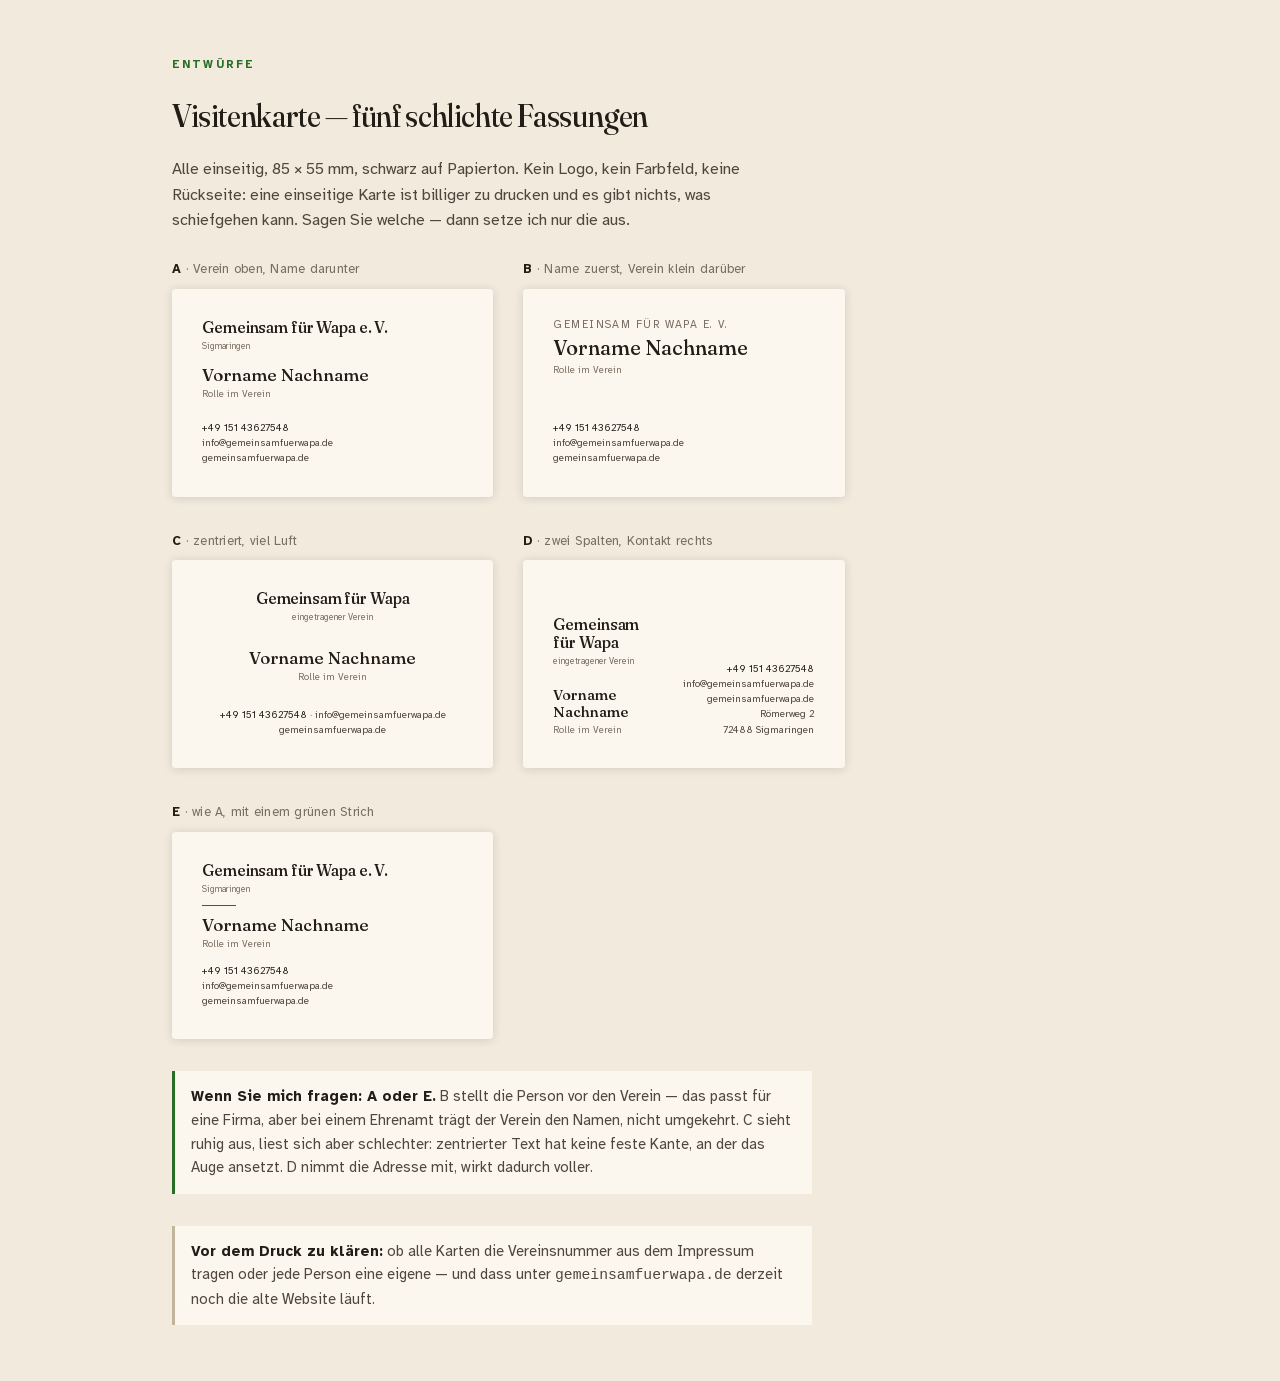
<file: vorschau-visitenkarte.html>
<!DOCTYPE html>
<html lang="de">
<head>
<meta charset="utf-8">
<meta name="robots" content="noindex, nofollow">
<meta name="viewport" content="width=device-width, initial-scale=1">
<title>Vorschau — Visitenkarte</title>
<link rel="stylesheet" href="fonts.css">
<style>
:root{
  --gruen:#276F27; --ink:#231D18; --body:#4F463E; --leise:#7A6E61;
  --papier:#FBF6EE; --papier2:#F2EADD; --linie:#DCD0BE; --linie-stark:#C3B49C;
  --d:'Fraunces',Georgia,serif;
  --t:'Atkinson Hyperlegible',system-ui,-apple-system,sans-serif;
}
*{box-sizing:border-box}
body{margin:0;background:var(--papier2);color:var(--body);font-family:var(--t);
  font-size:16px;line-height:1.6;-webkit-font-smoothing:antialiased}
.wrap{max-width:64rem;margin:0 auto;padding:clamp(28px,5vw,56px) clamp(20px,4vw,44px)}
h1{font-family:var(--d);font-weight:500;color:var(--ink);font-size:2rem;margin:0 0 .3em;
  font-variation-settings:'SOFT' 20,'WONK' 1,'opsz' 90;letter-spacing:-.012em}
.kt{font-size:.7rem;font-weight:700;letter-spacing:.19em;text-transform:uppercase;
  color:var(--gruen);display:block;margin-bottom:1rem}
p{max-width:36rem}
.hinweis{border-left:3px solid var(--gruen);background:var(--papier);padding:14px 16px;
  margin:2rem 0 0;font-size:.92rem;max-width:40rem}
.hinweis b{color:var(--ink)}

.gitter{display:grid;grid-template-columns:repeat(auto-fill,minmax(85mm,max-content));
  gap:34px 30px;margin-top:1.6rem}
.fach .name{font-size:.8rem;color:var(--leise);margin-bottom:9px;letter-spacing:.02em}
.fach .name b{color:var(--ink);font-weight:700}
.karte{width:85mm;height:55mm;background:var(--papier);position:relative;overflow:hidden;
  box-shadow:0 1px 10px rgba(35,29,24,.15);border-radius:1mm;
  padding:8mm;display:flex;flex-direction:column}
.k-org{font-family:var(--d);font-size:4.2mm;color:var(--ink);font-weight:500;
  font-variation-settings:'SOFT' 16,'opsz' 50;line-height:1.1;letter-spacing:-.008em}
.k-ev{font-size:2.3mm;color:var(--leise);margin-top:.9mm}
.k-person{font-family:var(--d);font-size:4.6mm;color:var(--ink);font-weight:500;
  font-variation-settings:'SOFT' 14,'opsz' 40;line-height:1.1}
.k-rolle{font-size:2.5mm;color:var(--leise);margin-top:.8mm}
.k-kontakt{font-size:2.6mm;line-height:1.55;color:var(--body)}
.k-kontakt .z{color:var(--ink)}
/* Kontakt immer unten, aber nie direkt unter der Rolle klebend */
.unten{margin-top:auto}

/* A — alles links, kein Strich */
.a .k-person{margin-top:3mm}

/* B — Name zuerst */
.b .k-org{font-size:2.9mm;color:var(--leise);font-family:var(--t);font-weight:400;
  letter-spacing:.13em;text-transform:uppercase}
.b .k-person{font-size:5.4mm;margin-top:1.6mm}

/* C — zentriert */
.c{align-items:center;text-align:center;justify-content:center}
.c .k-person{margin-top:6mm}
.c .k-kontakt{margin-top:6mm}

/* D — zwei Spalten */
.d{flex-direction:row;align-items:flex-end;gap:6mm}
.d .links{flex:1}
.d .rechts{text-align:right}

/* E — ein grüner Strich als einziger Schmuck */
.e .strich{height:.4mm;width:9mm;background:var(--gruen);margin:2.2mm 0}

@media print{
  body{background:#fff}
  .wrap{padding:0;max-width:none}
  .nurbildschirm{display:none}
  .gitter{display:block}
  .fach .name{display:none}
  .karte{box-shadow:none;border-radius:0;break-after:page}
  @page{size:85mm 55mm;margin:0}
}
</style>
</head>
<body>
<div class="wrap">

<div class="nurbildschirm">
  <span class="kt">Entwürfe</span>
  <h1>Visitenkarte — fünf schlichte Fassungen</h1>
  <p>Alle einseitig, 85 × 55 mm, schwarz auf Papierton. Kein Logo, kein Farbfeld,
  keine Rückseite: eine einseitige Karte ist billiger zu drucken und es gibt nichts,
  was schiefgehen kann. Sagen Sie welche — dann setze ich nur die aus.</p>
</div>

<div class="gitter">

  <div class="fach">
    <div class="name"><b>A</b> · Verein oben, Name darunter</div>
    <div class="karte a">
      <div>
        <div class="k-org">Gemeinsam für Wapa e.&nbsp;V.</div>
        <div class="k-ev">Sigmaringen</div>
      </div>
      <div class="k-person">Vorname Nachname</div>
      <div class="k-rolle">Rolle im Verein</div>
      <div class="k-kontakt unten">
        <span class="z">+49 151 43627548</span><br>
        info@gemeinsamfuerwapa.de<br>
        gemeinsamfuerwapa.de
      </div>
    </div>
  </div>

  <div class="fach">
    <div class="name"><b>B</b> · Name zuerst, Verein klein darüber</div>
    <div class="karte b">
      <div>
        <div class="k-org">Gemeinsam für Wapa e. V.</div>
        <div class="k-person">Vorname Nachname</div>
        <div class="k-rolle">Rolle im Verein</div>
      </div>
      <div class="k-kontakt unten">
        <span class="z">+49 151 43627548</span><br>
        info@gemeinsamfuerwapa.de<br>
        gemeinsamfuerwapa.de
      </div>
    </div>
  </div>

  <div class="fach">
    <div class="name"><b>C</b> · zentriert, viel Luft</div>
    <div class="karte c">
      <div class="k-org">Gemeinsam für Wapa</div>
      <div class="k-ev">eingetragener Verein</div>
      <div class="k-person">Vorname Nachname</div>
      <div class="k-rolle">Rolle im Verein</div>
      <div class="k-kontakt">
        <span class="z">+49 151 43627548</span> · info@gemeinsamfuerwapa.de<br>
        gemeinsamfuerwapa.de
      </div>
    </div>
  </div>

  <div class="fach">
    <div class="name"><b>D</b> · zwei Spalten, Kontakt rechts</div>
    <div class="karte d">
      <div class="links">
        <div class="k-org">Gemeinsam<br>für Wapa</div>
        <div class="k-ev">eingetragener Verein</div>
        <div style="margin-top:5mm">
          <div class="k-person" style="font-size:3.9mm">Vorname Nachname</div>
          <div class="k-rolle">Rolle im Verein</div>
        </div>
      </div>
      <div class="rechts k-kontakt">
        <span class="z">+49 151 43627548</span><br>
        info@gemeinsamfuerwapa.de<br>
        gemeinsamfuerwapa.de<br>
        Römerweg 2<br>72488 Sigmaringen
      </div>
    </div>
  </div>

  <div class="fach">
    <div class="name"><b>E</b> · wie A, mit einem grünen Strich</div>
    <div class="karte a e">
      <div>
        <div class="k-org">Gemeinsam für Wapa e.&nbsp;V.</div>
        <div class="k-ev">Sigmaringen</div>
      </div>
      <div class="strich"></div>
      <div>
        <div class="k-person" style="margin-top:0">Vorname Nachname</div>
        <div class="k-rolle">Rolle im Verein</div>
      </div>
      <div class="k-kontakt unten">
        <span class="z">+49 151 43627548</span><br>
        info@gemeinsamfuerwapa.de<br>
        gemeinsamfuerwapa.de
      </div>
    </div>
  </div>

</div>

<div class="nurbildschirm">
  <div class="hinweis">
    <b>Wenn Sie mich fragen: A oder E.</b> B stellt die Person vor den Verein — das passt
    für eine Firma, aber bei einem Ehrenamt trägt der Verein den Namen, nicht umgekehrt.
    C sieht ruhig aus, liest sich aber schlechter: zentrierter Text hat keine feste Kante,
    an der das Auge ansetzt. D nimmt die Adresse mit, wirkt dadurch voller.
  </div>
  <div class="hinweis" style="border-left-color:var(--linie-stark)">
    <b>Vor dem Druck zu klären:</b> ob alle Karten die Vereinsnummer aus dem Impressum
    tragen oder jede Person eine eigene — und dass unter <code>gemeinsamfuerwapa.de</code>
    derzeit noch die alte Website läuft.
  </div>
</div>

</div>
</body>
</html>
</file>
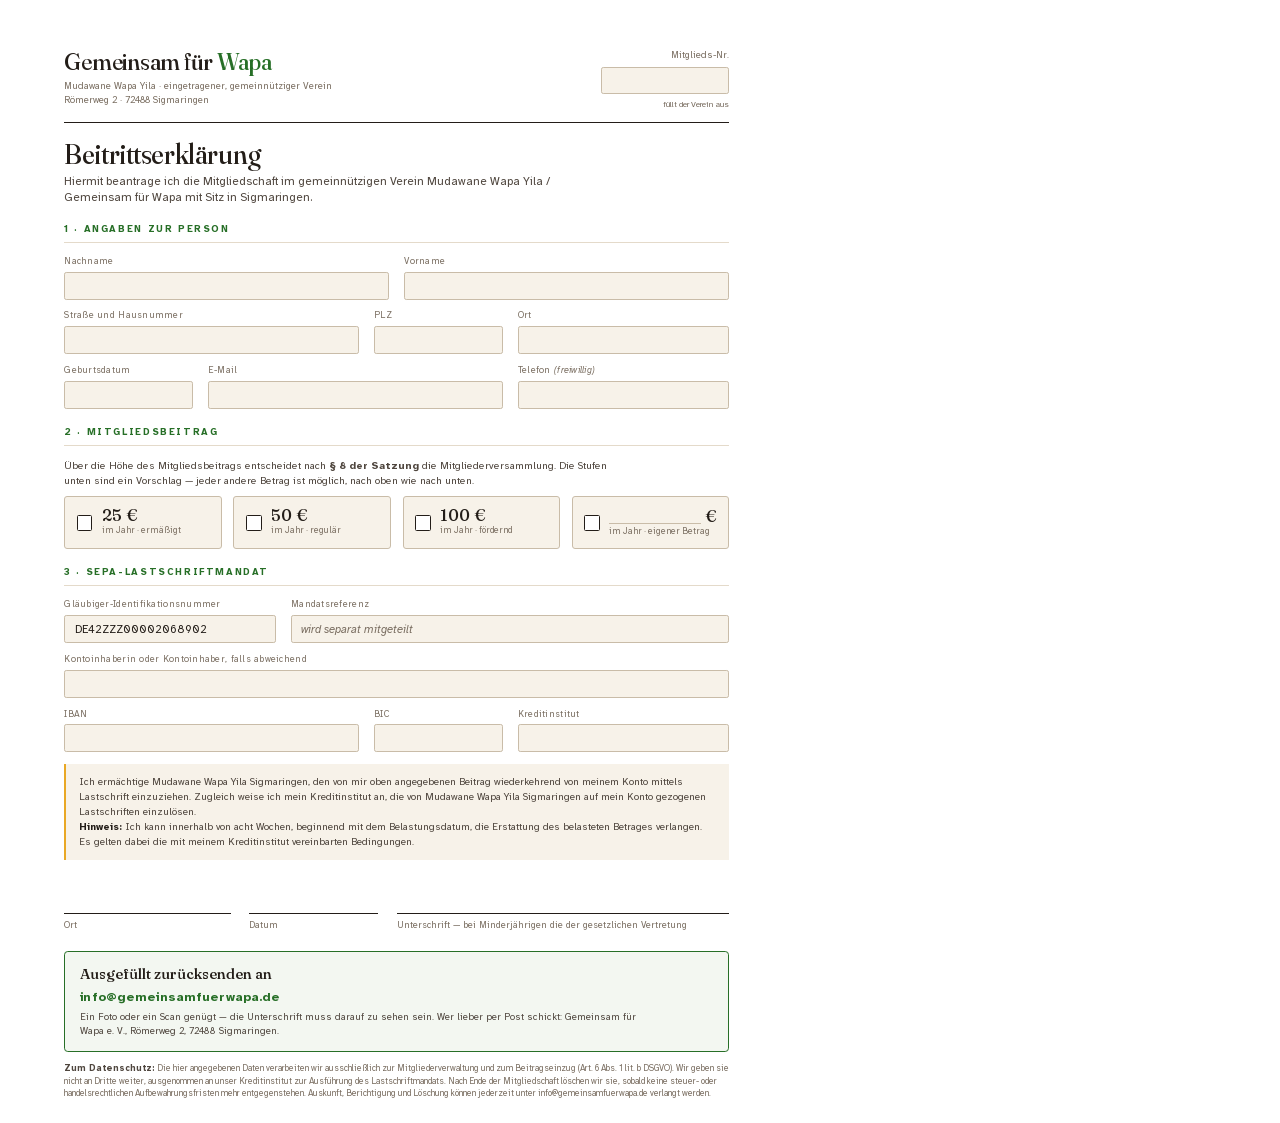
<file: werkzeug/beitrittserklaerung.html>
<!DOCTYPE html>
<html lang="de">
<head>
<meta charset="utf-8">
<title>Beitrittserklärung — Gemeinsam für Wapa e. V.</title>
<link rel="stylesheet" href="../fonts.css">
<style>
:root{
  --gruen:#276F27; --gold:#E9A825; --erde:#7E3A20;
  --ink:#231D18; --body:#4F463E; --leise:#7A6E61;
  --linie:#C9BCA8; --fein:#E4DACA; --feld:#F7F2E9;
  --d:'Fraunces',Georgia,serif;
  --t:'Atkinson Hyperlegible',system-ui,sans-serif;
}
@page{size:A4;margin:0}
*{box-sizing:border-box}
html,body{margin:0;padding:0}
body{font-family:var(--t);color:var(--body);background:#fff;
  -webkit-font-smoothing:antialiased;font-size:3.05mm;line-height:1.45}
.blatt{width:210mm;height:297mm;padding:13mm 17mm 9mm;position:relative;overflow:hidden}

/* --- Kopf --- */
.kopf{display:flex;justify-content:space-between;align-items:flex-start;
  border-bottom:.5mm solid var(--ink);padding-bottom:3.4mm}
.marke{font-family:var(--d);font-size:6.4mm;color:var(--ink);font-weight:500;
  font-variation-settings:'SOFT' 20,'WONK' 1,'opsz' 90;letter-spacing:-.01em;line-height:1}
.marke em{font-style:normal;color:var(--gruen)}
.unter{font-size:2.5mm;color:var(--leise);margin-top:1.4mm;line-height:1.5}
.nr{text-align:right;font-size:2.5mm;color:var(--leise)}
.nr .kast{width:34mm;height:7mm;border:.3mm solid var(--linie);background:var(--feld);
  margin-top:1.2mm;border-radius:.6mm}

h1{font-family:var(--d);font-size:7.4mm;color:var(--ink);font-weight:500;margin:4.6mm 0 1mm;
  font-variation-settings:'SOFT' 22,'WONK' 1,'opsz' 110;letter-spacing:-.015em;line-height:1}
.vorspann{max-width:132mm;font-size:3.05mm;color:var(--body);margin:0 0 4mm}

/* --- Abschnitte --- */
.abschnitt{margin-top:4.4mm}
.balken{font-size:2.5mm;font-weight:700;letter-spacing:.17em;text-transform:uppercase;
  color:var(--gruen);border-bottom:.3mm solid var(--fein);padding-bottom:1.4mm;margin-bottom:3.2mm}

/* --- Felder --- */
.reihe{display:flex;gap:4mm;margin-bottom:2.6mm}
.feld{flex:1}
.feld .lab{font-size:2.4mm;color:var(--leise);margin-bottom:1mm;letter-spacing:.03em}
.feld .box{height:7.4mm;border:.3mm solid var(--linie);border-radius:.6mm;background:var(--feld)}
.feld.eng{flex:0 0 34mm}
.feld.halb{flex:0 0 56mm}
.vorbelegt{display:flex;align-items:center;padding:0 2.5mm;font-size:3mm;color:var(--ink);
  background:#fff;border-style:dashed}
.vorbelegt.leise{color:var(--leise);font-style:italic}

/* --- Beitrag --- */
.stufen{display:flex;gap:3mm;margin:1mm 0 2.6mm}
.stufe{flex:1;border:.3mm solid var(--linie);border-radius:.8mm;padding:2.6mm 3mm;
  display:flex;align-items:center;gap:2.4mm;background:var(--feld)}
.kasten{width:4.2mm;height:4.2mm;border:.4mm solid var(--ink);background:#fff;
  border-radius:.4mm;flex:none}
.stufe .betrag{font-family:var(--d);font-size:4.4mm;color:var(--ink);font-weight:500;
  font-variation-settings:'SOFT' 14,'opsz' 40;line-height:1}
.stufe .wie{font-size:2.35mm;color:var(--leise);margin-top:.4mm}
.stufe.frei .linie{flex:1;border-bottom:.3mm solid var(--linie);height:4.6mm;margin-right:1mm}
.satz{font-size:2.75mm;color:var(--body);max-width:150mm}

/* --- Mandatstext --- */
.mandat{border-left:.7mm solid var(--gold);background:var(--feld);padding:2.8mm 3.4mm;
  font-size:2.65mm;line-height:1.5;margin-top:3mm}
.mandat b{color:var(--ink)}

/* --- Unterschrift --- */
.unterschrift{display:flex;gap:5mm;margin-top:5.4mm}
.us{flex:1}
.us .strich{border-bottom:.35mm solid var(--ink);height:9mm}
.us .lab{font-size:2.45mm;color:var(--leise);margin-top:1.2mm}

/* --- Fuß --- */
.senden{margin-top:5mm;border:.4mm solid var(--gruen);border-radius:1mm;
  padding:3mm 4mm;background:#F3F7F1}
.senden .t{font-family:var(--d);font-size:3.9mm;color:var(--ink);font-weight:500;
  font-variation-settings:'SOFT' 14,'opsz' 40}
.senden .m{font-size:3.3mm;color:var(--gruen);font-weight:700;margin-top:.8mm;letter-spacing:.01em}
.senden .k{font-size:2.55mm;color:var(--body);margin-top:1.4mm;max-width:150mm}
.klein{font-size:2.3mm;color:var(--leise);line-height:1.45;margin-top:3mm;max-width:176mm}
.klein b{color:var(--body)}
</style>
</head>
<body>
<div class="blatt">

  <div class="kopf">
    <div>
      <div class="marke">Gemeinsam für <em>Wapa</em></div>
      <div class="unter">Mudawane Wapa Yila · eingetragener, gemeinnütziger Verein<br>
        Römerweg 2 · 72488 Sigmaringen</div>
    </div>
    <div class="nr">Mitglieds-Nr.<div class="kast"></div>
      <div style="margin-top:1mm;font-size:2.2mm">füllt der Verein aus</div></div>
  </div>

  <h1>Beitrittserklärung</h1>
  <p class="vorspann">Hiermit beantrage ich die Mitgliedschaft im gemeinnützigen Verein
  Mudawane Wapa Yila / Gemeinsam für Wapa mit Sitz in Sigmaringen.</p>

  <div class="abschnitt">
    <div class="balken">1 · Angaben zur Person</div>
    <div class="reihe">
      <div class="feld"><div class="lab">Nachname</div><div class="box"></div></div>
      <div class="feld"><div class="lab">Vorname</div><div class="box"></div></div>
    </div>
    <div class="reihe">
      <div class="feld"><div class="lab">Straße und Hausnummer</div><div class="box"></div></div>
      <div class="feld eng"><div class="lab">PLZ</div><div class="box"></div></div>
      <div class="feld halb"><div class="lab">Ort</div><div class="box"></div></div>
    </div>
    <div class="reihe" style="margin-bottom:0">
      <div class="feld eng"><div class="lab">Geburtsdatum</div><div class="box"></div></div>
      <div class="feld"><div class="lab">E-Mail</div><div class="box"></div></div>
      <div class="feld halb"><div class="lab">Telefon <span style="font-style:italic">(freiwillig)</span></div><div class="box"></div></div>
    </div>
  </div>

  <div class="abschnitt">
    <div class="balken">2 · Mitgliedsbeitrag</div>
    <p class="satz" style="margin:0 0 2.2mm">Über die Höhe des Mitgliedsbeitrags entscheidet
    nach <b>§ 8 der Satzung</b> die Mitgliederversammlung. Die Stufen unten sind ein Vorschlag —
    jeder andere Betrag ist möglich, nach oben wie nach unten.</p>
    <div class="stufen">
      <div class="stufe"><span class="kasten"></span><div><div class="betrag">25 €</div><div class="wie">im Jahr · ermäßigt</div></div></div>
      <div class="stufe"><span class="kasten"></span><div><div class="betrag">50 €</div><div class="wie">im Jahr · regulär</div></div></div>
      <div class="stufe"><span class="kasten"></span><div><div class="betrag">100 €</div><div class="wie">im Jahr · fördernd</div></div></div>
      <div class="stufe frei"><span class="kasten"></span><div style="flex:1"><div style="display:flex;align-items:flex-end"><span class="linie"></span><span class="betrag">€</span></div><div class="wie">im Jahr · eigener Betrag</div></div></div>
    </div>
  </div>

  <div class="abschnitt">
    <div class="balken">3 · SEPA-Lastschriftmandat</div>
    <div class="reihe">
      <div class="feld halb"><div class="lab">Gläubiger-Identifikationsnummer</div>
        <div class="box vorbelegt">DE42ZZZ00002068902</div></div>
      <div class="feld"><div class="lab">Mandatsreferenz</div>
        <div class="box vorbelegt leise">wird separat mitgeteilt</div></div>
    </div>
    <div class="reihe">
      <div class="feld"><div class="lab">Kontoinhaberin oder Kontoinhaber, falls abweichend</div><div class="box"></div></div>
    </div>
    <div class="reihe" style="margin-bottom:0">
      <div class="feld"><div class="lab">IBAN</div><div class="box"></div></div>
      <div class="feld eng"><div class="lab">BIC</div><div class="box"></div></div>
      <div class="feld halb"><div class="lab">Kreditinstitut</div><div class="box"></div></div>
    </div>
    <div class="mandat">
      Ich ermächtige Mudawane Wapa Yila Sigmaringen, den von mir oben angegebenen Beitrag
      wiederkehrend von meinem Konto mittels Lastschrift einzuziehen. Zugleich weise ich mein
      Kreditinstitut an, die von Mudawane Wapa Yila Sigmaringen auf mein Konto gezogenen
      Lastschriften einzulösen.<br>
      <b>Hinweis:</b> Ich kann innerhalb von acht Wochen, beginnend mit dem Belastungsdatum,
      die Erstattung des belasteten Betrages verlangen. Es gelten dabei die mit meinem
      Kreditinstitut vereinbarten Bedingungen.
    </div>
  </div>

  <div class="unterschrift">
    <div class="us" style="flex:0 0 44mm"><div class="strich"></div><div class="lab">Ort</div></div>
    <div class="us" style="flex:0 0 34mm"><div class="strich"></div><div class="lab">Datum</div></div>
    <div class="us"><div class="strich"></div><div class="lab">Unterschrift — bei Minderjährigen die der gesetzlichen Vertretung</div></div>
  </div>

  <div class="senden">
    <div class="t">Ausgefüllt zurücksenden an</div>
    <div class="m">info@gemeinsamfuerwapa.de</div>
    <div class="k">Ein Foto oder ein Scan genügt — die Unterschrift muss darauf zu sehen sein.
    Wer lieber per Post schickt: Gemeinsam für Wapa e. V., Römerweg 2, 72488 Sigmaringen.</div>
  </div>

  <div class="klein">
    <b>Zum Datenschutz:</b> Die hier angegebenen Daten verarbeiten wir ausschließlich zur
    Mitgliederverwaltung und zum Beitragseinzug (Art. 6 Abs. 1 lit. b DSGVO). Wir geben sie nicht
    an Dritte weiter, ausgenommen an unser Kreditinstitut zur Ausführung des Lastschriftmandats.
    Nach Ende der Mitgliedschaft löschen wir sie, sobald keine steuer- oder handelsrechtlichen
    Aufbewahrungsfristen mehr entgegenstehen. Auskunft, Berichtigung und Löschung können jederzeit
    unter info@gemeinsamfuerwapa.de verlangt werden.
  </div>

</div>
</body>
</html>
</file>
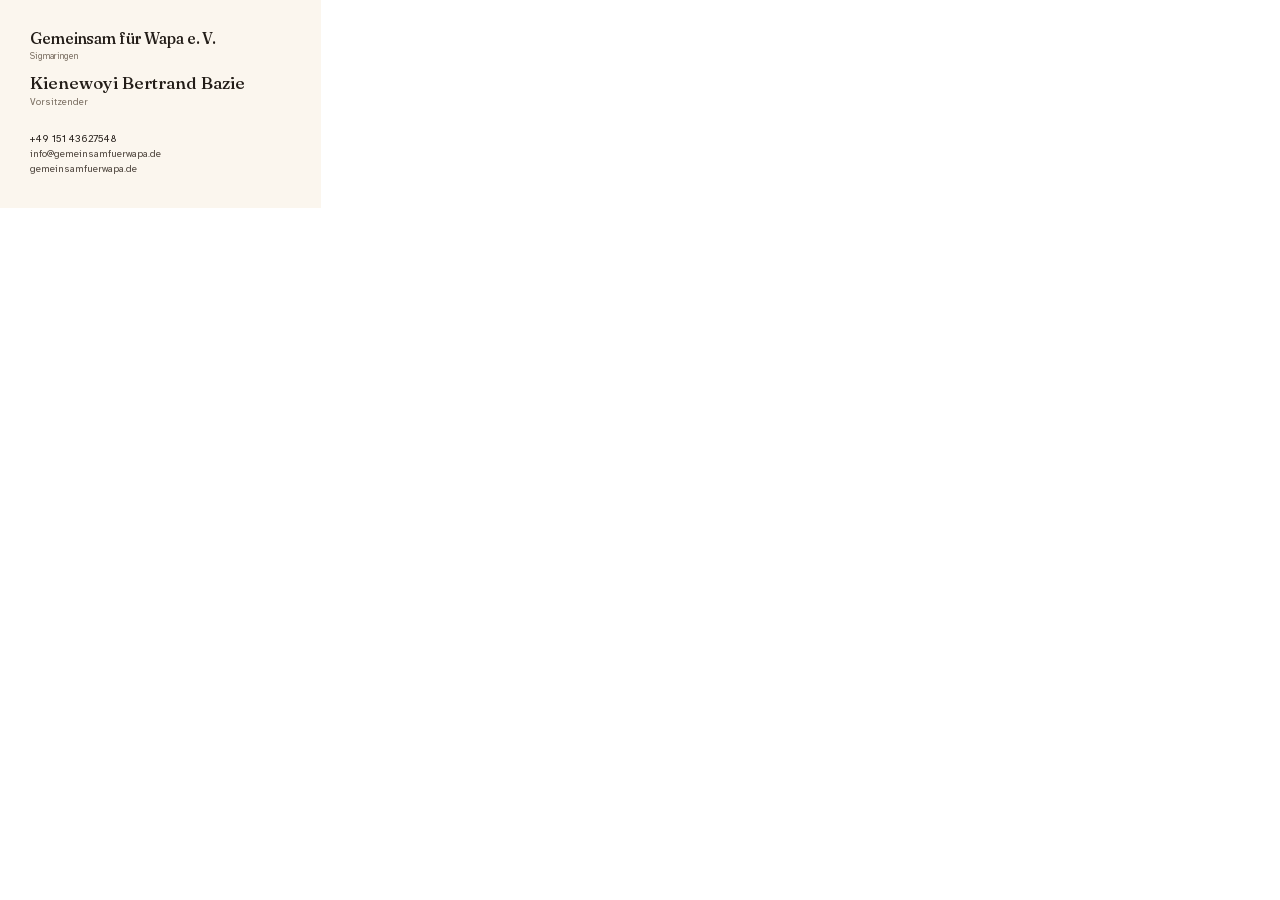
<file: werkzeug/visitenkarte.html>
<!DOCTYPE html>
<html lang="de">
<head>
<meta charset="utf-8">
<title>Visitenkarte</title>
<link rel="stylesheet" href="../fonts.css">
<style>
/* Fassung A. 85 × 55 mm, einseitig, ohne Anschnitt.
   Alle Maße in mm, @page gesetzt — der Ausdruck stimmt 1:1. */
:root{
  --gruen:#276F27; --ink:#231D18; --body:#4F463E; --leise:#7A6E61;
  --papier:#FBF6EE;
  --d:'Fraunces',Georgia,serif;
  --t:'Atkinson Hyperlegible',system-ui,sans-serif;
}
@page{size:85mm 55mm;margin:0}
*{box-sizing:border-box}
html,body{margin:0;padding:0;background:#fff}
.karte{width:85mm;height:55mm;background:var(--papier);overflow:hidden;
  padding:8mm;display:flex;flex-direction:column;
  font-family:var(--t);color:var(--body);-webkit-font-smoothing:antialiased}
.org{font-family:var(--d);font-size:4.2mm;color:var(--ink);font-weight:500;
  font-variation-settings:'SOFT' 16,'opsz' 50;line-height:1.1;letter-spacing:-.008em}
.ev{font-size:2.3mm;color:var(--leise);margin-top:.9mm}
.person{font-family:var(--d);font-size:4.6mm;color:var(--ink);font-weight:500;
  font-variation-settings:'SOFT' 14,'opsz' 40;line-height:1.1;margin-top:3mm}
.rolle{font-size:2.5mm;color:var(--leise);margin-top:.8mm}
.kontakt{margin-top:auto;font-size:2.6mm;line-height:1.55;color:var(--body)}
.kontakt .z{color:var(--ink)}
</style>
</head>
<body>
<div class="karte">
  <div>
    <div class="org">Gemeinsam für Wapa e.&nbsp;V.</div>
    <div class="ev">Sigmaringen</div>
  </div>
  <div class="person">Kienewoyi Bertrand Bazie</div>
  <div class="rolle">Vorsitzender</div>
  <div class="kontakt">
    <span class="z">+49 151 43627548</span><br>
    info@gemeinsamfuerwapa.de<br>
    gemeinsamfuerwapa.de
  </div>
</div>
</body>
</html>
</file>
<file: fonts.css>
@font-face {
  font-family: 'Fraunces';
  font-style: italic;
  font-weight: 300 700;
  font-display: swap;
  src: url(assets/fonts/fraunces-0.woff2) format('woff2');
  unicode-range: U+0100-02BA, U+02BD-02C5, U+02C7-02CC, U+02CE-02D7, U+02DD-02FF, U+0304, U+0308, U+0329, U+1D00-1DBF, U+1E00-1E9F, U+1EF2-1EFF, U+2020, U+20A0-20AB, U+20AD-20C0, U+2113, U+2C60-2C7F, U+A720-A7FF;
}
@font-face {
  font-family: 'Fraunces';
  font-style: italic;
  font-weight: 300 700;
  font-display: swap;
  src: url(assets/fonts/fraunces-1.woff2) format('woff2');
  unicode-range: U+0000-00FF, U+0131, U+0152-0153, U+02BB-02BC, U+02C6, U+02DA, U+02DC, U+0304, U+0308, U+0329, U+2000-206F, U+20AC, U+2122, U+2191, U+2193, U+2212, U+2215, U+FEFF, U+FFFD;
}
@font-face {
  font-family: 'Fraunces';
  font-style: normal;
  font-weight: 300 700;
  font-display: swap;
  src: url(assets/fonts/fraunces-2.woff2) format('woff2');
  unicode-range: U+0100-02BA, U+02BD-02C5, U+02C7-02CC, U+02CE-02D7, U+02DD-02FF, U+0304, U+0308, U+0329, U+1D00-1DBF, U+1E00-1E9F, U+1EF2-1EFF, U+2020, U+20A0-20AB, U+20AD-20C0, U+2113, U+2C60-2C7F, U+A720-A7FF;
}
@font-face {
  font-family: 'Fraunces';
  font-style: normal;
  font-weight: 300 700;
  font-display: swap;
  src: url(assets/fonts/fraunces-3.woff2) format('woff2');
  unicode-range: U+0000-00FF, U+0131, U+0152-0153, U+02BB-02BC, U+02C6, U+02DA, U+02DC, U+0304, U+0308, U+0329, U+2000-206F, U+20AC, U+2122, U+2191, U+2193, U+2212, U+2215, U+FEFF, U+FFFD;
}
@font-face {
  font-family: 'Atkinson Hyperlegible';
  font-style: italic;
  font-weight: 400;
  font-display: swap;
  src: url(assets/fonts/atkinson-0.woff2) format('woff2');
  unicode-range: U+0100-02BA, U+02BD-02C5, U+02C7-02CC, U+02CE-02D7, U+02DD-02FF, U+0304, U+0308, U+0329, U+1D00-1DBF, U+1E00-1E9F, U+1EF2-1EFF, U+2020, U+20A0-20AB, U+20AD-20C0, U+2113, U+2C60-2C7F, U+A720-A7FF;
}
@font-face {
  font-family: 'Atkinson Hyperlegible';
  font-style: italic;
  font-weight: 400;
  font-display: swap;
  src: url(assets/fonts/atkinson-1.woff2) format('woff2');
  unicode-range: U+0000-00FF, U+0131, U+0152-0153, U+02BB-02BC, U+02C6, U+02DA, U+02DC, U+0304, U+0308, U+0329, U+2000-206F, U+20AC, U+2122, U+2191, U+2193, U+2212, U+2215, U+FEFF, U+FFFD;
}
@font-face {
  font-family: 'Atkinson Hyperlegible';
  font-style: normal;
  font-weight: 400;
  font-display: swap;
  src: url(assets/fonts/atkinson-2.woff2) format('woff2');
  unicode-range: U+0100-02BA, U+02BD-02C5, U+02C7-02CC, U+02CE-02D7, U+02DD-02FF, U+0304, U+0308, U+0329, U+1D00-1DBF, U+1E00-1E9F, U+1EF2-1EFF, U+2020, U+20A0-20AB, U+20AD-20C0, U+2113, U+2C60-2C7F, U+A720-A7FF;
}
@font-face {
  font-family: 'Atkinson Hyperlegible';
  font-style: normal;
  font-weight: 400;
  font-display: swap;
  src: url(assets/fonts/atkinson-3.woff2) format('woff2');
  unicode-range: U+0000-00FF, U+0131, U+0152-0153, U+02BB-02BC, U+02C6, U+02DA, U+02DC, U+0304, U+0308, U+0329, U+2000-206F, U+20AC, U+2122, U+2191, U+2193, U+2212, U+2215, U+FEFF, U+FFFD;
}
@font-face {
  font-family: 'Atkinson Hyperlegible';
  font-style: normal;
  font-weight: 700;
  font-display: swap;
  src: url(assets/fonts/atkinson-4.woff2) format('woff2');
  unicode-range: U+0100-02BA, U+02BD-02C5, U+02C7-02CC, U+02CE-02D7, U+02DD-02FF, U+0304, U+0308, U+0329, U+1D00-1DBF, U+1E00-1E9F, U+1EF2-1EFF, U+2020, U+20A0-20AB, U+20AD-20C0, U+2113, U+2C60-2C7F, U+A720-A7FF;
}
@font-face {
  font-family: 'Atkinson Hyperlegible';
  font-style: normal;
  font-weight: 700;
  font-display: swap;
  src: url(assets/fonts/atkinson-5.woff2) format('woff2');
  unicode-range: U+0000-00FF, U+0131, U+0152-0153, U+02BB-02BC, U+02C6, U+02DA, U+02DC, U+0304, U+0308, U+0329, U+2000-206F, U+20AC, U+2122, U+2191, U+2193, U+2212, U+2215, U+FEFF, U+FFFD;
}
</file>
